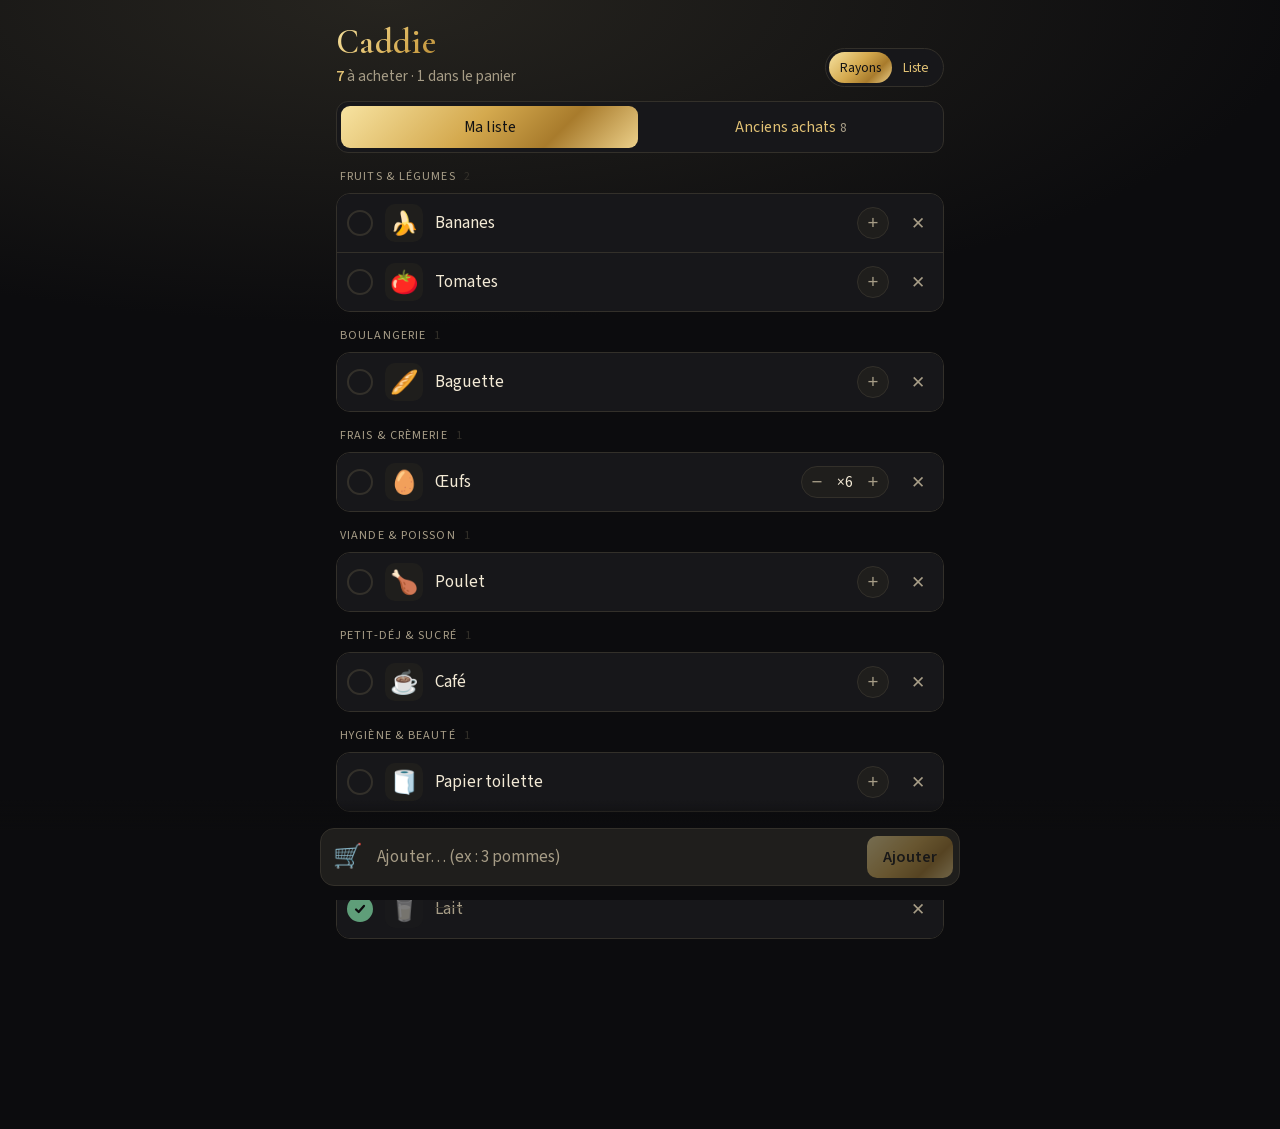
<file: courses/index.html>
<!DOCTYPE html>
<html lang="fr">
<head>
<meta charset="UTF-8">
<meta name="viewport" content="width=device-width, initial-scale=1, viewport-fit=cover">
<title>Caddie</title>
<meta name="claude:viewport-fit-sides" content="cover">
<meta name="color-scheme" content="dark">
<meta name="theme-color" content="#0c0c0e">
<meta name="mobile-web-app-capable" content="yes">
<meta name="apple-mobile-web-app-capable" content="yes">
<meta name="apple-mobile-web-app-status-bar-style" content="black-translucent">
<meta name="apple-mobile-web-app-title" content="Caddie">
<link rel="icon" href="icon-192.png">
<link rel="apple-touch-icon" href="icon-192.png">
<link rel="manifest" href="manifest.webmanifest">
<link rel="stylesheet" href="fonts/fonts.css">
<style>
  /* Une colonne : liste groupée par rayon, barre d'ajout fixée en bas. Palette des applis Dépenses / Coffre. */
  :root{
    --bg:#0c0c0e; --surface:#17171a; --surface2:#1f1e1c; --line:#33302a;
    --text:#f3ead6; --dim:#a69c86; --brass:#c89b3c; --brass2:#e2bd6a; --green:#5f9e79; --red:#c4635a;
    --sans:"Source Sans 3",system-ui,-apple-system,sans-serif; --serif:"Cormorant Garamond",Georgia,serif;
    color-scheme:dark;
  }
  *{box-sizing:border-box; -webkit-tap-highlight-color:transparent;}
  html,body{background:var(--bg);}
  body{margin:0; min-height:100vh; color:var(--text); font-family:var(--sans); font-size:16px; -webkit-font-smoothing:antialiased;
    padding-top:env(safe-area-inset-top,0px);}
  body::before{content:""; position:fixed; inset:0 0 auto; height:env(safe-area-inset-top,0px); z-index:10; background:var(--bg);}
  .wrap{max-width:640px; margin:0 auto; padding-left:max(16px,env(safe-area-inset-left,0px)); padding-right:max(16px,env(safe-area-inset-right,0px));
    padding-block:0 calc(190px + env(safe-area-inset-bottom,0px));}
  header{display:flex; align-items:flex-end; justify-content:space-between; gap:12px; padding:22px 0 14px;}
  h1{font-family:var(--serif); font-weight:600; font-size:2rem; margin:0; letter-spacing:-.01em;}
  .count{color:var(--dim); font-size:.9rem; margin-top:2px;}
  .count b{color:var(--brass2); font-weight:600;}
  .seg{display:flex; background:var(--surface); border:1px solid var(--line); border-radius:999px; padding:3px;}
  .seg button{border:0; background:none; color:var(--dim); font:inherit; font-size:.8rem; padding:6px 11px; border-radius:999px; cursor:pointer;}
  .seg button.on{background:var(--surface2); color:var(--text);}

  .tabs{display:flex; gap:4px; background:var(--surface); border:1px solid var(--line); border-radius:12px; padding:4px; margin:0 0 6px;}
  .tabs button{flex:1; border:0; background:none; color:var(--dim); font:inherit; font-size:.92rem; font-weight:500; padding:10px 8px; border-radius:9px; cursor:pointer;}
  .tabs button.on{background:var(--surface2); color:var(--brass2);}
  .tabs .n{font-size:.78rem; color:var(--dim); margin-left:4px; font-variant-numeric:tabular-nums;}
  .search{width:100%; margin:8px 0 2px; padding:12px 14px; background:var(--surface2); border:1px solid var(--line); border-radius:12px; color:var(--text); font:inherit;}
  .search:focus{outline:none; border-color:var(--brass);}
  .old .sub{display:block; font-size:.78rem; color:var(--dim); margin-top:2px;}
  .old .name{cursor:default;}
  .addold{flex:none; font:inherit; font-size:.88rem; font-weight:600; height:36px; padding:0 12px; border-radius:10px; cursor:pointer; background:none; border:1px solid var(--brass); color:var(--brass2);}
  .inlist{flex:none; font-size:.82rem; color:var(--green); padding:0 6px;}
  .group{margin-top:14px;}
  .ghead{display:flex; align-items:center; gap:8px; font-size:.72rem; letter-spacing:.09em; text-transform:uppercase; color:var(--dim); margin:0 0 8px 4px;}
  .ghead span.n{color:var(--line); font-variant-numeric:tabular-nums;}
  .list{background:var(--surface); border:1px solid var(--line); border-radius:14px; overflow:hidden;}
  .item{display:flex; align-items:center; gap:12px; padding:10px 8px 10px 10px; border-top:1px solid var(--line); min-height:58px; touch-action:pan-y; transition:transform .18s ease, opacity .18s ease; background:var(--surface);}
  .item:first-child{border-top:0;}
  .check{flex:none; width:26px; height:26px; border-radius:50%; border:2px solid var(--line); display:grid; place-items:center; background:none; padding:0; cursor:pointer;}
  .check svg{width:14px; height:14px; opacity:0;}
  .emo{flex:none; width:38px; height:38px; border-radius:10px; background:var(--surface2); display:grid; place-items:center; font-size:1.35rem; line-height:1;}
  .name{flex:1; min-width:0; font-size:1rem; overflow-wrap:anywhere; cursor:pointer; padding:6px 0;}
  .qty{flex:none; display:flex; align-items:center; background:var(--surface2); border:1px solid var(--line); border-radius:999px; height:32px;}
  .qty button{border:0; background:none; color:var(--dim); width:30px; height:30px; font-size:1.1rem; cursor:pointer; padding:0;}
  .qty .v{min-width:26px; text-align:center; font-variant-numeric:tabular-nums; font-size:.9rem; color:var(--text);}
  .qty.one .v{display:none;}
  .qty.one .minus{display:none;}
  .del{flex:none; border:0; background:none; color:var(--dim); width:34px; height:34px; border-radius:8px; cursor:pointer; font-size:1rem; padding:0;}
  .del:active{color:var(--red);}
  .item.done .check{border-color:var(--green); background:var(--green);}
  .item.done .check svg{opacity:1;}
  .item.done .name{color:var(--dim); text-decoration:line-through; text-decoration-color:var(--line);}
  .item.done .emo{opacity:.45; filter:grayscale(.6);}
  .item.done .qty{display:none;}
  .item.swiping{transition:none;}

  .basket-head{display:flex; align-items:center; justify-content:space-between; margin:26px 0 8px 4px;}
  .basket-head .ghead{margin:0; color:var(--green);}
  .linkbtn{border:0; background:none; color:var(--brass); font:inherit; font-size:.85rem; cursor:pointer; padding:6px 4px;}

  .empty{text-align:center; padding:56px 16px 24px; color:var(--dim);}
  .empty .big{font-size:3rem;}
  .empty h2{font-family:var(--serif); font-weight:600; color:var(--text); font-size:1.35rem; margin:10px 0 6px;}
  .empty p{margin:0 auto; max-width:30ch; line-height:1.5; font-size:.95rem;}

  .bar{position:fixed; left:0; right:0; bottom:0; z-index:5; background:linear-gradient(to top, var(--bg) 70%, transparent);
    padding:28px max(16px,env(safe-area-inset-right,0px)) calc(14px + env(safe-area-inset-bottom,0px)) max(16px,env(safe-area-inset-left,0px));}
  .bar-in{max-width:640px; margin:0 auto;}
  .chips{display:flex; gap:8px; overflow-x:auto; padding:2px 0 10px; scrollbar-width:none;}
  .chips::-webkit-scrollbar{display:none;}
  .chip{flex:none; display:flex; align-items:center; gap:6px; background:var(--surface); border:1px solid var(--line); color:var(--text); border-radius:999px; padding:7px 12px 7px 10px; font:inherit; font-size:.88rem; cursor:pointer; white-space:nowrap;}
  .chip:active{border-color:var(--brass);}
  .chip .plus{color:var(--brass);}
  form.add{display:flex; gap:8px; align-items:center; background:var(--surface2); border:1px solid var(--line); border-radius:14px; padding:6px 6px 6px 8px;}
  form.add:focus-within{border-color:var(--brass);}
  .preview{flex:none; width:38px; height:38px; display:grid; place-items:center; font-size:1.4rem; border-radius:10px; transition:transform .15s ease;}
  .preview.pop{transform:scale(1.18);}
  #newItem{flex:1; min-width:0; border:0; background:none; color:var(--text); font:inherit; font-size:1rem; padding:10px 2px; outline:none;}
  #newItem::placeholder{color:var(--dim);}
  .addbtn{flex:none; background:var(--brass); color:#1a1508; border:0; border-radius:10px; font:inherit; font-weight:600; padding:0 16px; height:42px; cursor:pointer;}
  .addbtn:disabled{opacity:.4;}

  .toast{position:fixed; left:50%; transform:translateX(-50%) translateY(20px); bottom:calc(150px + env(safe-area-inset-bottom,0px)); z-index:6;
    background:var(--surface2); border:1px solid var(--line); color:var(--text); border-radius:12px; padding:10px 10px 10px 14px; display:flex; gap:12px; align-items:center;
    font-size:.92rem; opacity:0; pointer-events:none; transition:opacity .2s, transform .2s; max-width:calc(100% - 32px); box-shadow:0 8px 24px rgba(0,0,0,.35);}
  .toast.show{opacity:1; transform:translateX(-50%) translateY(0); pointer-events:auto;}
  .toast button{border:0; background:none; color:var(--brass2); font:inherit; font-weight:600; cursor:pointer; padding:4px 6px;}

  .ask{flex:none; display:flex; gap:6px; align-items:center;}
  .ask button{font:inherit; font-size:.88rem; border-radius:10px; height:38px; padding:0 12px; cursor:pointer; border:1px solid var(--line); background:var(--surface2); color:var(--dim);}
  .ask .yes{background:var(--brass); border-color:var(--brass); color:#1a1508; font-weight:600;}
  .ask .yes.back{background:var(--surface2); border-color:var(--brass); color:var(--brass2);}
  .ask .yes.red{background:var(--red); border-color:var(--red); color:#fff;}
  .item.asking.deling{box-shadow:inset 3px 0 0 var(--red);}
  .item.asking{background:var(--surface2); box-shadow:inset 3px 0 0 var(--brass);}
  .item.asking .emo{background:var(--surface);}
  .item.asking .check{display:none;}
  .item.asking .name{overflow-wrap:normal; overflow:hidden; text-overflow:ellipsis; white-space:nowrap;}
  @media (max-width:380px){ .ask button{padding:0 9px; font-size:.82rem;} }

  [hidden]{display:none!important;}
  .emo{border:0; color:inherit; cursor:pointer; padding:0;}
  .sheet-bg{position:fixed; inset:0; z-index:20; background:rgba(0,0,0,.55); display:flex; align-items:flex-end; justify-content:center;}
  .sheet{width:100%; max-width:640px; max-height:70vh; display:flex; flex-direction:column; background:var(--surface); border:1px solid var(--line); border-bottom:0; border-radius:18px 18px 0 0;
    padding:16px max(16px,env(safe-area-inset-right,0px)) calc(16px + env(safe-area-inset-bottom,0px)) max(16px,env(safe-area-inset-left,0px));}
  .sheet h3{font-family:var(--serif); font-weight:600; margin:0 0 4px; font-size:1.2rem;}
  .sheet p{margin:0 0 12px; color:var(--dim); font-size:.88rem;}
  .grid{overflow-y:auto; display:grid; grid-template-columns:repeat(auto-fill,minmax(48px,1fr)); gap:6px;}
  .grid button{border:1px solid transparent; background:var(--surface2); border-radius:10px; height:48px; font-size:1.5rem; cursor:pointer; padding:0;}
  .grid button.on{border-color:var(--brass);}
  button:focus-visible,.name:focus-visible{outline:2px solid var(--brass); outline-offset:2px;}
  @media (prefers-reduced-motion:reduce){*{transition:none!important;}}

/* Thème Métro Dodo : écriture dorée, or dégradé, noir chaud */
:root{--bg:#0c0c0e;--surface:#17171a;--surface2:#1f1e1c;--line:#33302a;--text:#f3ead6;--dim:#a69c86;--brass:#d4a94e;--brass2:#e2c275;--brass-dim:#8f7331;
--s:#17171a;--s2:#1f1e1c;--gold:#d4a94e;--gold2:#e2c275;--mdgold:linear-gradient(135deg,#f7e3a1 0%,#d4a94e 45%,#a87b2c 72%,#ecd08a 100%)}
html,body{background:radial-gradient(120% 60% at 30% 0%,#26241f 0%,#0c0c0e 60%) fixed,#0c0c0e!important}
html{font-size:106.25%}
body{font-family:"Source Sans 3",system-ui,-apple-system,"Segoe UI",sans-serif}
*{font-variant-numeric:lining-nums}
h1,.titre-or{font-family:"Cormorant Garamond","DejaVu Serif",Georgia,serif!important;background:var(--mdgold);-webkit-background-clip:text;background-clip:text;color:transparent!important;font-weight:600!important;letter-spacing:.01em}
h1 button,h1 span,h1 a{color:var(--text)}
.addbtn,.ask .yes,.tabs button.on,.seg button.on{background:var(--mdgold)!important;color:#111113!important;border-color:transparent!important}
.tabs button:not(.on),.seg button:not(.on){color:var(--brass2)}

</style>
</head>
<body>
<div class="wrap">
  <header>
    <div>
      <h1>Caddie</h1>
      <div class="count" id="count"></div>
    </div>
    <div class="seg" role="group" aria-label="Affichage">
      <button type="button" id="vRayon" class="on">Rayons</button>
      <button type="button" id="vListe">Liste</button>
    </div>
  </header>
  <nav class="tabs" aria-label="Onglets">
    <button type="button" id="tList" class="on">Ma liste</button>
    <button type="button" id="tOld">Anciens achats<span class="n" id="oldN"></span></button>
  </nav>
  <main id="main"></main>
  <section id="old" hidden>
    <input class="search" id="oldSearch" type="search" placeholder="Chercher un ancien achat…" aria-label="Chercher un ancien achat" autocomplete="off">
    <div id="oldList"></div>
  </section>
</div>

<div class="bar" id="bar">
  <div class="bar-in">
    <div class="chips" id="chips" aria-label="Souvent acheté"></div>
    <form class="add" id="addForm" autocomplete="off">
      <div class="preview" id="preview" aria-hidden="true">🛒</div>
      <input id="newItem" type="text" placeholder="Ajouter… (ex : 3 pommes)" enterkeyhint="done" aria-label="Produit à ajouter">
      <button class="addbtn" id="addBtn" type="submit" disabled>Ajouter</button>
    </form>
  </div>
</div>

<div class="sheet-bg" id="sheet" hidden>
  <div class="sheet" role="dialog" aria-labelledby="sheetTitle">
    <h3 id="sheetTitle">Choisir l’emoji</h3>
    <p id="sheetSub">Il sera gardé pour la prochaine fois.</p>
    <div class="grid" id="emoGrid"></div>
  </div>
</div>

<div class="toast" id="toast" role="status"><span id="toastMsg"></span><button type="button" id="toastBtn">Annuler</button></div>

<script>
(function(){
'use strict';

/* ---------- Rayons ---------- */
const CATS = {
  f:{label:'Fruits & légumes', emo:'🥕'},
  b:{label:'Boulangerie', emo:'🥖'},
  c:{label:'Frais & crèmerie', emo:'🧀'},
  v:{label:'Viande & poisson', emo:'🥩'},
  e:{label:'Épicerie', emo:'🥫'},
  s:{label:'Petit-déj & sucré', emo:'🍫'},
  g:{label:'Surgelés', emo:'🧊'},
  d:{label:'Boissons', emo:'🧃'},
  h:{label:'Hygiène & beauté', emo:'🧴'},
  m:{label:'Maison & entretien', emo:'🧽'},
  a:{label:'Bébé & animaux', emo:'🐾'},
  z:{label:'Autre', emo:'🛍️'}
};
const CAT_ORDER = ['f','b','c','v','e','s','g','d','h','m','a','z'];

/* ---------- Dictionnaire : mot-clé | emoji | rayon ---------- */
const DICT_SRC = `
pomme|🍎|f;pomme verte|🍏|f;pomme de terre|🥔|f;patate|🥔|f;patate douce|🍠|f;banane|🍌|f;poire|🍐|f;orange|🍊|f;mandarine|🍊|f;clementine|🍊|f;citron|🍋|f;citron vert|🍋|f;
raisin|🍇|f;fraise|🍓|f;framboise|🍓|f;myrtille|🫐|f;cerise|🍒|f;peche|🍑|f;nectarine|🍑|f;abricot|🍑|f;prune|🍑|f;ananas|🍍|f;mangue|🥭|f;kiwi|🥝|f;melon|🍈|f;pasteque|🍉|f;
noix de coco|🥥|f;coco|🥥|f;avocat|🥑|f;tomate|🍅|f;tomate cerise|🍅|f;carotte|🥕|f;salade|🥬|f;laitue|🥬|f;mache|🥬|f;roquette|🥬|f;epinard|🥬|f;chou|🥬|f;chou fleur|🥦|f;brocoli|🥦|f;
concombre|🥒|f;courgette|🥒|f;cornichon|🥒|e;aubergine|🍆|f;poivron|🫑|f;piment|🌶️|f;mais|🌽|f;oignon|🧅|f;echalote|🧅|f;ail|🧄|f;champignon|🍄|f;haricot vert|🫛|f;petit pois|🫛|f;
poireau|🥬|f;radis|🥕|f;navet|🥕|f;betterave|🍠|f;celeri|🥬|f;fenouil|🥬|f;asperge|🥬|f;artichaut|🥬|f;potiron|🎃|f;citrouille|🎃|f;courge|🎃|f;butternut|🎃|f;
persil|🌿|f;basilic|🌿|f;coriandre|🌿|f;menthe|🌿|f;ciboulette|🌿|f;thym|🌿|f;gingembre|🫚|f;fruit|🍎|f;legume|🥕|f;
pain|🍞|b;baguette|🥖|b;pain de mie|🍞|b;croissant|🥐|b;pain au chocolat|🥐|b;chocolatine|🥐|b;brioche|🍞|b;viennoiserie|🥐|b;bagel|🥯|b;tortilla|🫓|b;wrap|🫓|b;pita|🫓|b;
lait|🥛|c;lait d amande|🥛|d;fromage|🧀|c;emmental|🧀|c;gruyere|🧀|c;comte|🧀|c;camembert|🧀|c;brie|🧀|c;mozzarella|🧀|c;parmesan|🧀|c;chevre|🧀|c;feta|🧀|c;raclette|🧀|c;rape|🧀|c;
beurre|🧈|c;margarine|🧈|c;creme|🥛|c;creme fraiche|🥛|c;yaourt|🥛|c;yogourt|🥛|c;skyr|🥛|c;fromage blanc|🥛|c;petit suisse|🥛|c;oeuf|🥚|c;dessert|🍮|c;flan|🍮|c;creme dessert|🍮|c;
jambon|🍖|v;lardon|🥓|v;bacon|🥓|v;saucisson|🥓|v;chorizo|🥓|v;saucisse|🌭|v;knacki|🌭|v;merguez|🌭|v;poulet|🍗|v;dinde|🍗|v;cuisse|🍗|v;viande|🥩|v;boeuf|🥩|v;steak|🥩|v;
steak hache|🍔|v;hache|🍔|v;porc|🥩|v;cote|🥩|v;veau|🥩|v;agneau|🥩|v;roti|🥩|v;escalope|🥩|v;poisson|🐟|v;saumon|🍣|v;cabillaud|🐟|v;colin|🐟|v;thon|🐟|e;sardine|🐟|e;crevette|🦐|v;
moule|🦪|v;surimi|🦀|v;pate|🍝|e;pates|🍝|e;spaghetti|🍝|e;tagliatelle|🍝|e;penne|🍝|e;coquillette|🍝|e;lasagne|🍝|e;nouille|🍜|e;riz|🍚|e;semoule|🍚|e;quinoa|🍚|e;
farine|🌾|e;sucre|🧂|e;sel|🧂|e;poivre|🧂|e;epice|🧂|e;huile|🫒|e;huile d olive|🫒|e;olive|🫒|e;vinaigre|🍶|e;moutarde|🌭|e;ketchup|🍅|e;mayonnaise|🥚|e;mayo|🥚|e;sauce|🥫|e;
sauce tomate|🥫|e;concentre|🥫|e;conserve|🥫|e;boite|🥫|e;soupe|🥣|e;bouillon|🥣|e;lentille|🫘|e;pois chiche|🫘|e;haricot|🫘|e;flageolet|🫘|e;chips|🥔|e;cacahuete|🥜|e;
noix|🌰|e;amande|🌰|e;noisette|🌰|e;pistache|🥜|e;apero|🥨|e;cracker|🍘|e;biscuit apero|🥨|e;levure|🌾|e;pizza|🍕|e;
cafe|☕|s;the|🍵|s;tisane|🍵|s;cacao|🍫|s;chocolat|🍫|s;nutella|🍫|s;pate a tartiner|🍫|s;confiture|🍯|s;miel|🍯|s;cereale|🥣|s;muesli|🥣|s;flocon d avoine|🥣|s;biscuit|🍪|s;
gateau|🍰|s;cookie|🍪|s;madeleine|🧁|s;compote|🍎|s;bonbon|🍬|s;sucette|🍭|s;crepe|🥞|s;gaufre|🧇|s;
glace|🍨|g;surgele|🧊|g;frite|🍟|g;glacon|🧊|g;
eau|💧|d;eau gazeuse|💧|d;jus|🧃|d;jus d orange|🧃|d;soda|🥤|d;coca|🥤|d;limonade|🥤|d;sirop|🧃|d;biere|🍺|d;vin|🍷|d;vin rouge|🍷|d;vin blanc|🥂|d;rose|🍷|d;champagne|🍾|d;
cidre|🍺|d;whisky|🥃|d;rhum|🥃|d;pastis|🥃|d;
dentifrice|🪥|h;brosse a dent|🪥|h;shampoing|🧴|h;shampooing|🧴|h;apres shampoing|🧴|h;gel douche|🧴|h;savon|🧼|h;deodorant|🧴|h;deo|🧴|h;creme solaire|🧴|h;rasoir|🪒|h;
coton|☁️|h;mouchoir|🤧|h;papier toilette|🧻|h;pq|🧻|h;serviette hygienique|🩹|h;tampon|🩹|h;pansement|🩹|h;medicament|💊|h;doliprane|💊|h;parfum|🌸|h;maquillage|💄|h;
lessive|🧺|m;adoucissant|🧺|m;liquide vaisselle|🧽|m;pastille lave vaisselle|🧽|m;eponge|🧽|m;javel|🧴|m;nettoyant|🧴|m;sac poubelle|🗑️|m;poubelle|🗑️|m;essuie tout|🧻|m;sopalin|🧻|m;
papier alu|📜|m;aluminium|📜|m;film|📜|m;pile|🔋|m;ampoule|💡|m;bougie|🕯️|m;allumette|🔥|m;
couche|👶|a;lingette|👶|a;petit pot|🍼|a;lait bebe|🍼|a;croquette|🐾|a;patee|🐾|a;litiere|🐱|a;chat|🐱|a;chien|🐶|a;
fleur|💐|z;journal|📰|z;cadeau|🎁|z;
yoghourt|🥛|c;yogurt|🥛|c;yaourt grec|🥛|c;danette|🍮|c;activia|🥛|c;actimel|🥛|c;kefir|🥛|c;lait de coco|🥥|e;lait d avoine|🥛|d;lait de soja|🥛|d;lait demi ecreme|🥛|c;lait entier|🥛|c;lait concentre|🥛|e;
creme liquide|🥛|c;creme epaisse|🥛|c;chantilly|🍦|c;mascarpone|🧀|c;ricotta|🧀|c;burrata|🧀|c;cheddar|🧀|c;gouda|🧀|c;edam|🧀|c;roquefort|🧀|c;bleu|🧀|c;reblochon|🧀|c;tomme|🧀|c;cantal|🧀|c;
munster|🧀|c;mimolette|🧀|c;saint nectaire|🧀|c;coulommiers|🧀|c;babybel|🧀|c;kiri|🧀|c;vache qui rit|🧀|c;boursin|🧀|c;st moret|🧀|c;fromage rape|🧀|c;halloumi|🧀|c;pecorino|🧀|c;gorgonzola|🧀|c;
oeufs|🥚|c;oeuf frais|🥚|c;pate brisee|🥧|c;pate feuilletee|🥧|c;pate sablee|🥧|c;pate a pizza|🍕|c;quiche|🥧|c;tarte|🥧|s;
abricot sec|🍑|e;figue|🍑|f;datte|🌴|e;grenade|🍎|f;litchi|🍒|f;fruit de la passion|🥭|f;papaye|🥭|f;goyave|🥭|f;kaki|🍅|f;pamplemousse|🍊|f;coing|🍐|f;mure|🫐|f;groseille|🍒|f;cassis|🫐|f;
rhubarbe|🥬|f;canneberge|🍒|f;cranberry|🍒|f;raisin sec|🍇|e;pruneau|🍑|e;fruit sec|🥜|e;fruits rouges|🍓|f;clementines|🍊|f;citron jaune|🍋|f;lime|🍋|f;plantain|🍌|f;
potimarron|🎃|f;panais|🥕|f;topinambour|🥔|f;endive|🥬|f;chicoree|🥬|f;cresson|🥬|f;blette|🥬|f;chou rouge|🥬|f;chou de bruxelles|🥬|f;chou kale|🥬|f;kale|🥬|f;pak choi|🥬|f;
salade verte|🥬|f;batavia|🥬|f;iceberg|🥬|f;feve|🫛|f;edamame|🫛|f;pousse de soja|🌱|f;germe|🌱|f;gousse d ail|🧄|f;oignon rouge|🧅|f;oignon nouveau|🧅|f;cebette|🧅|f;
pomme de terre nouvelle|🥔|f;grenaille|🥔|f;cerfeuil|🌿|f;estragon|🌿|f;aneth|🌿|f;romarin|🌿|f;laurier|🌿|f;sauge|🌿|f;origan|🌿|e;herbes de provence|🌿|e;curcuma|🧂|e;
cumin|🧂|e;paprika|🧂|e;curry|🍛|e;cannelle|🧂|e;muscade|🧂|e;vanille|🌼|e;safran|🧂|e;piment d espelette|🌶️|e;gros sel|🧂|e;fleur de sel|🧂|e;bicarbonate|🧂|m;
pain complet|🍞|b;pain aux cereales|🍞|b;pain de campagne|🍞|b;pain burger|🍔|b;pain hamburger|🍔|b;pain hot dog|🌭|b;pain pita|🫓|b;naan|🫓|b;biscotte|🍞|s;pain grille|🍞|s;
pain d epice|🍞|s;cracotte|🍞|s;galette|🫓|b;galette de riz|🍘|e;blinis|🥞|c;pancake|🥞|s;muffin|🧁|s;donut|🍩|s;beignet|🍩|s;macaron|🍪|s;eclair|🍰|b;tarte au citron|🥧|b;
mille feuille|🍰|b;flan patissier|🍮|b;chouquette|🥐|b;pain aux raisins|🥐|b;croissants|🥐|b;baguettes|🥖|b;ficelle|🥖|b;tradition|🥖|b;fougasse|🫓|b;
filet de poulet|🍗|v;blanc de poulet|🍗|v;aiguillette|🍗|v;nugget|🍗|g;cordon bleu|🍗|v;pilon|🍗|v;aile de poulet|🍗|v;canard|🦆|v;magret|🦆|v;lapin|🐇|v;pintade|🍗|v;caille|🍗|v;
entrecote|🥩|v;bavette|🥩|v;faux filet|🥩|v;rumsteck|🥩|v;filet mignon|🥩|v;cote de porc|🥩|v;cote de boeuf|🥩|v;echine|🥩|v;travers|🍖|v;ribs|🍖|v;gigot|🍖|v;souris d agneau|🍖|v;
boeuf bourguignon|🥩|v;pot au feu|🥩|v;blanquette|🥩|v;osso bucco|🥩|v;viande hachee|🍔|v;boulette|🧆|v;burger|🍔|v;hamburger|🍔|v;kebab|🥙|v;gyros|🥙|v;cuisse de poulet|🍗|v;
jambon blanc|🍖|v;jambon cru|🍖|v;jambon de parme|🍖|v;serrano|🍖|v;prosciutto|🍖|v;coppa|🥓|v;pancetta|🥓|v;salami|🥓|v;rosette|🥓|v;pate de campagne|🍖|v;rillette|🍖|v;
foie gras|🍖|v;boudin|🌭|v;andouillette|🌭|v;chipolata|🌭|v;saucisse de strasbourg|🌭|v;saucisse de toulouse|🌭|v;hot dog|🌭|v;
filet de saumon|🍣|v;saumon fume|🍣|v;truite|🐟|v;dorade|🐟|v;bar|🐟|v;loup|🐟|v;merlu|🐟|v;lieu|🐟|v;sole|🐟|v;maquereau|🐟|e;hareng|🐟|e;anchois|🐟|e;morue|🐟|v;
lotte|🐟|v;espadon|🐟|v;tilapia|🐟|v;poisson pane|🐟|g;fish stick|🐟|g;calamar|🦑|v;encornet|🦑|v;seiche|🦑|v;poulpe|🐙|v;huitre|🦪|v;saint jacques|🐚|v;coquille|🐚|v;
homard|🦞|v;langouste|🦞|v;langoustine|🦐|v;crabe|🦀|v;bulot|🐚|v;bigorneau|🐚|v;oursin|🐚|v;fruits de mer|🦐|v;tarama|🐟|c;sushi|🍣|v;maki|🍣|v;sashimi|🍣|v;
tofu|🧈|c;tempeh|🧈|c;seitan|🧈|c;steak vegetal|🍔|c;falafel|🧆|c;houmous|🫘|c;guacamole|🥑|c;tzatziki|🥒|c;taboule|🥗|c;salade composee|🥗|c;carottes rapees|🥕|c;
macaroni|🍝|e;fusilli|🍝|e;farfalle|🍝|e;linguine|🍝|e;ravioli|🥟|c;tortellini|🥟|c;gnocchi|🥔|c;raviole|🥟|c;spatzle|🍝|e;nouilles chinoises|🍜|e;ramen|🍜|e;udon|🍜|e;soba|🍜|e;vermicelle|🍜|e;
riz basmati|🍚|e;riz thai|🍚|e;riz complet|🍚|e;risotto|🍚|e;riz rond|🍚|e;boulgour|🍚|e;couscous|🍚|e;polenta|🌽|e;sarrasin|🌾|e;avoine|🌾|e;flocon|🥣|s;maizena|🌾|e;fecule|🌾|e;
chapelure|🍞|e;levure chimique|🌾|e;sucre glace|🧂|e;sucre roux|🧂|e;cassonade|🧂|e;sucre vanille|🧂|e;edulcorant|🧂|e;sirop d erable|🍁|s;caramel|🍮|s;
huile de tournesol|🌻|e;huile de colza|🫒|e;huile de sesame|🫒|e;vinaigre balsamique|🍶|e;sauce soja|🥢|e;sauce pesto|🌿|e;pesto|🌿|e;sauce bolognaise|🥫|e;sauce barbecue|🥫|e;
sauce piquante|🌶️|e;tabasco|🌶️|e;harissa|🌶️|e;sriracha|🌶️|e;sauce samourai|🥫|e;sauce blanche|🥫|e;vinaigrette|🥗|e;cornichons|🥒|e;capre|🫒|e;tapenade|🫒|e;
coulis de tomate|🥫|e;tomate pelee|🥫|e;double concentre|🥫|e;mais en boite|🌽|e;haricot rouge|🫘|e;haricot blanc|🫘|e;petits pois carottes|🫛|e;ratatouille|🥫|e;cassoulet|🥫|e;
raviolis en boite|🥫|e;choucroute|🥬|v;paella|🥘|v;lasagnes|🍝|g;hachis parmentier|🥔|g;gratin|🥔|c;puree|🥔|e;
pop corn|🍿|e;popcorn|🍿|e;cacahuetes|🥜|e;noix de cajou|🥜|e;cajou|🥜|e;noix de pecan|🌰|e;noix du bresil|🌰|e;graine|🌱|e;graines de chia|🌱|e;sesame|🌱|e;olives|🫒|e;
tortilla chips|🌮|e;nachos|🌮|e;bretzel|🥨|e;crackers|🍘|e;tuc|🍘|e;curly|🥨|e;taco|🌮|e;burrito|🌯|e;fajita|🌯|e;kit fajitas|🌯|e;
pate a tartiner|🍫|s;beurre de cacahuete|🥜|s;speculoos|🍪|s;petit beurre|🍪|s;prince|🍪|s;oreo|🍪|s;granola|🥣|s;barre de cereales|🍫|s;barre chocolatee|🍫|s;
chocolat noir|🍫|s;chocolat au lait|🍫|s;chocolat blanc|🍫|s;tablette|🍫|s;kinder|🍫|s;bonbons|🍬|s;chewing gum|🍬|s;guimauve|🍡|s;marshmallow|🍡|s;reglisse|🍬|s;
cafe moulu|☕|s;cafe en grain|☕|s;capsule|☕|s;dosette|☕|s;nespresso|☕|s;cafe soluble|☕|s;the vert|🍵|s;the noir|🍵|s;infusion|🍵|s;chocolat en poudre|🍫|s;
glace vanille|🍨|g;sorbet|🍧|g;esquimau|🍦|g;cone|🍦|g;magnum|🍦|g;buche glacee|🍨|g;legumes surgeles|🧊|g;epinards surgeles|🥬|g;pizza surgelee|🍕|g;poelee|🍳|g;
eau minerale|💧|d;eau petillante|💧|d;perrier|💧|d;badoit|💧|d;evian|💧|d;cristaline|💧|d;jus de pomme|🧃|d;jus de raisin|🧃|d;jus multifruit|🧃|d;smoothie|🥤|d;
coca cola|🥤|d;pepsi|🥤|d;fanta|🥤|d;sprite|🥤|d;orangina|🥤|d;ice tea|🥤|d;the glace|🥤|d;oasis|🧃|d;boisson energisante|🥤|d;red bull|🥤|d;
biere blonde|🍺|d;biere brune|🍺|d;pack de biere|🍻|d;vin rose|🍷|d;prosecco|🥂|d;cremant|🍾|d;mousseux|🍾|d;vodka|🍸|d;gin|🍸|d;tequila|🥃|d;porto|🍷|d;martini|🍸|d;
liqueur|🥃|d;cognac|🥃|d;armagnac|🥃|d;calvados|🥃|d;sake|🍶|d;sangria|🍷|d;
brosse a dents|🪥|h;fil dentaire|🪥|h;bain de bouche|🪥|h;gel|🧴|h;mousse a raser|🪒|h;lame de rasoir|🪒|h;coton tige|☁️|h;demaquillant|🧴|h;creme hydratante|🧴|h;
lait corporel|🧴|h;vernis|💅|h;protege slip|🩹|h;mouchoirs|🤧|h;paracetamol|💊|h;ibuprofene|💊|h;vitamine|💊|h;
liquide vaisselle|🧽|m;tablette lave vaisselle|🧽|m;sel lave vaisselle|🧂|m;produit vaisselle|🧽|m;spray|🧴|m;desinfectant|🧴|m;vinaigre blanc|🍶|m;
serpillere|🧹|m;balai|🧹|m;gant|🧤|m;sac congelation|🛍️|m;papier cuisson|📜|m;film alimentaire|📜|m;sac|🛍️|m;assiette|🍽️|m;gobelet|🥤|m;
serviette|🧻|m;serviette en papier|🧻|m;essuie mains|🧻|m;desodorisant|🌸|m;insecticide|🦟|m;anti moustique|🦟|m;charbon|🔥|m;
couches|👶|a;lait infantile|🍼|a;biberon|🍼|a;tetine|🍼|a;nourriture chat|🐱|a;nourriture chien|🐶|a;friandise|🦴|a;os|🦴|a;
pizza|🍕|e;quiche lorraine|🥧|c;sandwich|🥪|c;croque monsieur|🥪|c;salade toute prete|🥗|c;plat prepare|🍱|c;soupe miso|🍲|e;gaspacho|🥣|d;veloute|🥣|e;nem|🥟|g;samoussa|🥟|g;
dim sum|🥟|g;gyoza|🥟|g;raviolis chinois|🥟|g;riz cantonais|🍚|g;onigiri|🍙|c;bento|🍱|c;curry vert|🍛|e;lait de coco|🥥|e;wasabi|🌶️|e;gingembre marine|🫚|e;
dattes|🌴|e;miel|🍯|s;yaourt nature|🥛|c;yaourt aux fruits|🥛|c;fromage frais|🧀|c;faisselle|🥛|c;compote a boire|🍎|s;gourde|🍎|s
`;
function norm(s){
  return s.toLowerCase().normalize('NFD').replace(/[̀-ͯ]/g,'').replace(/œ/g,'oe').replace(/æ/g,'ae')
    .replace(/['’\-_.,;:!?()]/g,' ').replace(/\s+/g,' ').trim();
}
function sing(w){ if(w.length>3 && /(s|x)$/.test(w)) return w.slice(0,-1); return w; }
function toks(s){ return norm(s).split(' ').filter(Boolean).map(sing); }
const DICT = DICT_SRC.split(';').map(x=>x.trim()).filter(Boolean).map(x=>{
  const [k,e,c] = x.split('|'); return {t:toks(k), e, c};
});
function lev(a,b,max){
  if(Math.abs(a.length-b.length)>max) return max+1;
  let prev=Array.from({length:b.length+1},(_,j)=>j);
  for(let i=1;i<=a.length;i++){
    const cur=[i]; let rowMin=i;
    for(let j=1;j<=b.length;j++){
      cur[j]=Math.min(prev[j]+1,cur[j-1]+1,prev[j-1]+(a[i-1]===b[j-1]?0:1));
      if(i>1&&j>1&&a[i-1]===b[j-2]&&a[i-2]===b[j-1]) cur[j]=Math.min(cur[j],prev[j-2]+1);
      rowMin=Math.min(rowMin,cur[j]);
    }
    if(rowMin>max) return max+1; prev=cur;
  }
  return prev[b.length];
}
// 0 = identique, 1 = faute de frappe, 2 = début du mot (en train d'écrire), -1 = différent
function close(w,k,last){
  if(w===k) return 0;
  if(k.length>=4 && w.length>=3){
    const tol = k.length>=7 ? 2 : 1;
    if(lev(w,k,tol)<=tol) return 1;
  }
  if(last && w.length>=3 && k.startsWith(w)) return 2;
  return -1;
}
function guess(name){
  const t = toks(name); if(!t.length) return null;
  let best=null;
  for(const d of DICT){
    const L=d.t.length;
    for(let i=0;i+L<=t.length;i++){
      let ok=true, pen=0;
      for(let j=0;j<L;j++){ const r=close(t[i+j],d.t[j], i+j===t.length-1); if(r<0){ok=false;break;} pen+=r; }
      if(ok){
        // le premier mot compte le plus (« yaourt à la fraise » = yaourt), puis le plus long, puis le plus exact
        const score = -i*10 + L*2 - pen;
        if(!best || score>best.s) best={e:d.e,c:d.c,s:score};
        break;
      }
    }
  }
  return best;
}

/* ---------- Saisie : « 3 pommes », « pommes x3 » ---------- */
function parse(raw){
  let s = raw.trim().replace(/\s+/g,' '); let q=1, m;
  if((m = s.match(/^(\d{1,2})\s+(?!(?:kg|g|gr|l|cl|ml)\b)(.+)$/i))){ q=+m[1]; s=m[2]; }
  else if((m = s.match(/^(.+?)\s*[x×*]\s*(\d{1,2})$/i))){ s=m[1]; q=+m[2]; }
  s = s.charAt(0).toUpperCase()+s.slice(1);
  return {name:s, qty:Math.max(1,Math.min(99,q||1))};
}

/* ---------- Stockage ---------- */
const KEY='courses-v1';
const store = {
  load(){ try{ const d=JSON.parse(localStorage.getItem(KEY)||'null'); if(d&&Array.isArray(d.items)) return d; }catch(e){} return null; },
  save(){ try{ localStorage.setItem(KEY, JSON.stringify(state)); }catch(e){} }
};
let state = store.load() || {
  view:'rayon', items:[], hist:{}
};
if(!state.hist) state.hist={};
const uid=()=>Date.now().toString(36)+Math.random().toString(36).slice(2,6);

/* ---------- Éléments ---------- */
const $=id=>document.getElementById(id);
const main=$('main'), input=$('newItem'), preview=$('preview'), addBtn=$('addBtn'), chips=$('chips');

/* ---------- Actions ---------- */
function addItem(raw){
  const p=parse(raw); if(!p.name) return;
  const key=norm(p.name);
  const ex=state.items.find(i=>norm(i.name)===key);
  if(ex){ ex.qty = ex.done ? p.qty : (ex.qty + p.qty); ex.done=false; }
  else {
    const g=guess(p.name), h=state.hist[key];
    state.items.unshift({id:uid(), name:p.name, qty:p.qty, done:false, emo:(h&&h.custom&&h.emo)||(g&&g.e)||(h&&h.emo)||'🛒', cat:(g&&g.c)||(h&&h.cat)||'z'});
  }
  const it=state.items.find(i=>norm(i.name)===key);
  const h=state.hist[key]||{name:p.name, n:0};
  h.n++; h.name=p.name; if(!h.custom) h.emo=it.emo; h.cat=it.cat; h.t=Date.now(); state.hist[key]=h;
  store.save(); render();
}
/* Toucher un produit demande d'abord confirmation */
let askClear=false;
let askId=null, askT=null, askMode='cart';
function ask(id,mode='cart'){ askId = (askId===id && askMode===mode) ? null : id; askMode=mode; clearTimeout(askT); if(askId) askT=setTimeout(()=>{ askId=null; render(); },6000); render(); }
function toggle(id){ askId=null; clearTimeout(askT); const it=state.items.find(i=>i.id===id); if(!it) return; it.done=!it.done; store.save(); render(); }
function setQty(id,d){ const it=state.items.find(i=>i.id===id); if(!it) return; it.qty=Math.max(1,Math.min(99,it.qty+d)); store.save(); render(); }
let undo=null, toastT=null;
function removeItem(id){
  const idx=state.items.findIndex(i=>i.id===id); if(idx<0) return;
  const [it]=state.items.splice(idx,1); store.save(); render();
  showToast(`${it.emo} ${it.name} supprimé`, ()=>{ state.items.splice(idx,0,it); });
}
function clearBasket(){
  const removed=state.items.map((it,idx)=>({it,idx})).filter(x=>x.it.done);
  if(!removed.length) return;
  state.items=state.items.filter(i=>!i.done); store.save(); render();
  showToast(`Panier vidé (${removed.length})`, ()=>{ removed.forEach(r=>state.items.splice(r.idx,0,r.it)); });
}
function showToast(msg, onUndo){
  $('toastMsg').textContent=msg; undo=onUndo; $('toast').classList.add('show');
  clearTimeout(toastT); toastT=setTimeout(()=>{ $('toast').classList.remove('show'); undo=null; }, 4500);
}
$('toastBtn').addEventListener('click',()=>{ if(undo){ undo(); undo=null; store.save(); render(); } $('toast').classList.remove('show'); });

/* ---------- Rendu ---------- */
const esc=s=>s.replace(/[&<>"']/g,c=>({'&':'&amp;','<':'&lt;','>':'&gt;','"':'&quot;',"'":'&#39;'}[c]));
const CHECK='<svg viewBox="0 0 16 16" fill="none" stroke="#0c0c0e" stroke-width="2.6" stroke-linecap="round" stroke-linejoin="round"><path d="M3.5 8.5l3 3 6-7"/></svg>';
function row(it){
  const asking = askId===it.id, del = asking && askMode==='del';
  return `<div class="item${it.done?' done':''}${asking?' asking':''}${del?' deling':''}" data-id="${it.id}">
    <button class="check" data-act="toggle" aria-label="${it.done?'Remettre':'Cocher'} ${esc(it.name)}">${CHECK}</button>
    <button class="emo" data-act="emo" aria-label="Changer l’emoji">${it.emo}</button>
    <div class="name" data-act="toggle" tabindex="-1">${esc(it.name)}</div>
    ${asking ? `<div class="ask">
      <button type="button" data-act="no">Non</button>
      ${del ? `<button type="button" class="yes red" data-act="yes">Supprimer</button>` : `<button type="button" class="yes${it.done?' back':''}" data-act="yes">${it.done?'Remettre':'Au panier'}</button>`}
    </div>` : `<div class="qty${it.qty<=1?' one':''}">
      <button class="minus" data-act="minus" aria-label="Moins">−</button><span class="v">×${it.qty}</span><button data-act="plus" aria-label="Plus">+</button>
    </div>
    <button class="del" data-act="del" aria-label="Supprimer ${esc(it.name)}">✕</button>`}
  </div>`;
}
function render(){
  const abc=(x,y)=>x.name.localeCompare(y.name,'fr',{sensitivity:'base',numeric:true});
  const todo=state.items.filter(i=>!i.done).sort(abc), done=state.items.filter(i=>i.done).sort(abc);
  $('count').innerHTML = state.items.length
    ? (todo.length ? `<b>${todo.length}</b> à acheter${done.length?` · ${done.length} dans le panier`:''}` : `Tout est dans le panier 🎉`)
    : 'Liste vide';
  $('vRayon').classList.toggle('on', state.view==='rayon'); $('vListe').classList.toggle('on', state.view!=='rayon');
  let html='';
  if(!state.items.length){
    html=`<div class="empty"><div class="big">🧺</div><h2>Rien à acheter</h2><p>Tape un produit en bas, l’emoji et le rayon se mettent tout seuls.</p></div>`;
  } else {
    if(todo.length){
      if(state.view==='rayon'){
        for(const c of CAT_ORDER){
          const g=todo.filter(i=>i.cat===c); if(!g.length) continue;
          html+=`<section class="group"><div class="ghead">${CATS[c].label} <span class="n">${g.length}</span></div><div class="list">${g.map(row).join('')}</div></section>`;
        }
      } else {
        html+=`<section class="group"><div class="list">${todo.map(row).join('')}</div></section>`;
      }
    }
    if(done.length){
      html+=`<div class="basket-head"><div class="ghead">✓ Dans le panier <span class="n">${done.length}</span></div>${askClear ? `<div class="ask"><button type="button" data-act="clearNo">Non</button><button type="button" class="yes red" data-act="clearYes">Vider</button></div>` : `<button class="linkbtn" data-act="clear">Vider le panier</button>`}</div>
        <div class="list">${done.map(row).join('')}</div>`;
    }
  }
  main.innerHTML=html;
  renderChips();
  renderTabs();
}

/* ---------- Onglet « Anciens achats » ---------- */
let tab='list', forgetKey=null;
function renderTabs(){
  const isOld = tab==='old';
  $('tList').classList.toggle('on',!isOld); $('tOld').classList.toggle('on',isOld);
  main.hidden=isOld; $('old').hidden=!isOld; $('bar').hidden=isOld;
  document.querySelector('.seg').style.visibility = isOld ? 'hidden' : '';
  const nOld=Object.keys(state.hist).length; $('oldN').textContent = nOld ? nOld : '';
  if(isOld){ $('count').innerHTML = nOld ? `<b>${nOld}</b> produits déjà achetés` : 'Aucun ancien achat'; renderOld(); }
}
function renderOld(){
  const inList=new Set(state.items.filter(i=>!i.done).map(i=>norm(i.name)));
  const q=norm($('oldSearch').value);
  const all=Object.entries(state.hist).map(([k,h])=>({k,...h})).filter(h=>!q||h.k.includes(q))
    .sort((a,b)=>a.name.localeCompare(b.name,'fr',{sensitivity:'base',numeric:true}));
  let html='';
  if(!Object.keys(state.hist).length){
    html=`<div class="empty"><div class="big">🧾</div><h2>Pas encore d’anciens achats</h2><p>Chaque produit que tu ajoutes à ta liste sera gardé ici pour la prochaine fois.</p></div>`;
  } else if(!all.length){
    html=`<div class="empty"><p>Rien ne correspond à « ${esc($('oldSearch').value)} ».</p></div>`;
  } else {
    for(const c of CAT_ORDER){
      const g=all.filter(h=>(h.cat||'z')===c); if(!g.length) continue;
      html+=`<section class="group"><div class="ghead">${CATS[c].label} <span class="n">${g.length}</span></div><div class="list">${g.map(h=>{
        const asking=forgetKey===h.k;
        const right = asking
          ? `<div class="ask"><button type="button" data-oact="forgetNo">Non</button><button type="button" class="yes red" data-oact="forgetYes">Oublier</button></div>`
          : (inList.has(h.k) ? `<span class="inlist">✓ Dans la liste</span>` : `<button type="button" class="addold" data-oact="add">+ Ajouter</button>`)
            + `<button class="del" data-oact="forget" aria-label="Oublier ${esc(h.name)}">✕</button>`;
        return `<div class="item old${asking?' asking deling':''}" data-key="${esc(h.k)}">
          <div class="emo" style="display:grid">${h.emo||'🛒'}</div>
          <div class="name">${esc(h.name)}<span class="sub">Acheté ${h.n>1?h.n+' fois':'1 fois'}</span></div>
          ${right}
        </div>`;}).join('')}</div></section>`;
    }
  }
  $('oldList').innerHTML=html;
}
$('oldList').addEventListener('click',e=>{
  const b=e.target.closest('[data-oact]'); const r=e.target.closest('.item');
  if(!b||!r){ if(forgetKey){ forgetKey=null; renderOld(); } return; }
  const k=r.dataset.key, h=state.hist[k]; const a=b.dataset.oact;
  if(a==='add' && h){ addItem(h.name); }
  else if(a==='forget'){ forgetKey=k; renderOld(); }
  else if(a==='forgetNo'){ forgetKey=null; renderOld(); }
  else if(a==='forgetYes'){ forgetKey=null; delete state.hist[k]; store.save(); render(); }
});
$('oldSearch').addEventListener('input',renderOld);
$('tList').addEventListener('click',()=>{ tab='list'; forgetKey=null; render(); window.scrollTo(0,0); });
$('tOld').addEventListener('click',()=>{ tab='old'; askId=null; render(); window.scrollTo(0,0); });
function renderChips(){
  const inList=new Set(state.items.filter(i=>!i.done).map(i=>norm(i.name)));
  const q=norm(input.value);
  if(!q){ chips.innerHTML=''; chips.hidden=true; return; }
  let list=Object.entries(state.hist).filter(([k])=>!inList.has(k));
  if(q) list=list.filter(([k])=>k.includes(q) && k!==q);
  list.sort((a,b)=>(b[1].n-a[1].n)||(b[1].t-a[1].t));
  list=list.slice(0,10);
  chips.innerHTML=list.map(([k,h])=>`<button type="button" class="chip" data-key="${esc(k)}"><span>${h.emo}</span>${esc(h.name)}<span class="plus">+</span></button>`).join('');
  chips.hidden=!list.length;
}

/* ---------- Événements ---------- */
main.addEventListener('click',e=>{
  const b=e.target.closest('[data-act]');
  if(askId && (!b || !b.closest('.item') || b.closest('.item').dataset.id!==askId) && !(b && (b.dataset.act==='toggle'||b.dataset.act==='del'))){ askId=null; render(); if(!b) return; }
  if(!b) return;
  if(b.dataset.act==='clear'){ askClear=true; render(); return; }
  if(b.dataset.act==='clearNo'){ askClear=false; render(); return; }
  if(b.dataset.act==='clearYes'){ askClear=false; clearBasket(); return; }
  const row=b.closest('.item'); if(!row) return; const id=row.dataset.id;
  ({emo:()=>openPicker(id), toggle:()=>ask(id), yes:()=>{ if(askMode==='del'){ askId=null; removeItem(id); } else toggle(id); }, no:()=>{askId=null; render();}, plus:()=>setQty(id,1), minus:()=>setQty(id,-1), del:()=>ask(id,'del')})[b.dataset.act]?.();
});
chips.addEventListener('click',e=>{
  const c=e.target.closest('.chip'); if(!c) return; const h=state.hist[c.dataset.key]; if(h){ addItem(h.name); input.value=''; updatePreview(); }
});
$('addForm').addEventListener('submit',e=>{ e.preventDefault(); if(!input.value.trim()) return; addItem(input.value); input.value=''; updatePreview(); input.focus(); });
let lastEmo='🛒';
function updatePreview(){
  const v=input.value.trim(); addBtn.disabled=!v;
  let emo='🛒';
  if(v){ const p=parse(v), g=guess(p.name), h=state.hist[norm(p.name)]; emo=(h&&h.custom&&h.emo)||(g&&g.e)||(h&&h.emo)||'🛒'; }
  if(emo!==lastEmo){ preview.textContent=emo; preview.classList.add('pop'); setTimeout(()=>preview.classList.remove('pop'),150); lastEmo=emo; }
  renderChips();
}
input.addEventListener('input',updatePreview);
$('vRayon').addEventListener('click',()=>{ state.view='rayon'; store.save(); render(); });
$('vListe').addEventListener('click',()=>{ state.view='liste'; store.save(); render(); });

document.addEventListener('click',e=>{ if(askId && !e.target.closest('#main')){ askId=null; render(); } }, true);

/* Choisir l'emoji soi-même */
const EXTRA_EMO='🍎🍏🍐🍊🍋🍌🍉🍇🍓🫐🍈🍒🍑🥭🍍🥥🥝🍅🍆🥑🫒🥦🥬🥒🌶️🫑🌽🥕🧄🧅🥔🍠🫚🫛🫘🥜🌰🍄🌿🌱🍞🥐🥖🫓🥨🥯🥞🧇🧀🍖🍗🥩🥓🍔🍟🍕🌭🥪🌮🌯🥙🧆🥚🍳🥘🍲🥣🥗🍿🧈🧂🥫🍱🍘🍙🍚🍛🍜🍝🍣🍤🍥🥟🦪🦀🦞🦐🦑🐟🍦🍧🍨🍩🍪🎂🍰🧁🥧🍫🍬🍭🍮🍯🍼🥛☕🫖🍵🧃🥤🧋🍶🍺🍻🥂🍷🥃🍸🍹🍾🧊💧🧴🧼🪥🧻🧽🧹🧺🗑️💊🩹💄🪒🔋💡🕯️🐾🐱🐶👶🛒🛍️🎁💐';
let pickId=null;
function openPicker(id){
  const it=state.items.find(i=>i.id===id); if(!it) return; pickId=id;
  const set=[]; for(const ch of Array.from(new Intl.Segmenter('fr',{granularity:'grapheme'}).segment(EXTRA_EMO),x=>x.segment)) if(!set.includes(ch)) set.push(ch);
  for(const d of DICT) if(!set.includes(d.e)) set.push(d.e);
  $('sheetTitle').textContent='Emoji pour « '+it.name+' »';
  $('emoGrid').innerHTML=set.map(e=>`<button type="button" class="${e===it.emo?'on':''}">${e}</button>`).join('');
  $('sheet').hidden=false;
}
$('emoGrid').addEventListener('click',e=>{
  const b=e.target.closest('button'); if(!b) return;
  const it=state.items.find(i=>i.id===pickId);
  if(it){ it.emo=b.textContent; const k=norm(it.name); const h=state.hist[k]||{name:it.name,n:0,cat:it.cat,t:Date.now()}; h.emo=it.emo; h.custom=true; state.hist[k]=h; store.save(); render(); }
  $('sheet').hidden=true;
});
$('sheet').addEventListener('click',e=>{ if(e.target.id==='sheet') $('sheet').hidden=true; });

/* Glisser vers la gauche pour supprimer */
let sw=null;
main.addEventListener('touchstart',e=>{ const r=e.target.closest('.item'); if(!r||e.target.closest('button')) return; sw={r,x:e.touches[0].clientX,y:e.touches[0].clientY,dx:0}; },{passive:true});
main.addEventListener('touchmove',e=>{ if(!sw) return; const dx=e.touches[0].clientX-sw.x, dy=e.touches[0].clientY-sw.y;
  if(Math.abs(dy)>Math.abs(dx)&&Math.abs(sw.dx)<8){ sw=null; return; }
  sw.dx=Math.min(0,dx); sw.r.classList.add('swiping'); sw.r.style.transform=`translateX(${sw.dx}px)`; sw.r.style.opacity=String(1+sw.dx/300); },{passive:true});
main.addEventListener('touchend',()=>{ if(!sw) return; const {r,dx}=sw; sw=null; r.classList.remove('swiping');
  if(dx<-110){ r.style.transform=''; r.style.opacity=''; ask(r.dataset.id,'del'); }
  else { r.style.transform=''; r.style.opacity=''; } });

/* Exemple au tout premier lancement, pour voir à quoi ça ressemble */
if(!store.load() && !state.items.length){
  ['Bananes','6 œufs','Lait','Baguette','Tomates','Poulet','Café','Papier toilette'].forEach(addItem);
  state.items.find(i=>i.name==='Lait').done=true; store.save();
}
render(); updatePreview();

/* Hors connexion (quand l'appli est installée) */
if('serviceWorker' in navigator && location.protocol==='https:'){
  try{ navigator.serviceWorker.register('sw.js').catch(()=>{}); }catch(e){}
}
})();
</script>
</body>
</html>
</file>
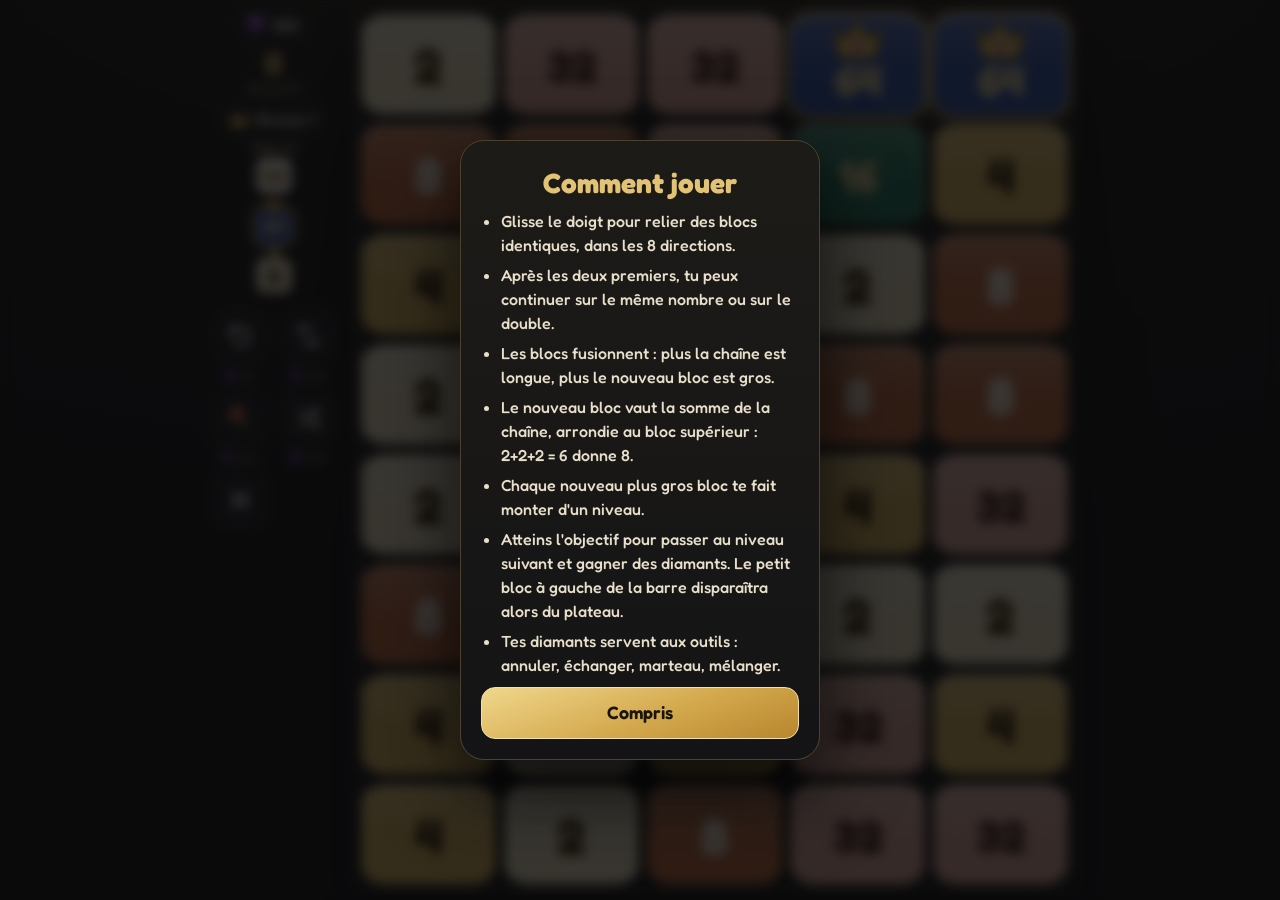
<file: fusion2248/index.html>
<!DOCTYPE html>
<html lang="fr">
<head>
<meta charset="utf-8">
<meta name="viewport" content="width=device-width,initial-scale=1,maximum-scale=1,user-scalable=no,viewport-fit=cover">
<meta name="theme-color" content="#070b24">
<title>Fusion 2248</title>
<link rel="manifest" href="manifest.webmanifest">
<link rel="icon" href="icon-192.png">
<link rel="apple-touch-icon" href="icon-512.png">
<meta name="mobile-web-app-capable" content="yes">
<link rel="preconnect" href="https://fonts.googleapis.com">
<link href="https://fonts.googleapis.com/css2?family=Fredoka:wght@500;600;700&display=swap" rel="stylesheet">
<style>
/* VOICE: joyeux, arcade de nuit, calme et sans pub
   IDEA: une boîte à bonbons lumineuse posée sous un ciel étoilé
   PICTURE: le plateau de blocs brillants, au centre, toute la place
   COLOUR and TYPE: nuit indigo, blocs couleur bonbon, or pour la couronne ; Fredoka
   LAYOUT: compteurs en haut, objectif, plateau, outils en bas */
:root{color-scheme:dark;--bg:#070b24;--ink:#f3f1ff;--mut:#a3abdc;--pan:#111943;--slot:#1a2356;--gold:#ffd25e}
*{box-sizing:border-box;min-width:0;-webkit-tap-highlight-color:transparent}
html,body{height:100%;margin:0}
body{background:radial-gradient(130% 75% at 50% -12%,#2a3786 0%,#111a4f 42%,#070b24 100%) fixed;color:var(--ink);font:600 16px/1.3 Fredoka,system-ui,sans-serif;overflow:hidden;overscroll-behavior:none;user-select:none;-webkit-user-select:none;touch-action:manipulation}
.sky{position:fixed;inset:0;pointer-events:none;opacity:.7;background-image:radial-gradient(1.6px 1.6px at 8% 14%,#fff 50%,transparent 51%),radial-gradient(1.2px 1.2px at 22% 62%,#fff 50%,transparent 51%),radial-gradient(1.8px 1.8px at 88% 22%,#fff 50%,transparent 51%),radial-gradient(1.2px 1.2px at 70% 80%,#fff 50%,transparent 51%),radial-gradient(1.4px 1.4px at 94% 58%,#fff 50%,transparent 51%),radial-gradient(1.2px 1.2px at 4% 88%,#fff 50%,transparent 51%),radial-gradient(1.5px 1.5px at 52% 6%,#fff 50%,transparent 51%),radial-gradient(1.1px 1.1px at 36% 94%,#fff 50%,transparent 51%);animation:tw 5s ease-in-out infinite alternate}
@keyframes tw{to{opacity:.35}}
#app{position:relative;height:100vh;height:100dvh;display:flex;flex-direction:column;align-items:center;padding:calc(env(safe-area-inset-top) + 10px) 12px calc(env(safe-area-inset-bottom) + 14px)}
.top{width:100%;max-width:640px;display:grid;grid-template-columns:1fr auto 1fr;align-items:center;gap:8px}.top>.pill:first-child{justify-self:start}.top>.pill:last-child{justify-self:end}
.pill{display:flex;align-items:center;gap:7px;background:#ffffff12;border:1px solid #ffffff24;border-radius:999px;padding:5px 14px 5px 7px;font-size:18px;min-height:40px}
.pill svg{width:26px;height:26px;flex:none}
.pill.shake{animation:sh .4s}
@keyframes sh{25%{transform:translateX(-6px)}50%{transform:translateX(6px)}75%{transform:translateX(-3px)}}
.mid{text-align:center}
#sc{font-size:clamp(28px,7.5vw,40px);font-weight:700;letter-spacing:.5px;line-height:1.05}
#bs{font-size:13px;color:var(--mut);font-weight:500}
.top{grid-template-columns:minmax(0,max-content) minmax(0,1fr) minmax(0,max-content)}.mid{min-width:0;overflow:hidden}
.wide .mid{width:100%;overflow:hidden}#sc,#bs{white-space:nowrap}
.gwrap{position:relative;width:min(88vw,380px);margin:16px auto 6px;height:52px;flex:none}.goal{position:relative;display:flex;align-items:center;gap:0;width:100%;height:100%}
.goal .lbl{position:absolute;right:0;top:-16px;width:44px;text-align:center;font-size:13px;color:var(--mut)}
.track{position:relative;flex:1;height:10px;margin:0 -2px;background:#ffffff1c;border-radius:99px}
.track i{position:absolute;left:0;top:0;bottom:0;border-radius:inherit;background:linear-gradient(90deg,#ff8a5b,#ffd166);transition:width .5s}
.track .mk{position:absolute;top:50%;transform:translate(-50%,-50%);transition:left .5s,bottom .5s}
.mini{position:relative;width:44px;height:44px;border-radius:10px;display:grid;place-items:center;font-weight:700;flex:none;box-shadow:inset 0 -3px 0 #0003,inset 0 2px 0 #ffffff40,0 3px 8px #0006;z-index:1}
.mini.k{box-shadow:0 0 0 2px var(--gold),0 0 14px #ffd25e88}
.mini.k::before{content:"";position:absolute;top:-12px;left:50%;width:22px;height:16px;transform:translateX(-50%);background:var(--crown) no-repeat center/contain}
.prev{position:absolute;inset:-4px -8px;z-index:3;border-radius:16px;background:#0c1438;border:1px solid #ffffff22;display:flex;align-items:center;justify-content:center;gap:10px;font-size:18px;color:#dfe3ff;opacity:0;pointer-events:none;transition:opacity .15s}.prev.on{opacity:1}
.play{flex:1;width:100%;display:flex;flex-direction:column;align-items:center;justify-content:center;gap:14px}.play.side{flex-direction:row;gap:22px}
.prev .mini{width:36px;height:36px;border-radius:9px}
.prev .sum{color:#fff;font-size:20px}
.board{position:relative;padding:6px;border-radius:20px;background:linear-gradient(#141d4d,#0e1540);box-shadow:inset 0 1px 0 #ffffff1a,0 24px 60px #0009,0 0 0 1px #ffffff10}
#grid{position:relative;overflow:hidden;border-radius:14px;touch-action:none}
.slot{position:absolute;border-radius:18%;background:var(--slot);box-shadow:inset 0 2px 4px #0005}
#ln{position:absolute;inset:0;width:100%;height:100%;pointer-events:none;z-index:1}
.t{position:absolute;left:0;top:0;z-index:2;transition:transform .26s cubic-bezier(.34,1.28,.64,1),opacity .2s;will-change:transform}
.f{position:relative;width:100%;height:100%;border-radius:18%;display:grid;place-items:center;transition:transform .12s,box-shadow .12s;box-shadow:inset 0 -5px 0 #0000002e,inset 0 3px 0 #ffffff45,0 4px 10px #0006}
.f::before{content:"";position:absolute;inset:0;border-radius:inherit;background:linear-gradient(#ffffff33,#ffffff00 55%);pointer-events:none}
.f b{position:relative;font-weight:700;letter-spacing:-.5px;text-shadow:0 1px 0 #0002;pointer-events:none}
.f svg{position:absolute;top:4%;left:50%;width:40%;transform:translateX(-50%);display:none;pointer-events:none}
.king .f{box-shadow:0 0 0 3px var(--gold),0 0 18px #ffd25e99,inset 0 -5px 0 #0000002e,inset 0 3px 0 #ffffff45}
.king .f svg{display:block}.king .f b{margin-top:22%}
.sel .f{transform:scale(.86);box-shadow:0 0 0 3px #fff,0 0 16px #ffffffaa}
.pick .f{box-shadow:0 0 0 4px var(--gold),0 0 20px var(--gold);animation:bob .7s ease-in-out infinite alternate}
@keyframes bob{to{transform:scale(.9)}}
.suck{opacity:0;transition:transform .19s ease-in,opacity .19s ease-in!important}
.pop .f{animation:pop .32s}
@keyframes pop{40%{transform:scale(1.2)}}
.boom .f{animation:boom .3s forwards}
@keyframes boom{to{transform:scale(1.5);opacity:0}}
.tools{display:flex;gap:12px;justify-content:center;padding-bottom:20px}.side .tools{flex-direction:column;gap:30px;padding-bottom:20px}
#app.wide{display:grid;grid-template-columns:136px auto;grid-template-rows:auto auto 1fr;column-gap:12px;justify-content:center;align-items:start;padding:calc(env(safe-area-inset-top) + 4px) 8px calc(env(safe-area-inset-bottom) + 4px)}
.wide .play{display:contents}
.wide .top{grid-column:1;grid-row:1;display:flex;flex-direction:column;align-items:center;gap:6px;margin-top:4px}
.wide .pill{font-size:16px;padding:3px 10px 3px 6px;min-height:34px;gap:5px}.wide .pill svg{width:22px;height:22px}
.wide #sc{font-size:30px}
.wide .gwrap{grid-column:1;grid-row:2;width:100%;height:136px;margin:22px 0 4px}
.wide .goal{flex-direction:column-reverse;align-items:center}
.wide .goal .mini{width:36px;height:36px;border-radius:9px}
.wide .goal .lbl{top:-19px;left:0;right:0;width:auto}
.wide .track{flex:1;width:8px;height:auto;margin:-2px 0}
.wide .track i{width:auto!important;right:0;top:auto;height:var(--p)}
.wide .track .mk{left:50%!important;top:auto;bottom:calc(18px + (100% - 36px) * var(--f));transform:translate(-50%,50%)}
.wide .prev{flex-direction:column;gap:4px;inset:-6px -4px}
.wide .board{grid-column:2;grid-row:1/4;align-self:center;padding:3px;border-radius:16px}
.wide .tools{grid-column:1;grid-row:3;display:grid;grid-template-columns:repeat(2,56px);gap:26px 12px;justify-content:center;margin-top:10px}
.wide .tb{width:56px;height:56px}.wide .tb>svg{width:28px;height:28px}
.tb{position:relative;width:62px;height:62px;border-radius:16px;background:#ffffff12;border:1px solid #ffffff28;display:grid;place-items:center;color:#fff;padding:0;cursor:pointer}
.tb svg{width:32px;height:32px}
.tb span{position:absolute;bottom:-21px;left:0;right:0;display:flex;justify-content:center;align-items:center;gap:3px;font-size:13px;color:var(--mut)}
.tb span svg{width:13px;height:13px}
.tb.on{background:#ffd25e2e;border-color:var(--gold);box-shadow:0 0 16px #ffd25e66}
.tb.poor{opacity:.5}
.tb:active{transform:scale(.94)}
#toast{position:fixed;left:50%;top:24%;transform:translate(-50%,10px);background:#1c2563f2;border:1px solid #ffffff30;border-radius:999px;padding:10px 20px;font-size:17px;opacity:0;pointer-events:none;transition:.25s;z-index:40;white-space:nowrap}
#toast.on{opacity:1;transform:translate(-50%,0)}
#rec{position:fixed;left:50%;top:38%;width:min(90vw,340px);transform:translate(-50%,-50%) scale(.6);opacity:0;pointer-events:none;z-index:41;text-align:center;transition:.3s cubic-bezier(.34,1.4,.64,1)}
#rec.on{opacity:1;transform:translate(-50%,-50%) scale(1)}
#rec .mini{width:96px;height:96px;border-radius:22px;margin:16px auto 10px;font-size:34px}
#rec .mini.k::before{top:-24px;width:44px;height:30px}
#rec h3{margin:0;font-size:30px;text-shadow:0 3px 12px #000a}
#rec p{margin:4px 0 0;font-size:18px;color:var(--gold);display:flex;gap:6px;align-items:center;justify-content:center}
#rec p svg{width:20px;height:20px}
#cf{position:fixed;inset:0;width:100%;height:100%;pointer-events:none;z-index:42}
.ov{position:fixed;inset:0;background:#040615cc;-webkit-backdrop-filter:blur(6px);backdrop-filter:blur(6px);display:none;place-items:center;z-index:50;padding:20px}
.ov.on{display:grid}
.card{max-height:calc(100dvh - 40px);overflow:auto;background:linear-gradient(#1c2660,#121a47);border:1px solid #ffffff22;border-radius:24px;padding:24px 20px 20px;width:min(360px,100%);text-align:center;box-shadow:0 30px 80px #000b}
.card h2{margin:0 0 6px;font-size:28px}
.card p{margin:6px 0 4px;color:var(--mut);font-weight:500;line-height:1.45}
.card .big{font-size:34px;color:#fff;font-weight:700}
.btn{display:block;width:100%;min-height:52px;border:0;border-radius:14px;font:inherit;font-size:18px;margin-top:10px;background:#ffffff16;color:#fff;cursor:pointer}
.btn.pri{background:linear-gradient(#ffdd72,#f5a623);color:#3a2300}
.btn.dan{background:linear-gradient(#ff6b63,#d93c3c)}
.row2{display:flex;gap:10px}.row2 .btn{flex:1}
.rules{text-align:left;margin:8px 0 0;padding-left:20px;color:#dfe3ff;font-weight:500;line-height:1.5}
.rules li{margin:6px 0}
.stat{display:flex;justify-content:space-between;align-items:center;gap:10px;padding:9px 2px;border-bottom:1px solid #ffffff14;font-size:17px}
.stat span{color:var(--mut);font-weight:500}
.stat .mini{width:40px;height:40px}
.hist{margin:10px 0 4px;text-align:left}
.hist h4{margin:6px 0;font-size:15px;color:var(--mut);font-weight:600}
.hrow{display:grid;grid-template-columns:auto 1fr auto;gap:10px;align-items:center;padding:5px 2px;font-size:16px}
.hrow span{color:var(--mut);font-weight:500;font-size:14px}
.hrow b{text-align:right}
.hrow .mini{width:32px;height:32px;border-radius:8px}
@media (prefers-reduced-motion:reduce){.sky{animation:none}.t{transition-duration:.01s}}

/* ============ THÈME OR (couleurs Maison : or sur fond sombre) ============ */
:root{--bg:#0c0c0e;--ink:#f3ead6;--mut:#a69c86;--pan:#17171a;--slot:#1c1a16;--gold:#e2c275}
body{background:radial-gradient(130% 75% at 50% -12%,#2a2416 0%,#141210 45%,#0c0c0e 100%) fixed;color:var(--ink)}
.sky{opacity:.35;filter:sepia(1) saturate(3) hue-rotate(-10deg)}
#sc{color:#e2c275;text-shadow:0 2px 10px #d4a94e33}
#bs{color:var(--mut)}
.pill{background:#17171a;border:1px solid #4a4130;color:#f3ead6}
.board{background:linear-gradient(#1b1915,#111113);box-shadow:inset 0 1px 0 #e2c27522,0 24px 60px #000c,0 0 0 1px #d4a94e55}
.slot{box-shadow:inset 0 2px 4px #000a,inset 0 0 0 1px #d4a94e14}
.f{box-shadow:inset 0 -5px 0 #0000003a,inset 0 3px 0 #ffffff40,inset 0 0 0 1.5px #f0d78c55,0 4px 10px #000a}
.f b{font-weight:800}
.track{background:#ffffff14}
.track i{background:linear-gradient(90deg,#b8862e,#f0d78c)}
.mini{box-shadow:inset 0 -3px 0 #0003,inset 0 2px 0 #ffffff40,inset 0 0 0 1px #f0d78c55,0 3px 8px #000a}
.prev{background:#141210;border-color:#4a4130;color:#f3ead6}
.tb{background:#17171a;border:1px solid #4a4130;color:#e2c275}
.tb span{color:var(--mut)}
.tb.on{background:#d4a94e2e;border-color:#e2c275;box-shadow:0 0 16px #e2c27566}
#toast{background:#17171af2;border:1px solid #d4a94e;color:#f3ead6}
/* fenêtres */
.ov{background:#0a0a0ccc}
.card{background:linear-gradient(#1d1b17,#141416);border:1px solid #4a4130}
.card h2{color:#e2c275}
.card .big{color:#f3ead6}
.btn{background:#ffffff10;color:#f3ead6;border:1px solid #33302a}
.btn.pri{background:linear-gradient(160deg,#f0d78c,#d4a94e 55%,#b8862e);color:#1a1508;border:1px solid #f3e2a6}
.rules{color:#e8dfcb}
.stat{border-bottom:1px solid #33302a}
</style>
</head>
<body>
<div class="sky"></div>
<div id="app">
  <div class="top">
    <div class="pill" id="gp"><svg viewBox="0 0 24 24"><path d="M6 3h12l4 6-10 12L2 9z" fill="#c26bff"/><path d="M2 9h20L12 21z" fill="#8f35e0"/><path d="M6 3l3 6 3-6 3 6 3-6M9 9l3 12 3-12" fill="none" stroke="#f3d3ff" stroke-width=".9" stroke-linejoin="round"/></svg><span id="gm">0</span></div>
    <div class="mid"><div id="sc">0</div><div id="bs">Record 0</div></div>
    <div class="pill" id="lv"><svg viewBox="0 0 24 18"><path d="M2 5l5 5 5-8 5 8 5-5-2 12H4z" fill="#ffd25e" stroke="#b87a00" stroke-width="1.2" stroke-linejoin="round"/><circle cx="12" cy="12" r="2" fill="#a63de8"/></svg><span id="lvn">Niveau 1</span></div>
  </div>
  <div class="gwrap"><div class="goal" id="goal"></div><div class="prev" id="prev"></div></div>
  <div class="play" id="play">
  <div class="board"><div id="grid"><div id="slots"></div><svg id="ln"></svg></div></div>
  <div class="tools">
    <button class="tb" data-k="undo" aria-label="Annuler le dernier coup"><svg viewBox="0 0 24 24" fill="none" stroke="#fff" stroke-width="2.4" stroke-linecap="round" stroke-linejoin="round"><path d="M4 4v6h6"/><path d="M4.6 10A8 8 0 1 1 6 17"/></svg><span></span></button>
    <button class="tb" data-k="swap" aria-label="Échanger deux blocs"><svg viewBox="0 0 24 24" fill="none" stroke="#fff" stroke-width="2.4" stroke-linecap="round" stroke-linejoin="round"><path d="M7 3L4 6l3 3M4 6h13M17 15l3 3-3 3M20 18H7"/></svg><span></span></button>
    <button class="tb" data-k="ham" aria-label="Marteau"><svg viewBox="0 0 24 24"><g transform="rotate(-40 12 12)"><rect x="10.6" y="9" width="2.8" height="13" rx="1.4" fill="#f5b15c"/><rect x="5" y="3" width="14" height="7.5" rx="2" fill="#ff5f57"/><rect x="5" y="3" width="14" height="2.6" rx="1.3" fill="#ff8f86"/></g></svg><span></span></button>
    <button class="tb" data-k="mix" aria-label="Mélanger"><svg viewBox="0 0 24 24" fill="none" stroke="#fff" stroke-width="2.3" stroke-linecap="round" stroke-linejoin="round"><path d="M3 6h4l10 12h4M3 18h4l3-3.6M14 9.6L17 6h4M18 3l3 3-3 3M18 15l3 3-3 3"/></svg><span></span></button>
    <button class="tb" data-k="menu" aria-label="Menu"><svg viewBox="0 0 24 24" fill="#fff"><rect x="6" y="5" width="4" height="14" rx="1.5"/><rect x="14" y="5" width="4" height="14" rx="1.5"/></svg></button>
  </div>
  </div>
</div>
<div id="toast"></div>
<div id="rec"></div>
<canvas id="cf"></canvas>

<div class="ov" id="menu"><div class="card">
  <h2>Pause</h2><p id="mbest"></p>
  <button class="btn pri" data-a="close">Reprendre</button>
  <button class="btn" data-a="fs" id="bfs">Plein écran</button>
  <button class="btn" data-a="rules">Règles du jeu</button>
  <button class="btn" data-a="stats">Mes résultats et sauvegarde</button>
  <div class="row2"><button class="btn" data-a="snd" id="bsnd"></button><button class="btn" data-a="vib" id="bvib"></button></div>
  <button class="btn dan" data-a="ask">Nouvelle partie</button>
</div></div>
<div class="ov" id="conf"><div class="card">
  <h2>Recommencer ?</h2><p>Ta partie en cours et ton score seront perdus. Tes diamants et ton record sont conservés.</p>
  <div class="row2"><button class="btn" data-a="close">Annuler</button><button class="btn dan" data-a="new">Recommencer</button></div>
</div></div>
<div class="ov" id="rules"><div class="card">
  <h2>Comment jouer</h2>
  <ul class="rules">
    <li>Glisse le doigt pour relier des blocs identiques, dans les 8 directions.</li>
    <li>Après les deux premiers, tu peux continuer sur le même nombre ou sur le double.</li>
    <li>Les blocs fusionnent : plus la chaîne est longue, plus le nouveau bloc est gros.</li>
    <li>Le nouveau bloc vaut la somme de la chaîne, arrondie au bloc supérieur : 2+2+2 = 6 donne 8.</li>
    <li>Chaque nouveau plus gros bloc te fait monter d'un niveau.</li>
    <li>Atteins l'objectif pour passer au niveau suivant et gagner des diamants. Le petit bloc à gauche de la barre disparaîtra alors du plateau.</li>
    <li>Tes diamants servent aux outils : annuler, échanger, marteau, mélanger.</li>
  </ul>
  <button class="btn pri" data-a="close">Compris</button>
</div></div>
<div class="ov" id="stats"><div class="card">
  <h2>Mes résultats</h2>
  <div id="stbody"></div>
  <button class="btn pri" data-a="export">Sauvegarder dans un fichier</button>
  <button class="btn" data-a="import">Restaurer une sauvegarde</button>
  <button class="btn" data-a="close">Fermer</button>
  <input type="file" id="fin" accept=".json,application/json" hidden>
</div></div>
<div class="ov" id="rconf"><div class="card">
  <h2>Restaurer ?</h2><p>Ta partie et tes résultats actuels seront remplacés par ceux de la sauvegarde.</p>
  <div class="row2"><button class="btn" data-a="close">Annuler</button><button class="btn dan" data-a="restore">Restaurer</button></div>
</div></div>
<div class="ov" id="over"><div class="card">
  <h2>Plus aucun coup</h2><p>Ton score</p><div class="big" id="osc">0</div>
  <button class="btn pri" data-a="rescue">Mélanger les blocs (offert)</button>
  <button class="btn dan" data-a="ask">Nouvelle partie</button>
</div></div>

<script>
{
const R=8,C=5,KEY='fusion2248';
/* couleurs Maison : or sur fond sombre (champagne, ors, bronze, cuivre, pierres précieuses, onyx) */
const PAL=[['#f3e6c4','#3a2a08'],['#e0b85a','#2a1a00'],['#c4693b','#fff6e6'],['#1f7a5c','#f3dc9a'],['#e3ab9a','#3b1712'],['#2a4fa8','#f3dc9a'],['#fffaf0','#8a6a1c'],['#8e2a3a','#f3dc9a'],['#49b39a','#0f2e26'],['#7a45b8','#f6e3a8'],['#a8772a','#fff3d0'],['#c23a46','#fff4e0'],['#2a2620','#e2c275'],['#2f8f9d','#fffaf0']];
const SUF=['','K','M','B','T'];
const FS=[0,.5,.44,.36,.29,.24];
const COST={undo:50,swap:100,ham:100,mix:150};
const CROWN='<svg viewBox="0 0 24 18"><path d="M2 5l5 5 5-8 5 8 5-5-2 12H4z" fill="#ffd25e" stroke="#b87a00" stroke-width="1.2" stroke-linejoin="round"/><circle cx="12" cy="12" r="2" fill="#a63de8"/></svg>';
const GEM='<svg viewBox="0 0 24 24"><path d="M6 3h12l4 6-10 12L2 9z" fill="#c26bff"/><path d="M2 9h20L12 21z" fill="#8f35e0"/></svg>';
document.documentElement.style.setProperty('--crown','url("data:image/svg+xml,'+encodeURIComponent(CROWN.replace('<svg','<svg xmlns="http://www.w3.org/2000/svg"'))+'")');
const $=s=>document.querySelector(s);
const grid=$('#grid'),ln=$('#ln');
const wait=ms=>new Promise(r=>setTimeout(r,ms));
const RM=matchMedia('(prefers-reduced-motion: reduce)').matches;
let S,G,cs=60,cw=60,ch=60,gap=6,nid=1,busy=false,drag=false,chain=[],mode=null,swapA=null,ac=null,shown=0;
const tiles=new Map();

const col=e=>PAL[(e-1)%PAL.length];
function lab(e){const v=2**e;if(v<1000)return String(v);let k=Math.floor(Math.log10(v)/3);let m=Math.floor(v/10**(3*k));if(m>=1000){m=Math.floor(m/1000);k++}if(m<1){m=Math.floor(v/10**(3*(k-1)));k--}
  let s;if(k<SUF.length)s=SUF[k];else{const i=k-SUF.length+1;s=i<26?String.fromCharCode(97+i):String.fromCharCode(96+Math.floor(i/26))+String.fromCharCode(97+i%26)}return m+s}
const fmt=n=>n<1e15?Math.floor(n).toLocaleString('fr-FR'):n.toExponential(2).replace('e+',' e');
const level=()=>Math.max(1,S.mx-7);
function spawnE(){const w=[32,26,19,12,7,4];let x=Math.random()*100;for(let i=0;i<w.length;i++){x-=w[i];if(x<0)return S.base+i}return S.base}
function resExp(ex){const m=Math.min(...ex);const s=ex.reduce((a,e)=>a+2**(e-m),0);let k=0;while(2**k<s)k++;return m+k}
const sumV=ex=>ex.reduce((a,e)=>a+2**e,0);
function mini(e,k){const[bg,ink]=col(e),s=lab(e);return `<div class="mini${k?' k':''}" style="background:${bg};color:${ink};font-size:${Math.round(44*FS[Math.min(s.length,5)])}px">${s}</div>`}

/* ---------- état ---------- */
function exps(){return G.map(r=>r.map(t=>t?t.e:0))}
function fromExps(g){return g.map(r=>r.map(e=>e?{id:nid++,e}:null))}
function save(){try{localStorage.setItem(KEY,JSON.stringify({...S,g:exps()}))}catch(e){}}
function load(){
  let d=null;try{d=JSON.parse(localStorage.getItem(KEY))}catch(e){}
  S={score:0,best:0,gems:300,mx:6,base:1,snd:true,vib:true,und:null,bestE:6,games:0,hist:[]};
  if(d&&Array.isArray(d.g)&&d.g.length===R&&d.g.every(r=>r.length===C)){Object.assign(S,d);delete S.g;G=fromExps(d.g)}
  else{if(d){for(const k of['best','gems','bestE','games','hist','snd','vib'])if(d[k]!=null)S[k]=d[k]}fresh()}
  if(!Array.isArray(S.hist))S.hist=[];S.bestE=Math.max(S.bestE||0,S.mx);
}
function archive(){if(S.score>0){S.hist.unshift({s:S.score,m:S.mx,d:Date.now()});S.hist=S.hist.slice(0,20);S.games=(S.games||0)+1}}
function fresh(){
  S.score=0;S.base=1;S.und=null;
  do{G=Array.from({length:R},()=>Array.from({length:C},()=>({id:nid++,e:spawnE()})))}while(!hasMove());
  S.mx=Math.max(...G.flat().map(t=>t.e));
}
function hasMove(){for(let r=0;r<R;r++)for(let c=0;c<C;c++){const t=G[r][c];if(!t)continue;for(let dr=-1;dr<=1;dr++)for(let dc=-1;dc<=1;dc++){if(!dr&&!dc)continue;const rr=r+dr,cc=c+dc;if(rr>=0&&rr<R&&cc>=0&&cc<C&&G[rr][cc]&&G[rr][cc].e===t.e)return true}}return false}

/* ---------- dessin ---------- */
function layout(){
  const app=$('#app'),play=$('#play'),st=getComputedStyle(app),pT=parseFloat(st.paddingTop),pB=parseFloat(st.paddingBottom);
  const Hall=innerHeight-pT-pB,Wall=innerWidth-24;
  const cA=Math.min((Wall-12)/C,(Hall-132-96-12)/R),cB=Hall-132>=450?Math.min((Wall-108)/C,(Hall-148)/R):0,cW=Hall>=540?Math.min((innerWidth-16-136-12-6)/C,(innerHeight-14-6)/R):0;
  const wide=cW>Math.max(cA,cB)*1.08;
  app.classList.toggle('wide',wide);
  if(wide){play.classList.remove('side');const s2=getComputedStyle(app),hh=innerHeight-parseFloat(s2.paddingTop)-parseFloat(s2.paddingBottom)-6;
    ch=Math.max(34,Math.floor(hh/R));cw=Math.max(34,Math.floor(Math.min((innerWidth-16-136-12-6)/C,ch*1.3)));cs=Math.min(cw,ch)}
  else{const top=play.getBoundingClientRect().top,H=innerHeight-top-pB,W=innerWidth-36;
    const a=Math.min(W/C,(H-112)/R),b=Math.min((W-96)/C,(H-16)/R),side=H>=450&&b>a*1.05;
    play.classList.toggle('side',side);cs=Math.max(34,Math.min(118,Math.floor(side?b:a)));cw=ch=cs}
  gap=Math.max(4,Math.round(cs*.085));
  grid.style.width=C*cw+'px';grid.style.height=R*ch+'px';
  let h='';for(let r=0;r<R;r++)for(let c=0;c<C;c++)h+=`<div class="slot" style="width:${cw-gap}px;height:${ch-gap}px;transform:translate(${c*cw+gap/2}px,${r*ch+gap/2}px)"></div>`;
  $('#slots').innerHTML=h;
  for(let r=0;r<R;r++)for(let c=0;c<C;c++){const t=G[r][c];if(!t)continue;const el=tiles.get(t.id);if(el){size(el);paint(el,t.e);setPos(el,r,c,true)}}
}
function size(el){el.style.width=(cw-gap)+'px';el.style.height=(ch-gap)+'px'}
function paint(el,e){const[bg,ink]=col(e),f=el.firstChild,s=lab(e),b=f.lastChild;f.style.background=bg;f.style.color=ink;b.textContent=s;b.style.fontSize=((cs-gap)*FS[Math.min(s.length,5)])+'px';el.classList.toggle('king',e===S.mx)}
function setPos(el,r,c,inst){if(inst)el.style.transition='none';el.style.transform=`translate(${c*cw+gap/2}px,${r*ch+gap/2}px)`;if(inst){el.offsetWidth;el.style.transition=''}}
function mkTile(t,r,c,fr=r){const el=document.createElement('div');el.className='t';el.innerHTML='<div class="f">'+CROWN+'<b></b></div>';size(el);paint(el,t.e);setPos(el,fr,c,true);grid.appendChild(el);tiles.set(t.id,el);if(fr!==r)requestAnimationFrame(()=>setPos(el,r,c));return el}
function renderAll(){tiles.forEach(el=>el.remove());tiles.clear();for(let r=0;r<R;r++)for(let c=0;c<C;c++)if(G[r][c])mkTile(G[r][c],r,c)}
function kings(){for(let r=0;r<R;r++)for(let c=0;c<C;c++){const t=G[r][c];if(t)tiles.get(t.id).classList.toggle('king',t.e===S.mx)}}
function hud(){
  $('#gm').textContent=S.gems.toLocaleString('fr-FR');$('#lvn').textContent='Niveau '+level();
  $('#bs').textContent='Record '+fmt(S.best);
  const g=S.mx+1,p=S.base,pct=.5;
  $('#goal').innerHTML=`${mini(Math.max(1,p))}<div class="track" style="--p:${pct*100}%;--f:${pct}"><i style="width:${pct*100}%"></i><div class="mk" style="left:calc(22px + (100% - 44px) * ${pct})">${mini(S.mx,1)}</div></div>${mini(g)}<div class="lbl">Objectif</div>`;
  document.querySelectorAll('.tb[data-k]').forEach(b=>{const k=b.dataset.k;if(!COST[k])return;b.classList.toggle('poor',S.gems<COST[k]);b.classList.toggle('on',mode===k);b.querySelector('span').innerHTML=GEM+COST[k]});
  countUp();
}
function fit(el){if(!el)return;el.style.fontSize='';const w=el.parentElement.clientWidth;if(w&&el.scrollWidth>w){const f=parseFloat(getComputedStyle(el).fontSize);el.style.fontSize=Math.max(10,Math.floor(f*w/el.scrollWidth*.96))+'px'}}
function fitHud(){fit($('#sc'));fit($('#bs'))}
function countUp(){const from=shown,to=S.score,t0=performance.now();if(from===to){$('#sc').textContent=fmt(to);fitHud();return}
  const step=t=>{const k=Math.min(1,(t-t0)/350);shown=from+(to-from)*k;$('#sc').textContent=fmt(k<1?shown:to);fitHud();if(k<1)requestAnimationFrame(step);else shown=to};requestAnimationFrame(step)}

/* ---------- son et vibration ---------- */
function audio(){if(!S.snd)return;try{if(!ac)ac=new(window.AudioContext||window.webkitAudioContext)();if(ac.state==='suspended')ac.resume()}catch(e){}}
function tone(f,d=.14,v=.1,type='triangle',dl=0){if(!ac||!S.snd)return;try{const t=ac.currentTime+dl,o=ac.createOscillator(),g=ac.createGain();o.type=type;o.frequency.setValueAtTime(f,t);g.gain.setValueAtTime(0,t);g.gain.linearRampToValueAtTime(v,t+.012);g.gain.exponentialRampToValueAtTime(.001,t+d);o.connect(g).connect(ac.destination);o.start(t);o.stop(t+d+.03)}catch(e){}}
const SC=[0,2,4,7,9];
function note(i){const st=SC[i%5]+12*Math.floor(i/5);tone(392*2**(Math.min(st,30)/12))}
function buzz(ms){if(S.vib&&navigator.vibrate)try{navigator.vibrate(ms)}catch(e){}}

/* ---------- messages ---------- */
let tt;function toast(m){const t=$('#toast');t.textContent=m;t.classList.add('on');clearTimeout(tt);tt=setTimeout(()=>t.classList.remove('on'),1700)}
let rt;function celebrate(e,title,gems){const r=$('#rec');r.innerHTML=`${mini(e,1)}<h3>${title}</h3>${gems?`<p>+${gems} ${GEM}</p>`:''}`;r.classList.add('on');clearTimeout(rt);rt=setTimeout(()=>r.classList.remove('on'),1700);confetti();[523,659,784,1047].forEach((f,i)=>tone(f,.25,.1,'triangle',i*.08))}
function confetti(){if(RM)return;const cv=$('#cf'),x=cv.getContext('2d');cv.width=innerWidth;cv.height=innerHeight;const P=[],cl=PAL.map(p=>p[0]);
  for(let i=0;i<110;i++)P.push({x:innerWidth/2,y:innerHeight*.38,vx:(Math.random()-.5)*14,vy:-Math.random()*13-3,s:4+Math.random()*6,c:cl[i%cl.length],a:Math.random()*6,va:(Math.random()-.5)*.4});
  const t0=performance.now();const f=t=>{x.clearRect(0,0,cv.width,cv.height);const k=(t-t0)/1800;P.forEach(p=>{p.vy+=.35;p.x+=p.vx;p.y+=p.vy;p.vx*=.99;p.a+=p.va;x.save();x.globalAlpha=Math.max(0,1-k);x.translate(p.x,p.y);x.rotate(p.a);x.fillStyle=p.c;x.fillRect(-p.s/2,-p.s/4,p.s,p.s/2);x.restore()});if(k<1)requestAnimationFrame(f);else x.clearRect(0,0,cv.width,cv.height)};requestAnimationFrame(f)}
function addGems(n){S.gems+=n}
function noGems(){const p=$('#gp');p.classList.remove('shake');p.offsetWidth;p.classList.add('shake');toast('Pas assez de diamants');buzz(30)}

/* ---------- chaîne ---------- */
function cellAt(ev,strict){const b=grid.getBoundingClientRect(),x=ev.clientX-b.left,y=ev.clientY-b.top,c=Math.floor(x/cw),r=Math.floor(y/ch);if(c<0||c>=C||r<0||r>=R)return null;if(strict){const dx=(x-(c+.5)*cw)/cw,dy=(y-(r+.5)*ch)/ch;if(dx*dx+dy*dy>.44**2)return null}return[r,c]}
const same=(a,b)=>a[0]===b[0]&&a[1]===b[1];
function showChain(){
  tiles.forEach(el=>el.classList.remove('sel'));chain.forEach(([r,c])=>tiles.get(G[r][c].id).classList.add('sel'));
  const pv=$('#prev');
  if(chain.length>=2){const L=chain[chain.length-1],cl=col(G[L[0]][L[1]].e)[0],pts=chain.map(([r,c])=>`${(c+.5)*cw},${(r+.5)*ch}`).join(' ');
    ln.innerHTML=`<polyline points="${pts}" fill="none" stroke="${cl}" stroke-width="${cs*.22}" stroke-linecap="round" stroke-linejoin="round"/><polyline points="${pts}" fill="none" stroke="#fff" stroke-width="${cs*.07}" stroke-linecap="round" stroke-linejoin="round" opacity=".85"/>`;
    const ex=chain.map(([r,c])=>G[r][c].e);pv.innerHTML=`<span class="sum">+${fmt(sumV(ex))}</span><span>→</span>${mini(resExp(ex))}`}
  else{ln.innerHTML='';pv.innerHTML=mode==='ham'?'Touche le bloc à casser':mode==='swap'?(swapA?'Touche le 2e bloc':'Touche le 1er bloc à échanger'):''}
  pv.classList.toggle('on',pv.innerHTML!=='');
}
grid.addEventListener('contextmenu',e=>e.preventDefault());
grid.addEventListener('pointerdown',ev=>{audio();if(busy)return;const p=cellAt(ev,false);if(!p||!G[p[0]][p[1]])return;
  if(mode){toolTap(p);return}
  drag=true;chain=[p];try{grid.setPointerCapture(ev.pointerId)}catch(e){}showChain();note(0);buzz(5)});
grid.addEventListener('pointermove',ev=>{if(!drag)return;const p=cellAt(ev,true);if(!p)return;const L=chain[chain.length-1];if(same(p,L))return;
  if(chain.length>1&&same(p,chain[chain.length-2])){chain.pop();showChain();note(chain.length-1);return}
  if(chain.some(q=>same(q,p)))return;if(Math.abs(p[0]-L[0])>1||Math.abs(p[1]-L[1])>1)return;
  const le=G[L[0]][L[1]].e,ne=G[p[0]][p[1]].e;if(!(chain.length===1?ne===le:(ne===le||ne===le+1)))return;
  chain.push(p);showChain();note(chain.length-1);buzz(6)});
const end=()=>{if(!drag)return;drag=false;const ch=chain;chain=[];if(ch.length>=2)merge(ch);showChain()};
grid.addEventListener('pointerup',end);grid.addEventListener('pointercancel',end);

async function merge(ch){
  busy=true;S.und={g:exps(),score:S.score,mx:S.mx,base:S.base};
  const ex=ch.map(([r,c])=>G[r][c].e),ne=resExp(ex),[lr,lc]=ch[ch.length-1],lt=G[lr][lc],oldLv=level();
  for(let i=0;i<ch.length-1;i++){const[r,c]=ch[i],t=G[r][c],el=tiles.get(t.id);el.classList.remove('sel');el.classList.add('suck');setPos(el,lr,lc);G[r][c]=null;tiles.delete(t.id);setTimeout(()=>el.remove(),240)}
  tone(523,.18,.12,'sine');tone(784,.22,.08,'sine',.05);buzz(15);
  await wait(190);
  const el=tiles.get(lt.id);lt.e=ne;S.score+=sumV(ex);if(S.score>S.best)S.best=S.score;
  let bonus=ch.length>=5?ch.length-4:0;
  if(ne>S.mx){S.mx=ne;S.bestE=Math.max(S.bestE||0,ne);kings();
    if(level()>oldLv){bonus+=25;celebrate(ne,'Niveau '+level()+' !',25+(ch.length>=5?ch.length-4:0))}}
  addGems(bonus);paint(el,ne);el.classList.remove('sel','pop');el.offsetWidth;el.classList.add('pop');
  hud();await wait(110);await gravity();await raiseBase();
  hud();save();busy=false;if(!hasMove())gameOver();
}
function gravity(){
  for(let c=0;c<C;c++){const st=[];for(let r=R-1;r>=0;r--)if(G[r][c])st.push(G[r][c]);const miss=R-st.length;
    for(let r=R-1,i=0;r>=0;r--,i++){if(i<st.length){G[r][c]=st[i];setPos(tiles.get(st[i].id),r,c)}else{const t={id:nid++,e:spawnE()};G[r][c]=t;mkTile(t,r,c,r-miss)}}}
  return wait(280);
}
async function raiseBase(){
  const nb=Math.max(1,S.mx-10);if(nb<=S.base)return;const old=S.base;S.base=nb;
  for(let r=0;r<R;r++)for(let c=0;c<C;c++){const t=G[r][c];if(t&&t.e<nb){const el=tiles.get(t.id);el.classList.add('boom');tiles.delete(t.id);G[r][c]=null;setTimeout(()=>el.remove(),300)}}
  addGems(30);toast(nb-old>1?'Les petits blocs disparaissent ! +30':`Le ${lab(old)} disparaît ! +30`);
  await wait(320);await gravity();kings();
}

/* ---------- outils ---------- */
function setMode(m){mode=m;if(swapA){const t=G[swapA[0]][swapA[1]];if(t)tiles.get(t.id).classList.remove('pick')}swapA=null;showChain();hud()}
function useTool(k){
  if(k==='menu'){openMenu();return}
  if(busy||drag)return;audio();
  if(mode===k){setMode(null);return}
  if(S.gems<COST[k]){noGems();return}
  if(k==='undo'){if(!S.und){toast('Rien à annuler');return}S.gems-=COST.undo;const u=S.und;G=fromExps(u.g);S.score=u.score;S.mx=u.mx;S.base=u.base;S.und=null;setMode(null);renderAll();hud();save();tone(440,.15,.1);toast('Coup annulé');return}
  if(k==='mix'){S.gems-=COST.mix;setMode(null);shuffle();return}
  setMode(k);
}
document.querySelectorAll('.tb').forEach(b=>b.addEventListener('click',()=>useTool(b.dataset.k)));
async function toolTap(p){
  const t=G[p[0]][p[1]];
  if(mode==='ham'){busy=true;S.gems-=COST.ham;const el=tiles.get(t.id);el.classList.add('boom');tiles.delete(t.id);G[p[0]][p[1]]=null;setTimeout(()=>el.remove(),300);tone(150,.25,.18,'square');buzz(40);setMode(null);
    await wait(250);await gravity();hud();save();busy=false;if(!hasMove())gameOver();return}
  if(mode==='swap'){
    if(!swapA){swapA=p;tiles.get(t.id).classList.add('pick');showChain();note(0);return}
    const a=G[swapA[0]][swapA[1]];tiles.get(a.id).classList.remove('pick');
    if(same(swapA,p)){swapA=null;showChain();return}
    S.gems-=COST.swap;G[swapA[0]][swapA[1]]=t;G[p[0]][p[1]]=a;setPos(tiles.get(t.id),swapA[0],swapA[1]);setPos(tiles.get(a.id),p[0],p[1]);
    swapA=null;setMode(null);tone(660,.15,.1);buzz(15);save();if(!hasMove())setTimeout(gameOver,300)}
}
function shuffle(){
  const all=G.flat().filter(Boolean);let n=0;
  do{for(let i=all.length-1;i>0;i--){const j=Math.floor(Math.random()*(i+1));[all[i],all[j]]=[all[j],all[i]]}
    let k=0;for(let r=0;r<R;r++)for(let c=0;c<C;c++)G[r][c]=all[k++]}while(!hasMove()&&++n<80);
  for(let r=0;r<R;r++)for(let c=0;c<C;c++)setPos(tiles.get(G[r][c].id),r,c);
  [392,494,587].forEach((f,i)=>tone(f,.12,.08,'triangle',i*.06));buzz(20);hud();save();
}

/* ---------- fenêtres ---------- */
const ovs=['menu','conf','rules','over','stats','rconf'];let pending=null;
function show(id){ovs.forEach(o=>$('#'+o).classList.toggle('on',o===id))}
function openMenu(){$('#bfs').textContent=document.fullscreenElement?'Quitter le plein écran':'Plein écran';$('#mbest').textContent='Record : '+fmt(S.best);$('#bsnd').textContent='Son : '+(S.snd?'oui':'non');$('#bvib').textContent='Vibreur : '+(S.vib?'oui':'non');show('menu')}
function openStats(){
  const h=S.hist.length?S.hist.map(x=>`<div class="hrow"><span>${new Date(x.d).toLocaleDateString('fr-FR',{day:'numeric',month:'short'})}</span><b>${fmt(x.s)}</b>${mini(x.m)}</div>`).join(''):'<p>Tes parties terminées s’afficheront ici.</p>';
  $('#stbody').innerHTML=`<div class="stat"><span>Record</span><b>${fmt(S.best)}</b></div><div class="stat"><span>Plus gros bloc</span>${mini(S.bestE||S.mx,1)}</div><div class="stat"><span>Partie en cours</span><b>${fmt(S.score)}</b></div><div class="stat"><span>Parties terminées</span><b>${S.games||0}</b></div><div class="hist"><h4>Dernières parties</h4>${h}</div>`;
  show('stats')}
function exportSave(){try{const d=new Date(),n=`fusion2248-sauvegarde-${d.getFullYear()}-${String(d.getMonth()+1).padStart(2,'0')}-${String(d.getDate()).padStart(2,'0')}.json`;
  const b=new Blob([JSON.stringify({app:'fusion2248',...S,g:exps()})],{type:'application/json'}),u=URL.createObjectURL(b),a=document.createElement('a');a.href=u;a.download=n;document.body.appendChild(a);a.click();a.remove();setTimeout(()=>URL.revokeObjectURL(u),4000);toast('Sauvegarde enregistrée dans Téléchargements')}catch(e){toast('Sauvegarde impossible ici')}}
$('#fin').addEventListener('change',ev=>{const f=ev.target.files[0];ev.target.value='';if(!f)return;const rd=new FileReader();rd.onload=()=>{try{let d=JSON.parse(rd.result);if(d&&d.donnees&&typeof d.donnees[KEY]==='string'){d={app:'fusion2248',...JSON.parse(d.donnees[KEY])}}if(d.app!=='fusion2248'||!Array.isArray(d.g)||d.g.length!==R||!d.g.every(r=>r.length===C))throw 0;pending=d;show('rconf')}catch(e){toast('Ce fichier n’est pas une sauvegarde du jeu')}};rd.readAsText(f)});
function gameOver(){$('#osc').textContent=fmt(S.score);show('over');tone(220,.4,.12,'sine')}
document.querySelectorAll('[data-a]').forEach(b=>b.addEventListener('click',()=>{const a=b.dataset.a;
  if(a==='close')show(null);
  else if(a==='rules')show('rules');
  else if(a==='stats')openStats();
  else if(a==='export')exportSave();
  else if(a==='import')$('#fin').click();
  else if(a==='restore'&&pending){const d=pending;pending=null;delete d.app;Object.assign(S,d);delete S.g;G=fromExps(d.g);if(!Array.isArray(S.hist))S.hist=[];setMode(null);show(null);shown=S.score;renderAll();hud();save();toast('Sauvegarde restaurée');if(window.AndroidBackup)setTimeout(()=>location.reload(),900);else if(!hasMove())gameOver()}
  else if(a==='fs'){show(null);try{const d=document.documentElement;if(document.fullscreenElement)document.exitFullscreen();else{const q=(d.requestFullscreen||d.webkitRequestFullscreen).call(d);if(q&&q.catch)q.catch(()=>toast('Plein écran impossible ici'))}}catch(e){toast('Plein écran impossible ici')}}
  else if(a==='ask')show('conf');
  else if(a==='snd'){S.snd=!S.snd;save();openMenu();audio()}
  else if(a==='vib'){S.vib=!S.vib;save();openMenu();buzz(20)}
  else if(a==='new'){show(null);setMode(null);archive();fresh();shown=0;renderAll();hud();save();toast('Nouvelle partie')}
  else if(a==='rescue'){show(null);shuffle()}
}));

let rz;addEventListener('resize',()=>{clearTimeout(rz);rz=setTimeout(()=>{layout();showChain();fitHud()},120)});
document.addEventListener('visibilitychange',()=>{if(document.hidden)save()});

load();shown=S.score;hud();layout();renderAll();showChain();fitHud();if(document.fonts&&document.fonts.ready)document.fonts.ready.then(fitHud);
try{navigator.storage&&navigator.storage.persist&&navigator.storage.persist()}catch(e){}
if('serviceWorker' in navigator&&location.protocol==='https:'&&!location.hostname.endsWith('claude.ai'))navigator.serviceWorker.register('sw.js',{updateViaCache:'none'}).catch(()=>{});
if(!hasMove())gameOver();
try{if(!localStorage.getItem(KEY+'-seen')){localStorage.setItem(KEY+'-seen','1');show('rules')}}catch(e){}
save();
}
</script>
</body>
</html>
</file>
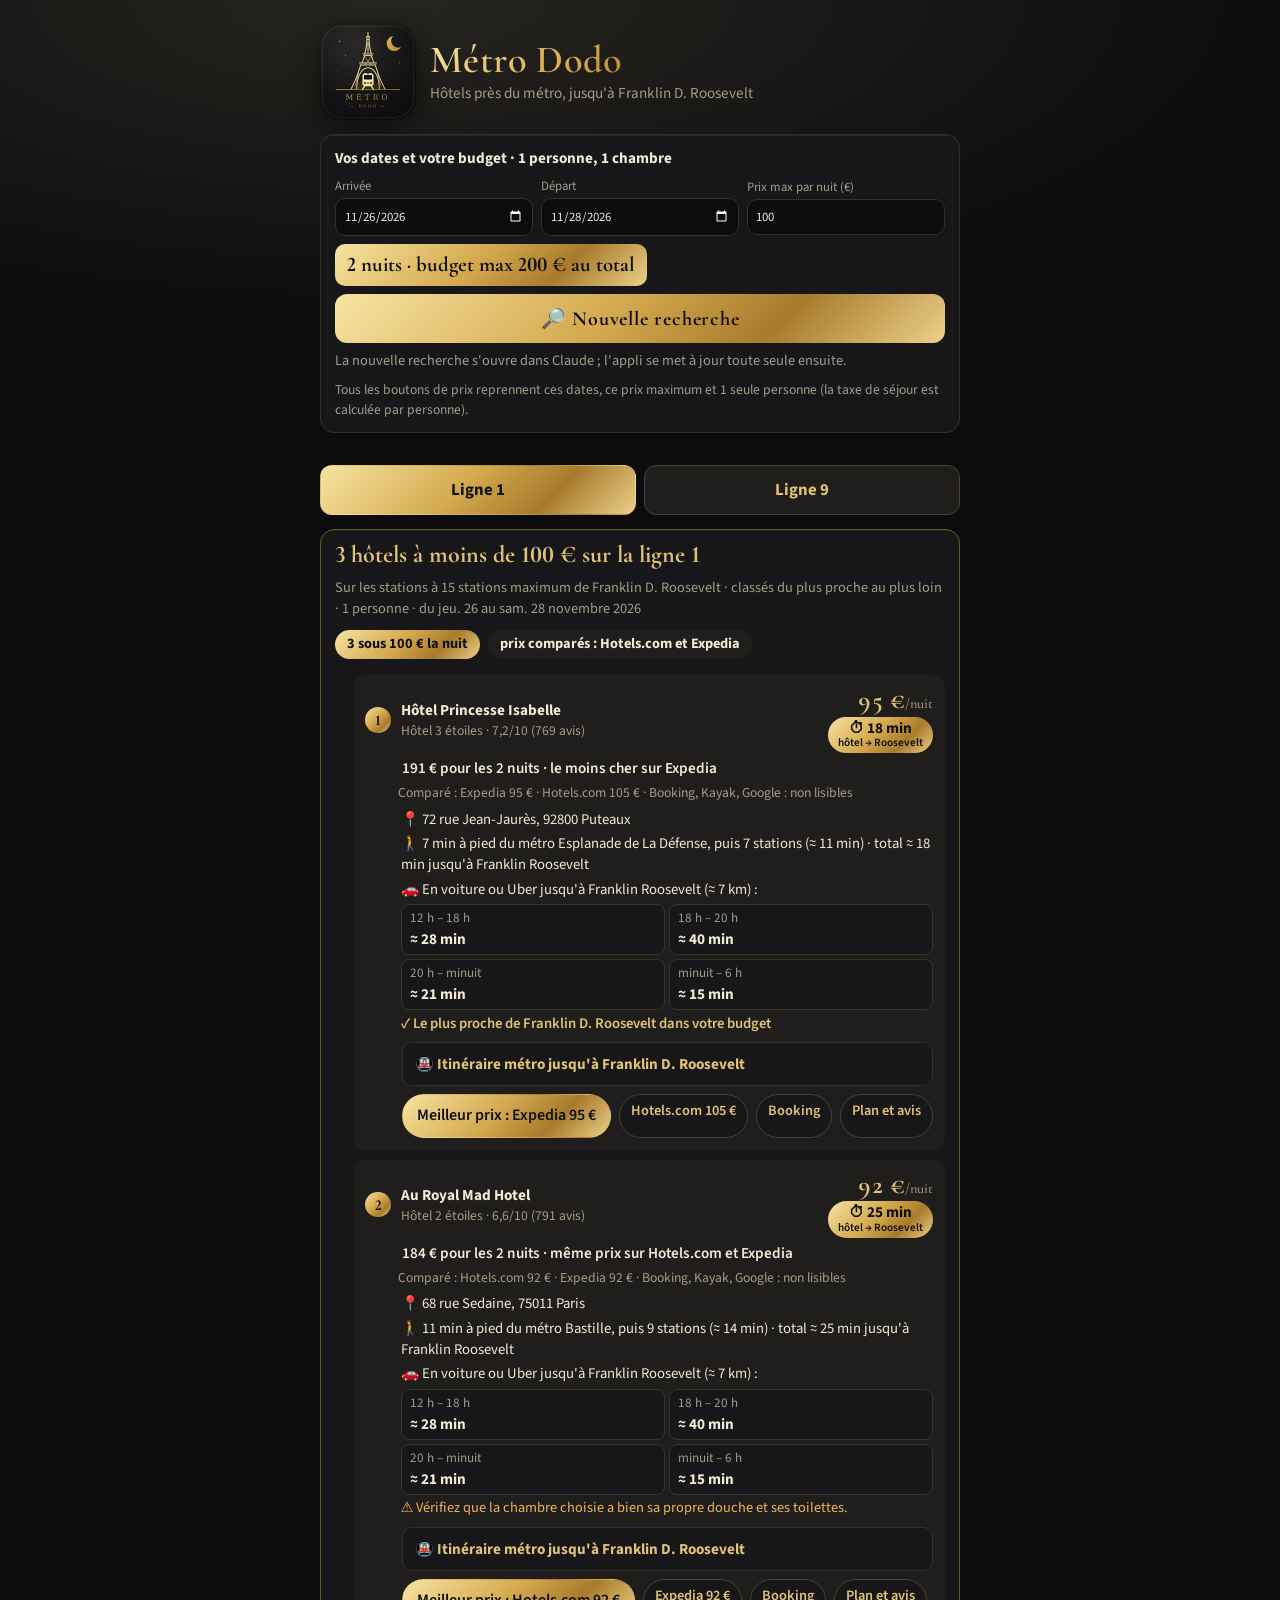
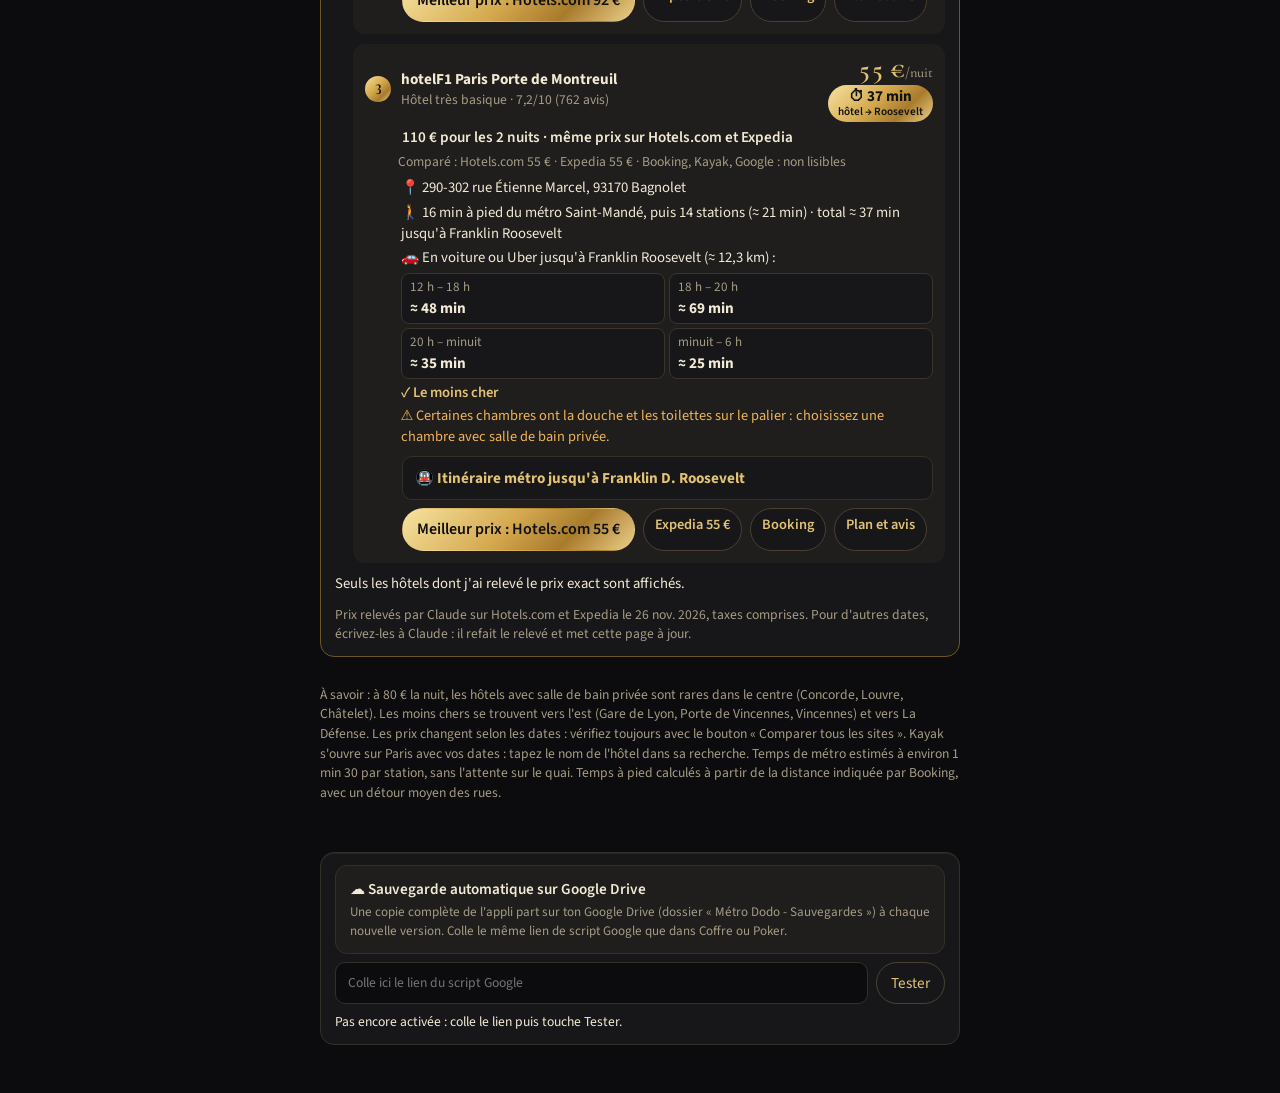
<file: metro-dodo/index.html>
<!DOCTYPE html>
<html lang="fr">
<head>
<meta charset="UTF-8">
<meta name="viewport" content="width=device-width, initial-scale=1, viewport-fit=cover">
<meta name="color-scheme" content="dark">
<meta name="theme-color" content="#0c0c0e">
<link rel="manifest" href="manifest.webmanifest">
<link rel="apple-touch-icon" href="icon-192.png">
<title>Métro Dodo</title>
<link rel="stylesheet" href="https://fonts.googleapis.com/css2?family=Cormorant+Garamond:wght@500;600;700&family=Source+Sans+3:wght@400;600;700&display=swap">
<style>
/* Layout : une colonne façon plan de ligne. On touche une station, puis un hôtel. */
:root{
  --bg:#0c0c0e; --card:#17171a; --fg:#f3ead6; --muted:#a69c86; --line:#33302a; --soft:#1f1e1c;
  --l1:#d4a94e; --l1fg:#111113; --accent:#e2c275; --ok:#e2c275; --warn:#f0b35a;
  --gold:linear-gradient(135deg,#f7e3a1 0%,#d4a94e 45%,#a87b2c 72%,#ecd08a 100%);
  --disp:"Cormorant Garamond","DejaVu Serif",Georgia,serif;
  --body:"Source Sans 3",system-ui,-apple-system,"Segoe UI",sans-serif;
  color-scheme:dark;
}
body{background:radial-gradient(120% 60% at 30% 0%,#26241f 0%,#0c0c0e 60%) fixed,#0c0c0e}
*{box-sizing:border-box}
body{background-color:var(--bg);color:var(--fg);font-family:var(--body);font-size:17px;line-height:1.45;
  padding-left:max(16px,env(safe-area-inset-left,0px));padding-right:max(16px,env(safe-area-inset-right,0px));padding-block:16px 40px}
.wrap{max-width:640px;margin:0 auto;display:flex;flex-direction:column;gap:14px}
h1{font-family:var(--disp);font-weight:700;font-size:2rem;line-height:1.05;margin:6px 0 0;text-wrap:balance}
h2{font-family:var(--disp);font-weight:600;font-size:1.1rem;text-transform:uppercase;letter-spacing:.06em;color:var(--muted);margin:10px 0 0}
.sub{color:var(--muted);margin:4px 0 0}
.badge{display:inline-flex;align-items:center;justify-content:center;width:1.6em;height:1.6em;border-radius:50%;background:var(--l1);color:var(--l1fg);font-family:var(--disp);font-weight:700;flex:none}
.tip{background:var(--card);border:1px solid var(--line);border-radius:14px;padding:12px 14px;font-size:.95rem}
.tip ol{margin:6px 0 0;padding-left:1.2em}
.row{display:flex;gap:8px;align-items:center;flex-wrap:wrap}
.chip{border:1px solid var(--line);background:var(--card);color:var(--fg);border-radius:999px;padding:7px 13px;font:inherit;font-size:.95rem;cursor:pointer}
.chip[aria-pressed="true"]{background:var(--fg);color:var(--bg);border-color:var(--fg)}
.st{background:var(--card);border:1px solid var(--line);border-radius:14px;overflow:hidden}
.st.none{opacity:.7}
summary{list-style:none;cursor:pointer}
summary::-webkit-details-marker{display:none}
.st>summary{display:flex;gap:10px;align-items:center;padding:12px 14px}
.dot{width:14px;height:14px;border-radius:50%;background:var(--l1);border:3px solid var(--l1fg);flex:none}
.sname{flex:1;min-width:0;font-family:var(--disp);font-weight:600;font-size:1.35rem;line-height:1.1}
.sname small{display:block;font-family:var(--body);font-weight:400;font-size:.85rem;color:var(--muted)}
.count{flex:none;font-size:.85rem;font-weight:700;border-radius:999px;padding:3px 10px;background:var(--soft)}
.count.has{background:var(--l1);color:var(--l1fg)}
.chev{flex:none;color:var(--muted);transition:transform .15s}
details[open]>summary .chev{transform:rotate(90deg)}
.hlist{border-top:1px solid var(--line);display:flex;flex-direction:column}
.h{border-bottom:1px solid var(--line)}
.h:last-child{border-bottom:0}
.h>summary{display:flex;gap:10px;align-items:center;padding:12px 14px 12px 38px}
.hname{flex:1;min-width:0;font-weight:600}
.hname small{display:block;font-weight:400;color:var(--muted);font-size:.85rem}
.walk{flex:none;font-family:var(--disp);font-weight:700;font-size:1.25rem;color:var(--ok);font-variant-numeric:tabular-nums}
.walk.far{color:var(--warn)}
.detail{padding:4px 14px 14px 38px;display:flex;flex-direction:column;gap:10px}
.steps{display:grid;grid-template-columns:auto 1fr;gap:6px 12px;background:var(--soft);border-radius:12px;padding:12px;font-size:.95rem}
.steps b{font-variant-numeric:tabular-nums;white-space:nowrap}
.total{border-top:1px solid var(--line);padding-top:6px;font-weight:700}
.warn{color:var(--warn);font-size:.9rem}
.links{display:flex;gap:8px;flex-wrap:wrap}
.links a{color:var(--accent);font-weight:600;font-size:.9rem;text-decoration:none;border:1px solid var(--line);border-radius:999px;padding:6px 11px;background:var(--card)}
.empty{border-top:1px solid var(--line);padding:12px 14px;color:var(--muted);font-size:.95rem;display:flex;flex-direction:column;gap:10px}
.dates label{display:flex;flex-direction:column;font-size:.8rem;color:var(--muted);gap:2px;flex:1;min-width:140px}
.dates input{font:inherit;color:var(--fg);background:var(--bg);border:1px solid var(--line);border-radius:10px;padding:8px}
.links a.main{background:var(--l1);color:var(--l1fg);border-color:var(--l1);font-size:1rem;padding:9px 14px}
.nights{font-family:var(--disp);font-weight:700;font-size:1.3rem;background:var(--l1);color:var(--l1fg);border-radius:10px;padding:6px 12px;align-self:flex-start}
.nights:empty{display:none}
.tip.dates{display:flex;flex-direction:column;gap:8px}
.go{font-family:var(--disp);font-weight:700;font-size:1.25rem;background:var(--accent);color:#fff;border:0;border-radius:12px;padding:12px 16px;cursor:pointer}
.go:disabled{opacity:.6}
.gost{font-size:.9rem;color:var(--muted)}.gost:empty{display:none}.gost.ok{color:var(--ok);font-weight:600}.gost.bad{color:var(--warn);font-weight:600}
.releve{border:2px solid var(--l1);display:flex;flex-direction:column;gap:10px}
.rt{font-family:var(--disp);font-size:1.5rem;line-height:1.1}
.rs{color:var(--muted);font-size:.9rem}
.best{list-style:none;margin:0;padding:0;display:flex;flex-direction:column;gap:10px}
.best>li{background:var(--soft);border-radius:12px;padding:12px;display:flex;flex-direction:column;gap:4px}
.bh{display:flex;gap:10px;align-items:center}
.rk{flex:none;width:1.7em;height:1.7em;border-radius:50%;background:var(--l1);color:var(--l1fg);display:inline-flex;align-items:center;justify-content:center;font-family:var(--disp);font-weight:700}
.bn{flex:1;min-width:0;font-weight:700}
.bh b{flex:none;font-family:var(--disp);font-size:1.6rem;color:var(--ok);font-variant-numeric:tabular-nums}
.bh b small{font-size:.9rem;color:var(--muted);font-weight:500}
.bt{font-weight:600;padding-left:2.4em}
.ba{margin:2px 0 0;padding-left:2.4em;list-style:none;display:flex;flex-direction:column;gap:3px;font-size:.92rem}
.ba .good{color:var(--ok);font-weight:600}
.ba .warn{color:var(--warn)}
.ba .est{color:var(--muted);font-size:.85rem}
.metro{margin:4px 0 0 2.4em;border:1px solid var(--line);border-radius:10px;background:var(--card)}
.metro>summary{padding:10px 12px;font-weight:700;color:var(--accent)}
.steps2{margin:0;padding:0 12px 12px 2em;display:flex;flex-direction:column;gap:8px;font-size:.95rem}
.l1{display:inline-flex;width:1.4em;height:1.4em;border-radius:50%;background:var(--l1);color:var(--l1fg);align-items:center;justify-content:center;font-weight:700;font-size:.85rem}
.stops{display:flex;flex-direction:column;margin-top:6px;border-left:4px solid var(--l1);padding-left:10px;gap:2px;font-size:.88rem;color:var(--muted)}
.stops .dep,.stops .arr{color:var(--fg);font-weight:700}
.pr{flex:none;display:flex;flex-direction:column;align-items:flex-end;gap:4px}
.pr b{font-family:var(--disp);font-size:1.6rem;color:var(--ok);font-variant-numeric:tabular-nums;line-height:1}
.pr b small{font-size:.9rem;color:var(--muted);font-weight:500}
.pill{background:var(--l1);color:var(--l1fg);border-radius:999px;padding:3px 10px;font-weight:700;font-size:.95rem;text-align:center;line-height:1.15;font-variant-numeric:tabular-nums}
.pill small{display:block;font-weight:600;font-size:.7rem}
.over{font-size:.92rem}
.car{display:grid;grid-template-columns:repeat(2,minmax(0,1fr));gap:4px;margin-top:4px}.car span{background:var(--card);border:1px solid var(--line);border-radius:8px;padding:4px 8px;font-size:.82rem;color:var(--muted)}.car b{display:block;color:var(--fg);font-size:.95rem}
.cmp{padding-left:2.4em;font-size:.85rem;color:var(--muted)}
.bn small{display:block;font-weight:400;color:var(--muted);font-size:.85rem}
.bh b.np{font-family:var(--body);font-size:.8rem;color:var(--muted);text-align:right;line-height:1.2}
.chips{display:flex;gap:8px;flex-wrap:wrap}
.ck{border-radius:999px;padding:4px 12px;font-weight:700;font-size:.9rem;background:var(--soft)}
.ck.ok{background:var(--l1);color:var(--l1fg)}
.best .links{padding-left:2.4em;margin-top:4px}
.note{font-size:.85rem;color:var(--muted)}
a:focus-visible,summary:focus-visible,.chip:focus-visible{outline:2px solid var(--accent);outline-offset:2px}
@media (prefers-reduced-motion:reduce){*{transition:none!important}}

*{font-variant-numeric:lining-nums}
h1{background:var(--gold);-webkit-background-clip:text;background-clip:text;color:transparent;font-weight:600;letter-spacing:.01em}
.badge,.rk,.l1,.pill,.nights,.ck.ok,.links a.main{background:var(--gold)!important;color:#111113!important;border-color:transparent!important}
.go{background:var(--gold)!important;color:#111113!important;letter-spacing:.04em}
.tip,.st{border-color:var(--line);box-shadow:0 1px 0 rgba(226,194,117,.08) inset}
.releve{border:1px solid #6b5626!important}
.links a{border-color:#4a4130;color:var(--accent)}
.stops{border-left-color:#d4a94e}
.car span{border-color:#3a352b}
.rt{color:var(--accent)}
.brand{display:flex;gap:14px;align-items:center}.logo{width:96px;height:96px;border-radius:22px;flex:none;box-shadow:0 6px 24px rgba(0,0,0,.5)}.brand h1{font-size:2.4rem;margin:0}.brand .sub{margin:2px 0 0;font-size:.95rem}
.gd{display:flex;flex-direction:column;gap:8px}.gdb{font:inherit;text-align:left;background:var(--soft);color:var(--fg);border:1px solid var(--line);border-radius:12px;padding:12px 14px;cursor:pointer;font-weight:600}.gdb small{display:block;font-weight:400;color:var(--muted);font-size:.82rem;margin-top:3px}.gdn{font:inherit;align-self:flex-start;background:transparent;color:var(--accent);border:1px solid #4a4130;border-radius:999px;padding:7px 14px;cursor:pointer}
.tabs{display:flex;gap:8px;margin:18px 0 0}.tabs button{flex:1;font:inherit;font-weight:700;font-size:1.05rem;padding:12px;border-radius:12px;border:1px solid #4a4130;background:var(--soft);color:var(--accent);cursor:pointer}.tabs button[aria-selected=true]{background:var(--gold);color:#111113;border-color:transparent}
</style>
</head>
<body>

<div class="wrap">
  <header class="brand"><img class="logo" alt="Logo Métro Dodo" width="96" height="96" src="[data-uri]"><div><h1>Métro Dodo</h1><p class="sub">Hôtels près du métro, jusqu'à Franklin D. Roosevelt</p></div></header>

  <div class="tip dates">
    <b>Vos dates et votre budget · 1 personne, 1 chambre</b>
    <div class="row">
      <label for="cin">Arrivée <input type="date" id="cin"></label>
      <label for="cout">Départ <input type="date" id="cout"></label>
      <label for="pmax">Prix max par nuit (€) <input type="number" id="pmax" min="20" max="500" step="5" inputmode="numeric"></label>
    </div>
    <div class="nights" id="nights"></div>
    <button type="button" id="go" class="go">🔎 Nouvelle recherche</button>
    <div id="gost" class="gost" role="status"></div>
    <span class="note">Tous les boutons de prix reprennent ces dates, ce prix maximum et 1 seule personne (la taxe de séjour est calculée par personne).</span>
  </div>


<div class="tabs" role="tablist" aria-label="Ligne de métro"><button type="button" role="tab" data-l="1">Ligne 1</button><button type="button" role="tab" data-l="9">Ligne 9</button></div>
<section class="tip releve" id="synth" aria-label="Synthèse des hôtels"></section>

  <p class="note">À savoir : à 80 € la nuit, les hôtels avec salle de bain privée sont rares dans le centre (Concorde, Louvre, Châtelet). Les moins chers se trouvent vers l'est (Gare de Lyon, Porte de Vincennes, Vincennes) et vers La Défense. Les prix changent selon les dates : vérifiez toujours avec le bouton « Comparer tous les sites ». Kayak s'ouvre sur Paris avec vos dates : tapez le nom de l'hôtel dans sa recherche. Temps de métro estimés à environ 1 min 30 par station, sans l'attente sur le quai. Temps à pied calculés à partir de la distance indiquée par Booking, avec un détour moyen des rues.</p>
<div class="tip gd" style="margin-top:22px"><button type="button" id="gdBtn" class="gdb">☁️ Sauvegarde automatique sur Google Drive<small id="gdInfo">…</small></button><button type="button" id="gdNow" class="gdn" style="display:none">Sauvegarder maintenant</button></div>
</div>

<script>
const SNAP="<!doctype html>\n"+document.documentElement.outerHTML;
let LINE=["La Défense","Esplanade de La Défense","Pont de Neuilly","Les Sablons","Porte Maillot","Argentine","Charles de Gaulle – Étoile","George V","Franklin D. Roosevelt","Champs-Élysées – Clemenceau","Concorde","Tuileries","Palais Royal – Musée du Louvre","Louvre – Rivoli","Châtelet","Hôtel de Ville","Saint-Paul","Bastille","Gare de Lyon","Reuilly – Diderot","Nation","Porte de Vincennes","Saint-Mandé","Bérault"];
let REF=8, PER=1.5;
// station, nom, distance en mètres (à vol d'oiseau), type, avertissement
const H=[
["Saint-Mandé", "hotelF1 Paris Porte de Montreuil", 965, "Hôtel très basique · 7,2/10 (762 avis)", "Certaines chambres ont la douche et les toilettes sur le palier : choisissez une chambre avec salle de bain privée.", "Bagnolet", 55, 110, [["Hotels.com",55,110],["Expedia",55,110]], {hc:"ho572568",ex:"h13481399",adr:"290-302 rue Étienne Marcel, 93170 Bagnolet"}],
["Bastille", "Au Royal Mad Hotel", 700, "Hôtel 2 étoiles · 6,6/10 (791 avis)", "Vérifiez que la chambre choisie a bien sa propre douche et ses toilettes.", "Paris 11e", 92, 184, [["Hotels.com",92,184],["Expedia",92,184]], {hc:"ho414053",ex:"h5265518",adr:"68 rue Sedaine, 75011 Paris"}],
["Esplanade de La Défense", "Hôtel Princesse Isabelle", 400, "Hôtel 3 étoiles · 7,2/10 (769 avis)", "", "72 rue Jean Jaurès Puteaux", 95, 191, [["Expedia",95,191],["Hotels.com",105,211]], {hc:"ho285514",ex:"h527226",adr:"72 rue Jean-Jaurès, 92800 Puteaux"}],
["La Défense", "ibis budget Courbevoie Paris La Défense", 650, "Hôtel 2 étoiles · 7,4/10 (777 avis)", "", "Courbevoie", 107, 213, [["Hotels.com",107,213],["Expedia",107,213]], {hc:"ho579176",ex:"h14763292",adr:"37 quai du Président Paul Doumer, 92400 Courbevoie"}]
];
const H9=[
["République", "Hôtel Aix Europe", 500, "Hôtel 2 étoiles · 7,2/10 (299 avis)", "", "Paris 10e", 90, 180, [["Expedia",90,180],["Hotels.com",93,185]], {hc:"ho685371",ex:"h18054578",adr:"4 rue d'Aix, 75010 Paris"}],
["Voltaire", "Au Royal Mad Hotel", 500, "Hôtel 2 étoiles · 6,6/10 (791 avis)", "Vérifiez que la chambre choisie a bien sa propre douche et ses toilettes.", "Paris 11e", 92, 184, [["Hotels.com",92,184],["Expedia",92,184]], {hc:"ho414053",ex:"h5265518",adr:"68 rue Sedaine, 75011 Paris"}],
["Marcel Sembat", "Timhotel Boulogne Rives de Seine", 700, "Hôtel 2 étoiles · 6,4/10 (592 avis)", "", "Boulogne-Billancourt", 101, 202, [["Hotels.com",101,202],["Expedia",101,202]], {hc:"ho290993",ex:"h1304729",adr:"251 boulevard Jean-Jaurès, 92100 Boulogne-Billancourt"}],
["République", "Hotel Excelsior Republique", 400, "Hôtel 2 étoiles · 6,4/10 (583 avis)", "", "Paris 10e", 102, 205, [["Expedia",102,205]], {hc:"ho283034",ex:"h565108",adr:"4 rue de Lancry, 75010 Paris"}],
["Strasbourg – Saint-Denis", "Hôtel Du Brabant", 750, "Hôtel 2 étoiles · 5,8/10 (788 avis)", "", "Paris 10e", 110, 220, [["Expedia",110,220],["Hotels.com",114,227]], {hc:"ho287326",ex:"h2520450",adr:"18 rue des Petits-Hôtels, 75010 Paris"}]
];
const L9=["Pont de Sèvres","Billancourt","Marcel Sembat","Porte de Saint-Cloud","Exelmans","Michel-Ange – Molitor","Michel-Ange – Auteuil","Jasmin","Ranelagh","La Muette","Rue de la Pompe","Trocadéro","Iéna","Alma – Marceau","Franklin D. Roosevelt","Saint-Philippe du Roule","Miromesnil","Saint-Augustin","Havre – Caumartin","Chaussée d'Antin – La Fayette","Richelieu – Drouot","Grands Boulevards","Bonne Nouvelle","Strasbourg – Saint-Denis","République","Oberkampf","Saint-Ambroise","Voltaire","Charonne","Rue des Boulets"];
const LN={"1":{st:LINE,ref:8,per:1.5,dw:"Château de Vincennes",de:"La Défense",H:H},"9":{st:L9,ref:14,per:1.33,dw:"Mairie de Montreuil",de:"Pont de Sèvres",H:H9}};
let CUR="1";try{const v=localStorage.getItem("md_ligne");if(LN[v])CUR=v}catch(e){}
LINE=LN[CUR].st;REF=LN[CUR].ref;PER=LN[CUR].per;
const enc=encodeURIComponent;
const walkMin=m=>Math.max(1,Math.round(m*1.3/80));
const fmtDist=m=>m<1000?Math.round(m/10)*10+" m":(m/1000).toFixed(1).replace(".",",")+" km";
const D={cin:"2026-11-26",cout:"2026-11-28",pmax:100};
try{Object.assign(D,JSON.parse(localStorage.getItem("fdr_dates")||"{}"))}catch(e){}
const dq=()=>"&group_adults=1&no_rooms=1&group_children=0"+(D.cin&&D.cout?"&checkin="+D.cin+"&checkout="+D.cout:"");
const frDate=s=>{const[y,m,d]=s.split("-");return d+"/"+m+"/"+y};
const gh=(q,budget)=>"https://www.google.com/travel/search?q="+enc(q+(budget?" moins de "+D.pmax+" €":"")+(D.cin&&D.cout?" du "+frDate(D.cin)+" au "+frDate(D.cout):""));
const expedia=q=>"https://www.expedia.fr/Hotel-Search?destination="+enc(q)+"&sort=PRICE_LOW_TO_HIGH&lodging=HOTEL&adults=1"+(D.cin&&D.cout?"&startDate="+D.cin+"&endDate="+D.cout:"");
const hotelscom=q=>"https://fr.hotels.com/Hotel-Search?destination="+enc(q)+"&sort=PRICE_LOW_TO_HIGH&lodging=HOTEL&adults=1"+(D.cin&&D.cout?"&startDate="+D.cin+"&endDate="+D.cout:"");
const dd=()=>{const a=D.cin||"2026-11-20",b=D.cout||"2026-11-23";return "chkin="+a+"&chkout="+b+"&rm1=a1"};
const sel=r=>"&rooms=1"+(r.ids.ex?"&selected="+r.ids.ex.replace(/^h/,""):"");
const hcPage=r=>hotelscom(r.name+" "+(r.area||"Paris"))+sel(r);
const exPage=r=>expedia(r.name+" "+(r.area||"Paris"))+sel(r);
const kayak=()=>"https://www.kayak.fr/hotels/Paris-c36014"+(D.cin&&D.cout?"/"+D.cin+"/"+D.cout+"/1adults":"")+"?sort=price_a";
const trivago=q=>"https://www.trivago.fr/fr/srl?search="+enc(q);
const booking=(q,filter)=>"https://www.booking.com/searchresults.fr.html?ss="+enc(q)+"&selected_currency=EUR"+dq()+"&nflt="+enc((filter?"price=EUR-min-"+D.pmax+"-1;":"")+"ht_id=204;roomfacility=38")+(filter?"&order=price":"");
function showNights(){const el=document.getElementById("nights");if(!(D.cin&&D.cout)){el.textContent="";return}
  const n=Math.round((Date.parse(D.cout)-Date.parse(D.cin))/864e5);
  el.textContent=n>0?n+" nuit"+(n>1?"s":"")+" · budget max "+(n*D.pmax)+" € au total":"";}
const RELEVE={dates:"du jeu. 26 au sam. 28 novembre 2026",nuits:2,le:"26 nov. 2026",au_dessus:""};
const XY={"Pont de Sèvres":[48.8296,2.2306],"Billancourt":[48.8320,2.2380],"Marcel Sembat":[48.8337,2.2434],"Porte de Saint-Cloud":[48.8379,2.2567],"Exelmans":[48.8425,2.2600],"Michel-Ange – Molitor":[48.8448,2.2618],"Michel-Ange – Auteuil":[48.8479,2.2641],"Jasmin":[48.8524,2.2680],"Ranelagh":[48.8556,2.2698],"La Muette":[48.8581,2.2741],"Rue de la Pompe":[48.8641,2.2778],"Trocadéro":[48.8630,2.2875],"Iéna":[48.8648,2.2937],"Alma – Marceau":[48.8647,2.3010],"Saint-Philippe du Roule":[48.8723,2.3103],"Miromesnil":[48.8735,2.3161],"Saint-Augustin":[48.8746,2.3209],"Havre – Caumartin":[48.8737,2.3277],"Chaussée d'Antin – La Fayette":[48.8730,2.3333],"Richelieu – Drouot":[48.8721,2.3389],"Grands Boulevards":[48.8716,2.3431],"Bonne Nouvelle":[48.8706,2.3486],"Strasbourg – Saint-Denis":[48.8696,2.3543],"République":[48.8674,2.3637],"Oberkampf":[48.8648,2.3681],"Saint-Ambroise":[48.8612,2.3740],"Voltaire":[48.8576,2.3801],"Charonne":[48.8550,2.3849],"Rue des Boulets":[48.8522,2.3891],"La Défense":[48.8919,2.2380],"Esplanade de La Défense":[48.8884,2.2500],"Pont de Neuilly":[48.8855,2.2585],"Les Sablons":[48.8813,2.2719],"Porte Maillot":[48.8780,2.2826],"Argentine":[48.8757,2.2894],"Charles de Gaulle – Étoile":[48.8738,2.2950],"George V":[48.8720,2.3008],"Franklin D. Roosevelt":[48.8690,2.3097],"Champs-Élysées – Clemenceau":[48.8676,2.3141],"Concorde":[48.8656,2.3212],"Tuileries":[48.8645,2.3297],"Palais Royal – Musée du Louvre":[48.8625,2.3363],"Louvre – Rivoli":[48.8608,2.3410],"Châtelet":[48.8585,2.3470],"Hôtel de Ville":[48.8574,2.3520],"Saint-Paul":[48.8551,2.3608],"Bastille":[48.8531,2.3691],"Gare de Lyon":[48.8448,2.3735],"Reuilly – Diderot":[48.8472,2.3866],"Nation":[48.8483,2.3958],"Porte de Vincennes":[48.8470,2.4108],"Saint-Mandé":[48.8463,2.4189],"Bérault":[48.8454,2.4283]};
function car(st,dist){const a=XY[st],b=XY["Franklin D. Roosevelt"];if(!a)return null;const R=6371,dl=(a[0]-b[0])*Math.PI/180,dg=(a[1]-b[1])*Math.PI/180,x=Math.sin(dl/2)**2+Math.cos(a[0]*Math.PI/180)*Math.cos(b[0]*Math.PI/180)*Math.sin(dg/2)**2;
  const km=2*R*Math.asin(Math.sqrt(x))*1.35+(dist||0)/1000;const t=v=>Math.max(3,Math.round(km/v*60+2));return{km:Math.max(1,Math.round(km*10)/10),slots:[["12 h – 18 h",t(16)],["18 h – 20 h",t(11)],["20 h – minuit",t(22)],["minuit – 6 h",t(32)]]}}
function route(r){const i=LINE.indexOf(r.st),west=i<REF,dir=west?LN[CUR].dw:LN[CUR].de;
  const stops=[];for(let k=i;west?k<=REF:k>=REF;k+=west?1:-1)stops.push(LINE[k]);
  return `<ol class="steps2">
    <li><b>À pied</b> de l'hôtel jusqu'au métro <b>${r.st}</b> : ≈ ${r.w} min (${fmtDist(r.dist)})</li>
    <li>Prenez la <span class="l1">${CUR}</span> <b>direction ${dir}</b></li>
    <li><b>${r.n} stations</b>, ≈ ${r.m} min :<div class="stops">${stops.map((s,j)=>`<span class="${j===0?"dep":j===stops.length-1?"arr":""}">${s}</span>`).join("")}</div></li>
    <li>Descendez à <b>Franklin D. Roosevelt</b> · total ≈ ${r.tot} min depuis l'hôtel</li>
  </ol>`}
function render(){showNights();
  const rows=LN[CUR].H.filter(h=>h[6]==null||h[6]<=D.pmax).map(h=>{const i=LINE.indexOf(h[0]),n=Math.abs(i-REF),m=Math.round(n*PER),w=walkMin(h[2]);return{st:h[0],name:h[1],dist:h[2],type:h[3],warn:h[4],area:h[5],price:h[6],total:h[7],sites:h[8]||[],ids:h[9]||{},n,m,w,tot:w+m,side:i<REF?"ouest":"est"}}).sort((a,b)=>a.tot-b.tot);
  const inB=rows.filter(r=>r.price!=null&&r.price<=D.pmax).length,noP=rows.filter(r=>r.price==null).length;
  const stations=new Set(rows.map(r=>r.st)).size;
  const card=(r,k)=>`<li>
    <div class="bh"><span class="rk">${k+1}</span><span class="bn">${r.name}<small>${r.type}</small></span><div class="pr">${r.price!=null?`<b>${r.price} €<small>/nuit</small></b>`:""}<span class="pill">⏱ ${r.tot} min<small>hôtel → Roosevelt</small></span></div></div>
    ${r.total!=null?`<div class="bt">${r.total} € pour les ${RELEVE.nuits} nuits${r.sites.length>1?(r.sites[0][1]<r.sites[1][1]?" · le moins cher sur "+r.sites[0][0]:" · même prix sur Hotels.com et Expedia"):""}</div>`:""}${r.sites.length?`<div class="cmp">Comparé : ${r.sites.map(s=>s[0]+" "+s[1]+" €").join(" · ")} · Booking, Kayak, Google : non lisibles</div>`:""}
    <ul class="ba">
      ${r.ids.adr?`<li>📍 ${r.ids.adr}</li>`:""}
      <li>🚶 ${r.w} min à pied du métro ${r.st}, puis ${r.n} station${r.n>1?"s":""} (≈ ${r.m} min) · total ≈ ${r.tot} min jusqu'à Franklin Roosevelt</li>
      ${(c=>c?`<li>🚗 En voiture ou Uber jusqu'à Franklin Roosevelt (≈ ${String(c.km).replace(".",",")} km) :<div class="car">${c.slots.map(x=>`<span>${x[0]}<b>≈ ${x[1]} min</b></span>`).join("")}</div></li>`:"")(car(r.st,r.dist))}
      ${k===0?`<li class="good">✓ Le plus proche de Franklin D. Roosevelt dans votre budget</li>`:""}${r.price===Math.min(...rows.map(x=>x.price))?`<li class="good">✓ Le moins cher</li>`:""}
      ${r.warn?(r.warn.startsWith("Distance estimée")?`<li class="est">${r.warn}</li>`:`<li class="warn">⚠ ${r.warn}</li>`):""}
    </ul>
    <details class="metro"><summary>🚇 Itinéraire métro jusqu'à Franklin D. Roosevelt</summary>${route(r)}</details>
    <div class="links">${(()=>{const pr=n=>{const s=r.sites.find(x=>x[0]===n);return s?s[1]:null},ph=pr("Hotels.com"),pe=pr("Expedia");const exFirst=pe!=null&&(ph==null||pe<ph);const H1=`<a class="${exFirst?"":"main"}" href="${hcPage(r)}" target="_blank" rel="noopener">${!exFirst&&ph!=null?"Meilleur prix : ":""}Hotels.com${ph!=null?" "+ph+" €":""}</a>`,E1=`<a class="${exFirst?"main":""}" href="${exPage(r)}" target="_blank" rel="noopener">${exFirst?"Meilleur prix : ":""}Expedia${pe!=null?" "+pe+" €":""}</a>`;return exFirst?E1+H1:H1+E1})()}<a href="${booking(r.name+" "+r.area)}" target="_blank" rel="noopener">Booking</a><a href="https://www.google.com/maps/search/?api=1&query=${enc(r.name+", "+(r.ids.adr||r.area))}" target="_blank" rel="noopener">Plan et avis</a></div>
  </li>`;
  document.getElementById("synth").innerHTML=`
    <b class="rt">${rows.length} hôtels à moins de ${D.pmax} € sur la ligne ${CUR}</b>
    <span class="rs">Sur les stations à 15 stations maximum de Franklin D. Roosevelt · classés du plus proche au plus loin · 1 personne · ${RELEVE.dates}</span>
    <div class="chips"><span class="ck ok">${inB} sous ${D.pmax} € la nuit</span><span class="ck">prix comparés : Hotels.com et Expedia</span></div>
    <ol class="best">${rows.map(card).join("")}</ol>
    <div class="over">Seuls les hôtels dont j'ai relevé le prix exact sont affichés.</div>
    <span class="note">Prix relevés par Claude sur Hotels.com et Expedia le ${RELEVE.le}, taxes comprises. Pour d'autres dates, écrivez-les à Claude : il refait le relevé et met cette page à jour.</span>`;
}
const cin=document.getElementById("cin"),cout=document.getElementById("cout");
const pm=document.getElementById("pmax");cin.value=D.cin;cout.value=D.cout;pm.value=D.pmax;
pm.onchange=()=>{const v=parseInt(pm.value,10);D.pmax=v>0?v:80;pm.value=D.pmax;try{localStorage.setItem("fdr_dates",JSON.stringify(D))}catch(e){}render()};
function setDates(){D.cin=cin.value;D.cout=cout.value;if(D.cin&&(!D.cout||D.cout<=D.cin)){const t=new Date(D.cin);t.setDate(t.getDate()+1);D.cout=t.toISOString().slice(0,10);cout.value=D.cout}try{localStorage.setItem("fdr_dates",JSON.stringify(D))}catch(e){}render()}
cin.onchange=setDates;cout.onchange=setDates;
const TRIG="trig_013Qpnr7yJsG832pktWfY7CF",go=document.getElementById("go"),gost=document.getElementById("gost");
const say=(t,c)=>{gost.textContent=t;gost.className="gost"+(c?" "+c:"")};
go.onclick=async()=>{
  if(!D.cin||!D.cout){say("Choisissez d'abord vos dates d'arrivée et de départ.","bad");return}
  go.disabled=true;say("Envoi de la demande à Claude…");
  let mcp=null,db=null;try{if(window.claude){[mcp,db]=await Promise.all([window.claude.use("mcp"),window.claude.use("db")])}}catch(e){}
  if(!mcp||!db){say("Le bouton marche quand l'appli est ouverte dans Claude (claude.ai ou l'appli Claude).","bad");go.disabled=false;return}
  const n=Math.round((new Date(D.cout)-new Date(D.cin))/864e5);
  try{await db.doc("demandes/derniere").set({cin:D.cin,cout:D.cout,pmax:D.pmax,nuits:n,statut:"demandee",le:new Date().toISOString()})}
  catch(e){say("Impossible d'enregistrer la demande ("+((e&&e.code)||"erreur")+"). Écrivez-la à Claude dans le chat.","bad");go.disabled=false;return}
  try{await mcp.callTool("Claude Code Remote","fire_trigger",{trigger_id:TRIG});
    say("✓ Recherche lancée pour "+n+" nuit"+(n>1?"s":"")+" à "+D.pmax+" € max. Claude relève les prix et met l'appli à jour d'ici 5 minutes environ : rouvrez-la ensuite.","ok")}
  catch(e){const c=e&&e.code;console.log("fire",c,e&&e.message);
    if(c==="server_not_connected"||c==="needs_reauth")say("Connecteur « Claude Code Remote » à (re)connecter dans Réglages → Connecteurs de claude.ai.","bad");
    else if(c==="not_in_manifest"||c==="approval_required"||c==="consent_required")say("Il faut autoriser l'appli à lancer la recherche : réappuyez et choisissez « Autoriser ».","bad");
    else if(c==="blocked_by_policy")say("Votre compte ne permet pas de lancer la recherche depuis l'appli : demandez-la à Claude dans le chat.","bad");
    else say("La demande n'est peut-être pas partie ("+(c||"erreur")+"). Réessayez dans un instant ou écrivez à Claude.","bad")}
  go.disabled=false};
/* ---------- Sauvegarde automatique sur Google Drive (comme le Coffre) ---------- */
const GD="Google Drive",GD_FOLDER="Métro Dodo - Sauvegardes",GD_KEEP=30;
const gdGet=k=>{try{return localStorage.getItem(k)}catch(e){return null}},gdSet=(k,v)=>{try{v==null?localStorage.removeItem(k):localStorage.setItem(k,v)}catch(e){}};
const gdOn=()=>gdGet("md_gd_on")==="1";
let gdNs,gdTried=false,gdBusy=false;
async function gdMcp(){if(!gdTried){gdTried=true;try{gdNs=window.claude?await window.claude.use("mcp"):null}catch(e){gdNs=null}}return gdNs}
async function gdCall(tool,input){const m=await gdMcp();if(!m)throw{code:"unavailable"};let r;
  try{r=await m.callTool(GD,tool,input,{cache:false})}catch(e){if(e&&(e.code==="upstream_error"||e.code==="server_unavailable")&&e.retryable){await new Promise(z=>setTimeout(z,2500));r=await m.callTool(GD,tool,input,{cache:false})}else throw e}
  return r&&r.payload!==undefined?r.payload:r}
async function gdSig(){const t=[...document.querySelectorAll("script,style")].map(x=>x.textContent).join("|");const h=await crypto.subtle.digest("SHA-256",new TextEncoder().encode(t));return [...new Uint8Array(h)].slice(0,12).map(b=>b.toString(16).padStart(2,"0")).join("")}
async function gdFolder(){let id=gdGet("md_gd_folder");if(id)return id;
  const r=await gdCall("search_files",{query:"title = '"+GD_FOLDER+"' and mimeType = 'application/vnd.google-apps.folder' and owner = 'me'",excludeContentSnippets:true});
  const f=((r&&r.files)||[])[0];if(f&&f.id)id=f.id;else{const c=await gdCall("create_file",{title:GD_FOLDER,contentMimeType:"application/vnd.google-apps.folder"});id=c&&c.id}
  if(!id)throw{code:"nofolder"};gdSet("md_gd_folder",id);return id}
async function gdPrune(folder){const r=await gdCall("search_files",{query:"parentId = '"+folder+"' and title contains 'metro-dodo-sauvegarde-'",excludeContentSnippets:true,pageSize:100});
  const L=((r&&r.files)||[]).filter(x=>x.id&&x.title).sort((a,b)=>b.title.localeCompare(a.title));for(const x of L.slice(GD_KEEP)){try{await gdCall("trash_file",{fileId:x.id})}catch(e){}}}
function gdTag(){const d=new Date(),p=n=>String(n).padStart(2,"0");return d.getFullYear()+p(d.getMonth()+1)+p(d.getDate())+"-"+p(d.getHours())+"h"+p(d.getMinutes())}
function gdErr(e){const c=e&&e.code;
  if(c==="unavailable"||c==="server_not_connected"||c==="capability_disabled"||c==="not_granted")return "Google Drive n'est pas joignable ici : ouvre l'appli dans Claude, avec Google Drive connecté.";
  if(c==="needs_reauth")return "Reconnecte Google Drive dans Réglages → Connecteurs de claude.ai.";
  if(c==="not_in_manifest"||c==="approval_required"||c==="consent_required")return "Autorise l'accès à Google Drive quand Claude te le demande, puis réessaie.";
  return "Échec de l'envoi sur Google Drive ("+(c||"erreur")+"). Réessaie dans un moment."}
function gdInfo(msg,ok){const el=document.getElementById("gdInfo"),now=document.getElementById("gdNow");if(!el)return;now.style.display=gdOn()?"":"none";
  if(msg){el.textContent=msg;el.style.color=ok?"var(--ok)":"var(--warn)";return}el.style.color="";
  if(!gdOn()){el.textContent="Désactivée. Touche pour l'activer.";return}
  const t=parseInt(gdGet("md_gd_last")||"0",10);
  el.textContent="Activée : copie complète de l'appli après chaque modification, dans le dossier « "+GD_FOLDER+" » (30 dernières gardées). "+(t?"Dernier envoi : "+new Date(t).toLocaleString("fr-FR",{day:"numeric",month:"long",hour:"2-digit",minute:"2-digit"})+".":"Pas encore d'envoi.")}
async function gdUpload(manual){if(gdBusy||(!manual&&!gdOn()))return;gdBusy=true;
  if(manual)gdInfo("Envoi en cours…",true);
  try{const sig=await gdSig();if(!manual&&sig===gdGet("md_gd_sig"))return;
    let folder;try{folder=await gdFolder()}catch(e0){if(e0&&e0.code&&e0.code!=="nofolder"&&e0.code!=="tool_error")throw e0;gdSet("md_gd_folder",null);folder=await gdFolder()}
    await gdCall("create_file",{title:"metro-dodo-sauvegarde-"+gdTag()+".html",contentMimeType:"text/html",disableConversionToGoogleType:true,parentId:folder,textContent:SNAP});
    gdSet("md_gd_sig",sig);gdSet("md_gd_last",String(Date.now()));gdPrune(folder).catch(()=>{});
    if(manual)gdInfo("✓ Sauvegarde envoyée sur ton Google Drive.",true);else gdInfo()}
  catch(e){gdInfo(gdErr(e),false)}finally{gdBusy=false}}
document.getElementById("gdBtn").onclick=async()=>{if(gdOn()){gdSet("md_gd_on",null);gdInfo()}else{gdSet("md_gd_on","1");gdSet("md_gd_sig",null);gdInfo();await gdUpload(true)}};
document.getElementById("gdNow").onclick=()=>gdUpload(true);
gdInfo();setTimeout(()=>{if(gdOn())gdUpload(false)},4000);
document.querySelectorAll(".tabs button").forEach(b=>{b.setAttribute("aria-selected",b.dataset.l===CUR?"true":"false");b.onclick=()=>{CUR=b.dataset.l;LINE=LN[CUR].st;REF=LN[CUR].ref;PER=LN[CUR].per;try{localStorage.setItem("md_ligne",CUR)}catch(e){}document.querySelectorAll(".tabs button").forEach(x=>x.setAttribute("aria-selected",x===b?"true":"false"));render()}});
render();
</script>

<script>
/* Version appli Android : hors de Claude, la recherche se lance dans Claude, et la sauvegarde Drive passe par le script Google. */
(function(){if(window.claude)return;
  /* Sauvegarde Drive par le script Google, comme Coffre, Dépenses, Vente et Poker */
  const g=document.querySelector(".tip.gd");
  if(g){g.innerHTML='<div class="gdb" style="cursor:default">☁️ Sauvegarde automatique sur Google Drive<small>Une copie complète de l\'appli part sur ton Google Drive (dossier « '+GD_FOLDER+' ») à chaque nouvelle version. Colle le même lien de script Google que dans Coffre ou Poker.</small></div>'+
    '<div style="display:flex;gap:8px"><input id="gsUrl" placeholder="Colle ici le lien du script Google" style="flex:1;min-width:0;font:inherit;font-size:.85rem;background:#0c0c0e;color:var(--fg);border:1px solid var(--line);border-radius:10px;padding:10px 12px"><button type="button" id="gsTest" class="gdn" style="align-self:auto">Tester</button></div>'+
    '<small id="gsInfo" style="color:var(--muted);font-size:.85rem"></small>';
    const inp=document.getElementById("gsUrl"),info=document.getElementById("gsInfo");
    const url=()=>(gdGet("metrodo_drive_url")||"").trim();
    const show=(m,ok)=>{info.style.color=m?(ok?"var(--ok)":"var(--warn)"):"";if(m){info.textContent=m;return}
      const t=parseInt(gdGet("metrodo_drive_last")||"0",10);
      info.textContent=!url()?"Pas encore activée : colle le lien puis touche Tester.":"✓ Activée. "+(t?"Dernier envoi : "+new Date(t).toLocaleString("fr-FR",{day:"numeric",month:"long",hour:"2-digit",minute:"2-digit"})+".":"Premier envoi dans quelques secondes.")};
    inp.value=url();
    const save=()=>{const v=inp.value.trim();gdSet("metrodo_drive_url",v||null);show()};
    let busy=false;
    async function up(manual){const u=url();if(!u){if(manual)show("Colle d'abord le lien du script Google.",false);return}
      if(busy)return;busy=true;if(manual)show("Envoi en cours…",true);
      try{const sig=await gdSig();if(!manual&&sig===gdGet("metrodo_drive_sig"))return;
        const body=JSON.stringify({nom:"metro-dodo-sauvegarde-"+gdTag()+".html",contenu:SNAP,dossier:GD_FOLDER,garder:200});
        const r=await fetch(u,{method:"POST",headers:{"Content-Type":"text/plain;charset=utf-8"},body});const txt=(await r.text()).trim();
        if(txt!=="ok")throw new Error(txt.slice(0,60));
        gdSet("metrodo_drive_sig",sig);gdSet("metrodo_drive_last",String(Date.now()));show(manual?"✓ Sauvegarde envoyée sur ton Google Drive.":"",true)}
      catch(e){if(manual)show(navigator.onLine?"Échec de l'envoi : vérifie le lien du script.":"Pas de connexion : l'envoi se fera dès que tu auras internet.",false)}
      finally{busy=false}}
    inp.onchange=save;document.getElementById("gsTest").onclick=()=>{save();up(true)};
    show();setTimeout(()=>up(false),4000);addEventListener("online",()=>up(false));
  }
  const go=document.getElementById("go");
  go.onclick=()=>{location.href="https://claude.ai/artifact/KaNyaR7BegRkSe2LepiZz3"};
  go.insertAdjacentHTML("afterend",'<div class="gost">La nouvelle recherche s\'ouvre dans Claude ; l\'appli se met à jour toute seule ensuite.</div>');
})();
if("serviceWorker" in navigator&&location.protocol.indexOf("http")===0){addEventListener("load",()=>navigator.serviceWorker.register("sw.js",{updateViaCache:"none"}).catch(()=>{}))}
</script>
</body>
</html>
</file>
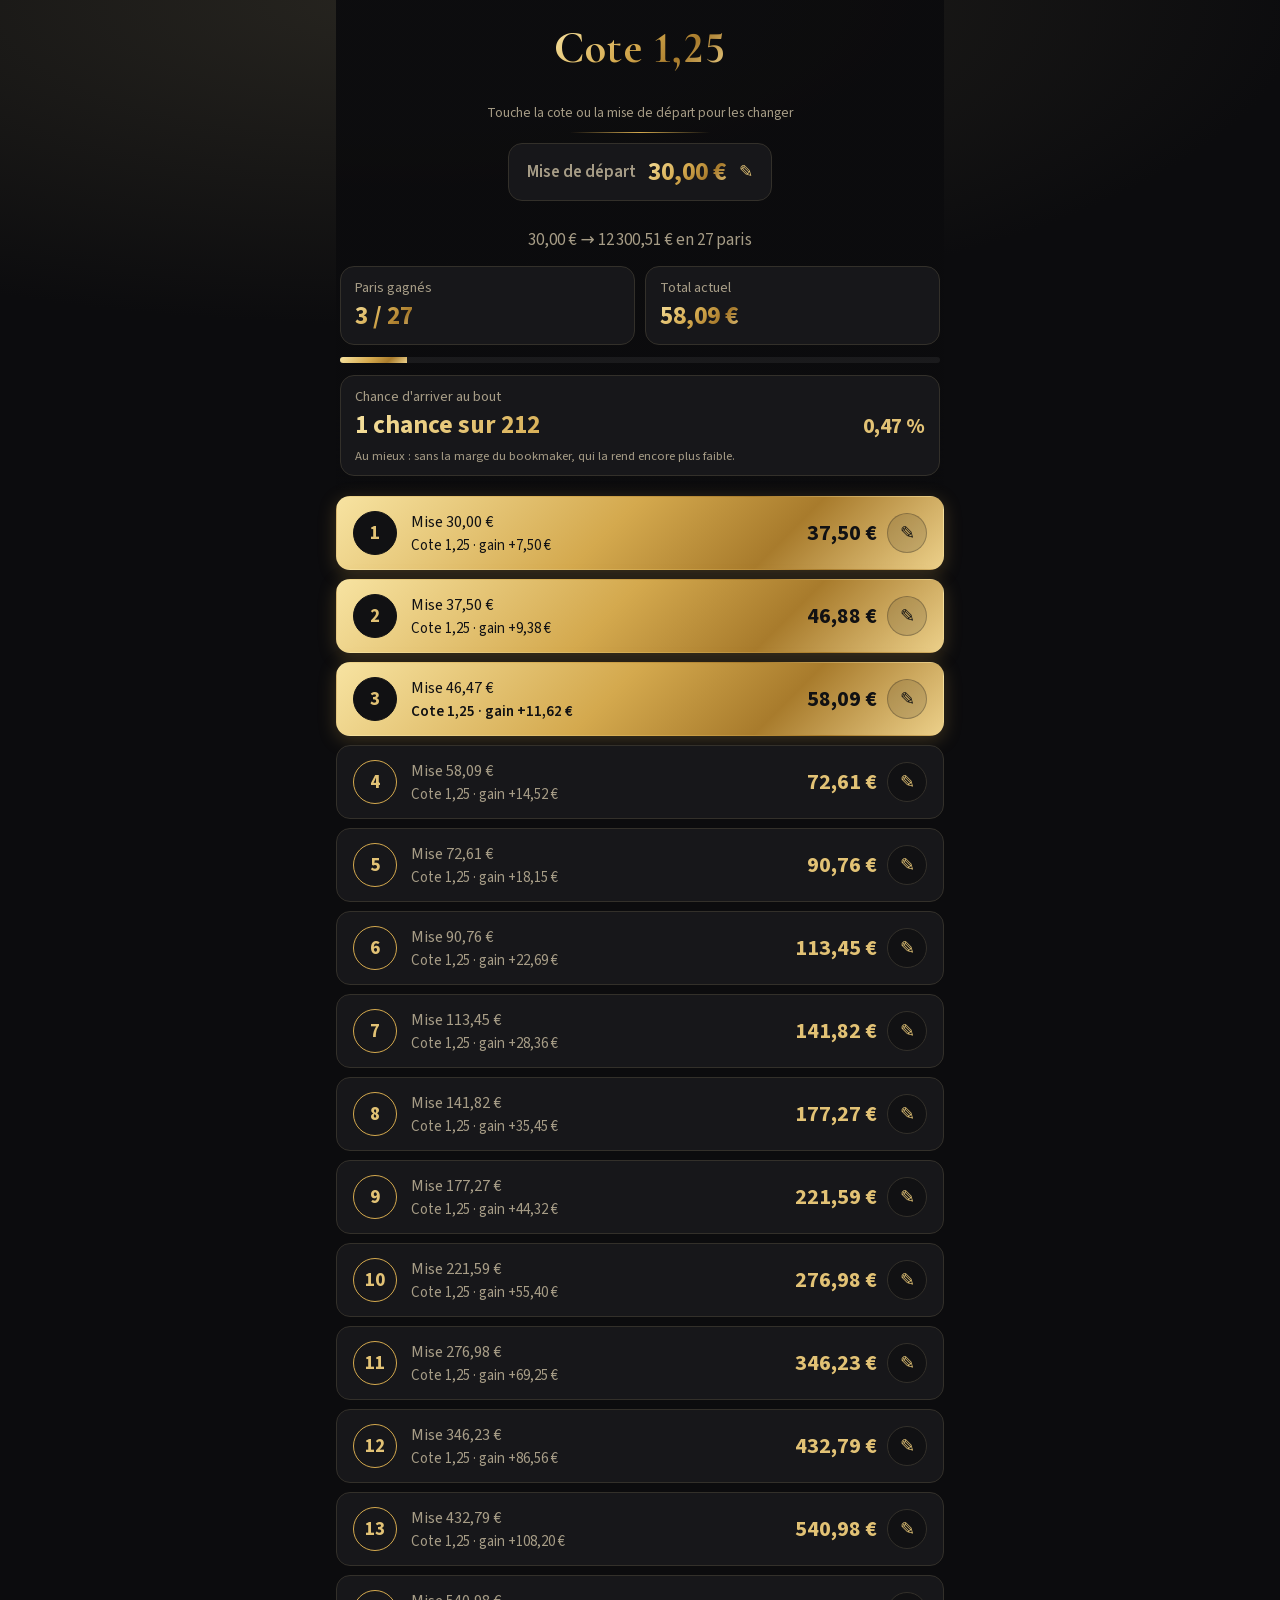
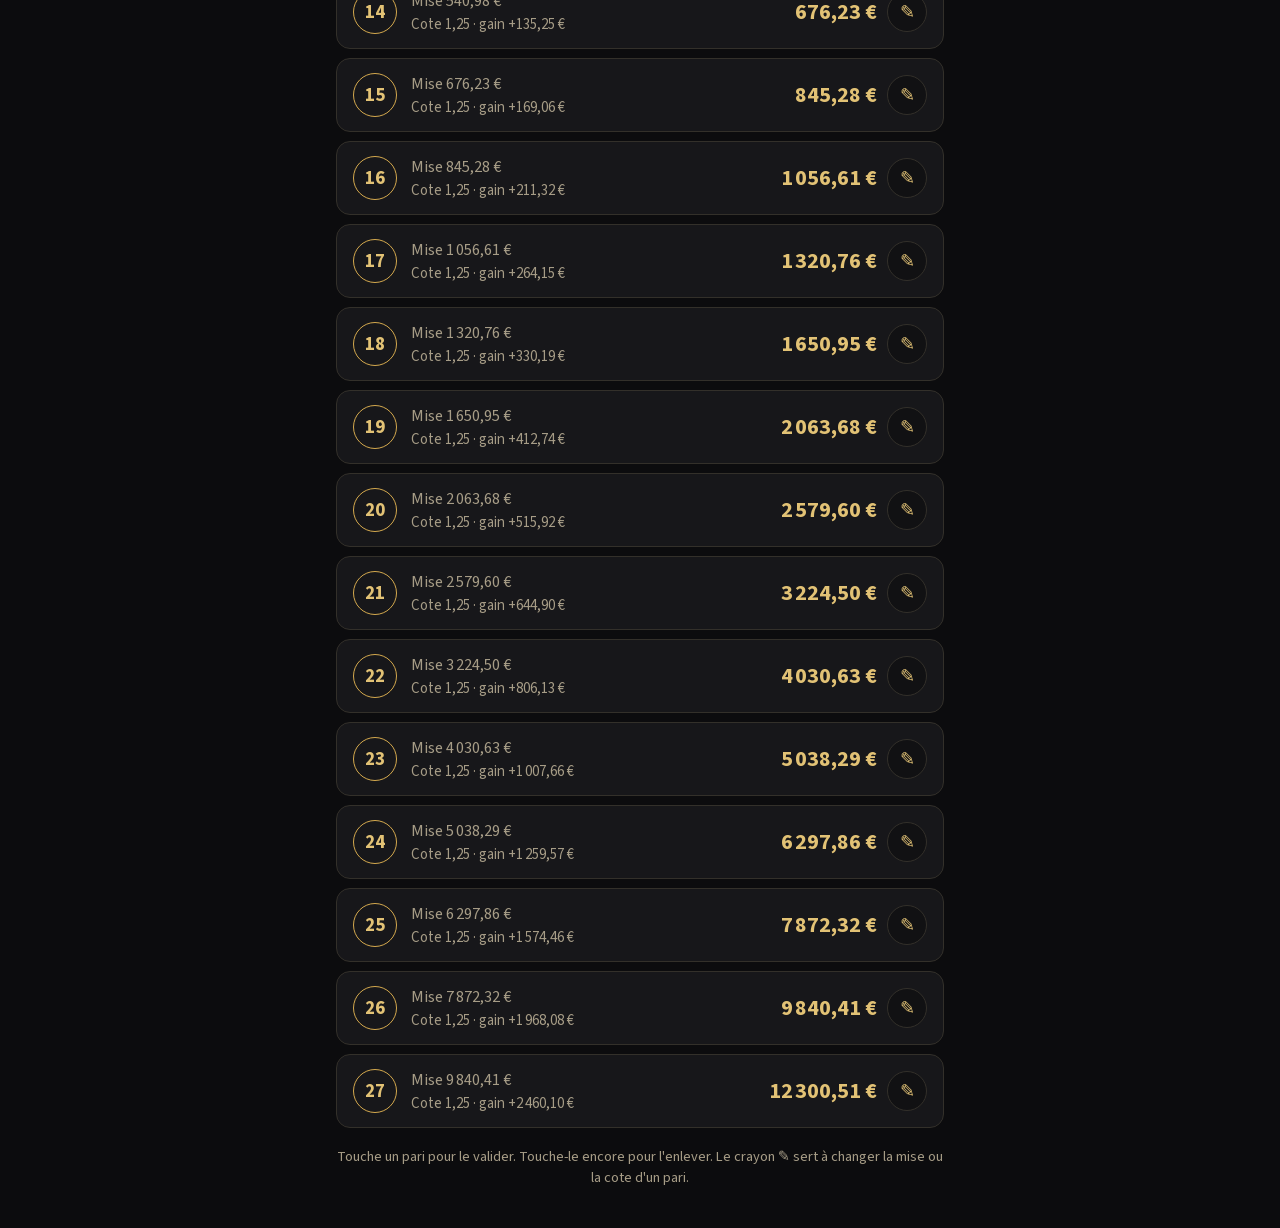
<file: paris/index.html>
<!DOCTYPE html>
<html lang="fr">
<head>
<meta charset="utf-8">
<meta name="viewport" content="width=device-width,initial-scale=1,viewport-fit=cover">
<title>Paris</title>
<link rel="stylesheet" href="fonts/fonts.css">
<link rel="icon" href="icon-192.png">
<style>:root{--bg:#0c0c0e;--s1:#17171a;--line:#33302a;--gold:#d4a94e;--gold2:#e2c275;--txt:#f3ead6;--dim:#a69c86;--ink:#111113;--mdgold:linear-gradient(135deg,#f7e3a1 0%,#d4a94e 45%,#a87b2c 72%,#ecd08a 100%)}
*{box-sizing:border-box;-webkit-tap-highlight-color:transparent;font-variant-numeric:lining-nums}
html{font-size:106.25%}
html,body{margin:0;background:radial-gradient(120% 60% at 30% 0%,#26241f 0%,#0c0c0e 60%) fixed,#0c0c0e;color:var(--txt);font-family:"Source Sans 3",system-ui,-apple-system,"Segoe UI",sans-serif}
body{min-height:100vh}
.wrap{max-width:640px;margin:0 auto;padding:0 16px 40px}
header{position:sticky;top:0;z-index:5;padding:20px 4px 14px;text-align:center;background:linear-gradient(#0c0c0ef5 85%,#0c0c0e00)}
.or{background:var(--mdgold);-webkit-background-clip:text;background-clip:text;color:transparent}
h1{margin:0;font-family:"Cormorant Garamond",Georgia,serif;font-weight:700;font-size:2.6rem;line-height:1.1;letter-spacing:.03em}
header .line{width:140px;height:1px;margin:10px auto 8px;background:linear-gradient(90deg,transparent,#d4a94e,transparent)}
.sub{color:var(--dim);font-size:1rem}
.stats{display:flex;gap:10px;margin-top:14px}
.stat{flex:1;background:var(--s1);border:1px solid var(--line);border-radius:14px;padding:10px 14px;text-align:left}
.stat small{display:block;color:var(--dim);font-size:.85rem}
.stat b{font-size:1.5rem;font-weight:700}
.bar{height:6px;border-radius:9px;background:#ffffff10;margin-top:12px;overflow:hidden}
.bar i{display:block;height:100%;width:0;background:var(--mdgold);transition:width .3s}
.rows{display:flex;flex-direction:column;gap:9px;margin-top:6px}
.row{display:flex;align-items:center;gap:14px;width:100%;text-align:left;border:1px solid var(--line);background:var(--s1);color:var(--txt);border-radius:14px;padding:13px 16px;font:inherit;cursor:pointer;transition:transform .1s}
.row:active{transform:scale(.98)}
.num{flex:none;width:44px;height:44px;border-radius:50%;display:grid;place-items:center;font-weight:700;font-size:1.1rem;border:1.5px solid var(--gold);color:var(--gold2)}
.mid{flex:1;min-width:0}
.mid .m{font-size:.95rem;color:var(--dim);white-space:nowrap}
.mid .g{font-size:.88rem;color:var(--dim);margin-top:2px;white-space:nowrap;overflow:hidden;text-overflow:ellipsis}
.tot{font-size:1.3rem;font-weight:700;color:var(--gold2);white-space:nowrap}
.row.on{background:var(--mdgold);border-color:transparent;box-shadow:0 4px 18px #d4a94e40}
.row.on .num{background:var(--ink);border-color:var(--ink);color:var(--gold2)}
.row.on .mid .m,.row.on .mid .g,.row.on .tot{color:var(--ink)}
.note{color:var(--dim);font-size:.85rem;text-align:center;margin-top:18px}
.ttlbtn{background:none;border:0;padding:4px 10px;cursor:pointer;font:inherit;display:inline-flex;align-items:baseline;gap:10px}
.edit{font-family:"Source Sans 3",system-ui,sans-serif;font-size:.8rem;color:var(--dim);margin-top:6px}
.cbox{display:none;align-items:center;justify-content:center;gap:10px;margin-top:4px}
.cbox.on{display:flex}
.cbox label{font-family:"Cormorant Garamond",Georgia,serif;font-size:2.2rem;font-weight:700}
.cbox input{width:130px;font:700 2rem "Source Sans 3",system-ui,sans-serif;text-align:center;background:#1f1e1c;color:#f3ead6;border:1.5px solid var(--gold);border-radius:12px;padding:6px 8px;outline:none;box-shadow:0 0 14px #d4a94e33}
.cbox button{border:0;border-radius:12px;padding:14px 18px;font:700 1rem "Source Sans 3",system-ui,sans-serif;background:var(--mdgold);color:var(--ink);cursor:pointer}
.cerr{color:#c4635a;font-size:.85rem;min-height:1.1em;margin-top:4px}
.row{position:relative}
.pen{flex:none;width:40px;height:40px;border-radius:50%;border:1px solid var(--line);background:#0c0c0e88;color:var(--gold2);font-size:1.05rem;cursor:pointer;margin-left:-4px}
.row.on .pen{background:#11111322;border-color:#11111344;color:var(--ink)}
.row.ed .g{color:var(--gold2)}
.row.on.ed .g{color:var(--ink);font-weight:600}
.sheet{position:fixed;inset:0;z-index:20;background:#000a;display:none;align-items:flex-end;justify-content:center}
.sheet.on{display:flex}
.sbox{width:100%;max-width:520px;background:#17171a;border:1px solid var(--line);border-bottom:0;border-radius:20px 20px 0 0;padding:20px 18px calc(22px + env(safe-area-inset-bottom))}
.sbox h2{margin:0 0 12px;font-family:"Cormorant Garamond",Georgia,serif;font-size:1.9rem;text-align:center}
.sbox label{display:block;color:var(--dim);font-size:.85rem;margin:10px 0 5px}
.sbox input{width:100%;font:700 1.4rem "Source Sans 3",system-ui,sans-serif;background:#1f1e1c;color:var(--txt);border:1.5px solid var(--line);border-radius:12px;padding:11px 14px;outline:none}
.sbox input:focus{border-color:var(--gold)}
.sp{color:var(--gold2);font-weight:600;text-align:center;margin:14px 0 4px;min-height:1.3em}
.sbtns{display:flex;gap:10px;margin-top:12px}
.sbtns button{flex:1;border-radius:12px;padding:14px;font:600 1rem "Source Sans 3",system-ui,sans-serif;border:1px solid var(--line);background:#1f1e1c;color:var(--txt);cursor:pointer}
.sbtns .gold{background:var(--mdgold);color:var(--ink);border-color:transparent;font-weight:700}
.depbtn{display:inline-flex;align-items:center;gap:12px;margin:2px auto 8px;padding:10px 18px;border-radius:14px;border:1px solid var(--line);background:var(--s1);color:var(--dim);font:600 1rem "Source Sans 3",system-ui,sans-serif;cursor:pointer}
.depbtn b{font-size:1.5rem;font-weight:700}
.depbtn i{font-style:normal;color:var(--gold2)}
.cbox .dlab{font-size:1.6rem}
.stat.chance{margin-top:12px;display:grid;grid-template-columns:1fr auto;align-items:baseline;column-gap:12px}
.stat.chance small{grid-column:1/3}
.stat.chance b{font-size:1.5rem}
.stat.chance span{font-size:1.25rem;font-weight:700;color:var(--gold2);text-align:right}
.stat.chance em{grid-column:1/3;font-style:normal;font-size:.75rem;color:var(--dim);margin-top:4px}
</style>
</head>
<body>
<script type="application/json" id="state">{"cote":1.25,"done":{"1.20":[1],"1.25":{"d":[1,2,3],"o":{"3":{"m":46.47}}}}}</script>
<script>
(function(){
const APP=document.currentScript.textContent;
const SHELL="<div class=\"wrap\">\n<header>\n  <button class=\"ttlbtn\" id=\"ttlbtn\"><h1 class=\"or\" id=\"ttl\">Cote 1,20</h1></button>\n  <div class=\"cbox\" id=\"cbox\"><label class=\"or\" for=\"ci\">Cote</label><input id=\"ci\" inputmode=\"decimal\" autocomplete=\"off\"><button id=\"cok\">OK</button></div>\n  <div class=\"cerr\" id=\"cerr\"></div>\n  <div class=\"edit\" id=\"edit\">Touche la cote ou la mise de départ pour les changer</div>\n  <div class=\"line\"></div>\n  <button class=\"depbtn\" id=\"depbtn\"><span>Mise de départ</span><b class=\"or\" id=\"depv\"></b><i>✎</i></button>\n  <div class=\"cbox\" id=\"dbox\"><label class=\"or dlab\" for=\"di\">Départ</label><input id=\"di\" inputmode=\"decimal\" autocomplete=\"off\"><button id=\"dok\">OK</button></div>\n  <div class=\"cerr\" id=\"derr\"></div>\n  <div class=\"sub\" id=\"sub\"></div>\n  <div class=\"stats\">\n    <div class=\"stat\"><small>Paris gagnés</small><b class=\"or\" id=\"cnt\"></b></div>\n    <div class=\"stat\"><small>Total actuel</small><b class=\"or\" id=\"cur\"></b></div>\n  </div>\n  <div class=\"bar\"><i id=\"prog\"></i></div>\n  <div class=\"stat chance\"><small>Chance d'arriver au bout</small><b class=\"or\" id=\"chn\"></b><span id=\"chp\"></span><em>Au mieux : sans la marge du bookmaker, qui la rend encore plus faible.</em></div>\n</header>\n<div class=\"rows\" id=\"rows\"></div>\n<div class=\"note\" id=\"note\">Touche un pari pour le valider. Touche-le encore pour l'enlever. Le crayon ✎ sert à changer la mise ou la cote d'un pari.</div>\n</div>\n<div class=\"sheet\" id=\"sheet\"><div class=\"sbox\"><h2 class=\"or\" id=\"sh\">Pari</h2><label for=\"sm\">Mise (€)</label><input id=\"sm\" inputmode=\"decimal\" autocomplete=\"off\"><label for=\"sc\">Cote</label><input id=\"sc\" inputmode=\"decimal\" autocomplete=\"off\"><div class=\"sp\" id=\"sp\"></div><div class=\"cerr\" id=\"se\"></div><div class=\"sbtns\"><button id=\"sno\">Annuler</button><button class=\"gold\" id=\"sok\">OK</button></div><div class=\"sbtns\"><button id=\"sreset\">Remettre comme avant</button></div></div></div>\n";
document.body.insertAdjacentHTML('afterbegin',SHELL);
const CSS=document.querySelector('style').textContent;
let DEP=30;const OBJ=10000;
const key=c=>c.toFixed(2);
let cote=1.2,doneBy={};
try{const st=JSON.parse(document.getElementById('state').textContent);
  if(Array.isArray(st.done))doneBy['1.20']=st.done;else if(st.done)doneBy=st.done;
  if(st.cote)cote=st.cote;if(st.dep)DEP=st.dep}catch(e){}
const LSK='paris_v1';try{const ls=JSON.parse(localStorage.getItem(LSK)||'null');if(ls&&ls.done){doneBy=ls.done;if(ls.cote)cote=ls.cote;if(ls.dep)DEP=ls.dep}}catch(e){}
const eur=v=>v.toLocaleString('fr-FR',{minimumFractionDigits:2,maximumFractionDigits:2})+' €';
const fc=c=>c.toLocaleString('fr-FR',{minimumFractionDigits:2,maximumFractionDigits:2});
const box=document.getElementById('rows');
let N=0,done=new Set(),rows=[];
function slot(){let v=doneBy[key(cote)];if(Array.isArray(v))v={d:v,o:{}};if(!v)v={d:[],o:{}};if(!v.o)v.o={};doneBy[key(cote)]=v;return v}
let plan=[];
function build(){
  const sl=slot();plan=[];let prev=DEP;
  for(let n=1;n<=300;n++){const o=sl.o[n]||{};const mise=o.m!=null?o.m:prev,c=o.c!=null?o.c:cote,tot=mise*c;
    plan.push({n,mise,c,gain:tot-mise,tot,edited:o.m!=null||o.c!=null});prev=tot;if(tot>=OBJ||c<=1)break}
  N=plan.length;done=new Set(sl.d.filter(n=>n<=N));
  box.textContent='';rows=[];
  plan.forEach(p=>{
    const b=document.createElement('div');b.className='row'+(p.edited?' ed':'');b.setAttribute('role','button');
    b.innerHTML='<span class="num">'+p.n+'</span><span class="mid"><div class="m">Mise '+eur(p.mise)+'</div><div class="g">Cote '+fc(p.c)+' · gain +'+eur(p.gain)+'</div></span><span class="tot">'+eur(p.tot)+'</span><button class="pen" aria-label="Modifier le pari '+p.n+'">✎</button>';
    b.addEventListener('click',()=>{done.has(p.n)?done.delete(p.n):done.add(p.n);slot().d=[...done].sort((x,y)=>x-y);paint();save()});
    b.querySelector('.pen').addEventListener('click',e=>{e.stopPropagation();openRow(p)});
    box.appendChild(b);rows.push(b);
  });
  document.getElementById('ttl').textContent='Cote '+fc(cote);
  const last=plan[N-1];
  document.getElementById('depv').textContent=eur(DEP);
  document.getElementById('sub').textContent=eur(DEP)+' → '+eur(last?last.tot:DEP)+' en '+N+' paris';
  paint();
}
function paint(){
  rows.forEach((b,i)=>b.classList.toggle('on',done.has(i+1)));
  const last=done.size?Math.max(...done):0;
  document.getElementById('cnt').textContent=done.size+' / '+N;
  document.getElementById('cur').textContent=eur(last?plan[last-1].tot:DEP);
  document.getElementById('prog').style.width=(done.size/N*100)+'%';
  let pr=1;for(const q of plan){if(q.n>last)pr*=1/q.c}
  const chn=document.getElementById('chn'),chp=document.getElementById('chp');
  if(pr>=0.9999){chn.textContent='Objectif atteint !';chp.textContent='100 %'}
  else{chn.textContent='1 chance sur '+Math.round(1/pr).toLocaleString('fr-FR');
    const pc=pr*100;chp.textContent=(pc<0.01?'moins de 0,01':pc.toLocaleString('fr-FR',{minimumFractionDigits:pc<1?2:1,maximumFractionDigits:pc<1?2:1}))+' %'}
}
const sh=document.getElementById('sheet'),sm=document.getElementById('sm'),sc=document.getElementById('sc'),sp=document.getElementById('sp'),se=document.getElementById('se');let cur=null;
const num=v=>parseFloat(String(v).replace(/\s/g,'').replace('€','').replace(',','.'));
function prev(){const m=num(sm.value),c=num(sc.value);sp.textContent=(m>0&&c>1)?'Total si gagné : '+eur(m*c)+'  (gain +'+eur(m*(c-1))+')':'';}
function openRow(p){cur=p;document.getElementById('sh').textContent='Pari n°'+p.n;sm.value=fc(p.mise);sc.value=fc(p.c);se.textContent='';prev();sh.classList.add('on');}
function closeRow(){sh.classList.remove('on');cur=null}
sm.addEventListener('input',prev);sc.addEventListener('input',prev);
document.getElementById('sok').addEventListener('click',()=>{const m=num(sm.value),c=num(sc.value);
  if(!(m>0)){se.textContent='Mets une mise, par exemple 30';return}
  if(!(c>1)){se.textContent='Mets une cote plus grande que 1, par exemple 1,54';return}
  const sl=slot(),o={};if(Math.abs(m-cur.mise)>0.004||cur.edited&&sl.o[cur.n]&&sl.o[cur.n].m!=null)o.m=Math.round(m*100)/100;
  if(Math.abs(c-cur.c)>0.0001||cur.edited&&sl.o[cur.n]&&sl.o[cur.n].c!=null)o.c=Math.round(c*100)/100;
  if(o.m!=null||o.c!=null)sl.o[cur.n]=o;closeRow();build();save()});
document.getElementById('sreset').addEventListener('click',()=>{const sl=slot();delete sl.o[cur.n];closeRow();build();save()});
document.getElementById('sno').addEventListener('click',closeRow);
sh.addEventListener('click',e=>{if(e.target===sh)closeRow()});
function setCote(c){if(c===cote)return;cote=c;build();save()}
build();
const tb=document.getElementById('ttlbtn'),cb=document.getElementById('cbox'),ci=document.getElementById('ci'),ce=document.getElementById('cerr'),ed=document.getElementById('edit');
function openEdit(){tb.style.display='none';ed.style.display='none';cb.classList.add('on');ci.value=fc(cote);ce.textContent='';ci.focus();ci.select()}
function closeEdit(){cb.classList.remove('on');tb.style.display='';ed.style.display='';ce.textContent=''}
function valid(){const v=parseFloat(String(ci.value).replace(',','.').replace(/\s/g,''));
  if(!(v>1&&v<=50)){ce.textContent='Mets une cote plus grande que 1, par exemple 1,25';return}
  const c=Math.round(v*100)/100;if(c<=1){ce.textContent='Mets une cote plus grande que 1, par exemple 1,25';return}
  closeEdit();setCote(c)}
tb.addEventListener('click',openEdit);
document.getElementById('cok').addEventListener('click',valid);
ci.addEventListener('keydown',e=>{if(e.key==='Enter'){e.preventDefault();valid()}if(e.key==='Escape')closeEdit()});

const dbtn=document.getElementById('depbtn'),dbx=document.getElementById('dbox'),di=document.getElementById('di'),de=document.getElementById('derr');
function openDep(){dbtn.style.display='none';dbx.classList.add('on');di.value=fc(DEP);de.textContent='';di.focus();di.select()}
function closeDep(){dbx.classList.remove('on');dbtn.style.display='';de.textContent=''}
function validDep(){const v=parseFloat(String(di.value).replace(/\s/g,'').replace('€','').replace(',','.'));
  if(!(v>0&&v<OBJ)){de.textContent='Mets une mise de départ, par exemple 20';return}
  closeDep();DEP=Math.round(v*100)/100;build();save()}
dbtn.addEventListener('click',openDep);
document.getElementById('dok').addEventListener('click',validDep);
di.addEventListener('keydown',e=>{if(e.key==='Enter'){e.preventDefault();validDep()}if(e.key==='Escape')closeDep()});
let art=null,timer=null;
if(window.claude&&window.claude.use){window.claude.use('artifact').then(a=>{art=a}).catch(()=>{})}
function page(){
  const st=JSON.stringify({cote,dep:DEP,done:doneBy}).replace(/</g,'\\u003c');
  return '<!DOCTYPE html>\n<html lang="fr">\n<head>\n<meta charset="utf-8">\n<meta name="viewport" content="width=device-width,initial-scale=1,viewport-fit=cover">\n<title>Paris cote 1,20</title>\n<link rel=\"stylesheet\" href=\"https://fonts.googleapis.com/css2?family=Cormorant+Garamond:wght@600;700&family=Source+Sans+3:wght@400;600;700&display=swap\">\n<style>'+CSS+'</style>\n</head>\n<body>\n<script type="application/json" id="state">'+st+'</scr'+'ipt>\n<scr'+'ipt>'+APP+'</scr'+'ipt>\n</body>\n</html>\n';
}
window.__page=page;
function save(){
  try{localStorage.setItem(LSK,JSON.stringify({cote,dep:DEP,done:doneBy}))}catch(e){}
  clearTimeout(timer);
  timer=setTimeout(()=>{if(art)art.publish(page()).catch(()=>{})},900);
}
})();
</script>
</body>
</html>
</file>
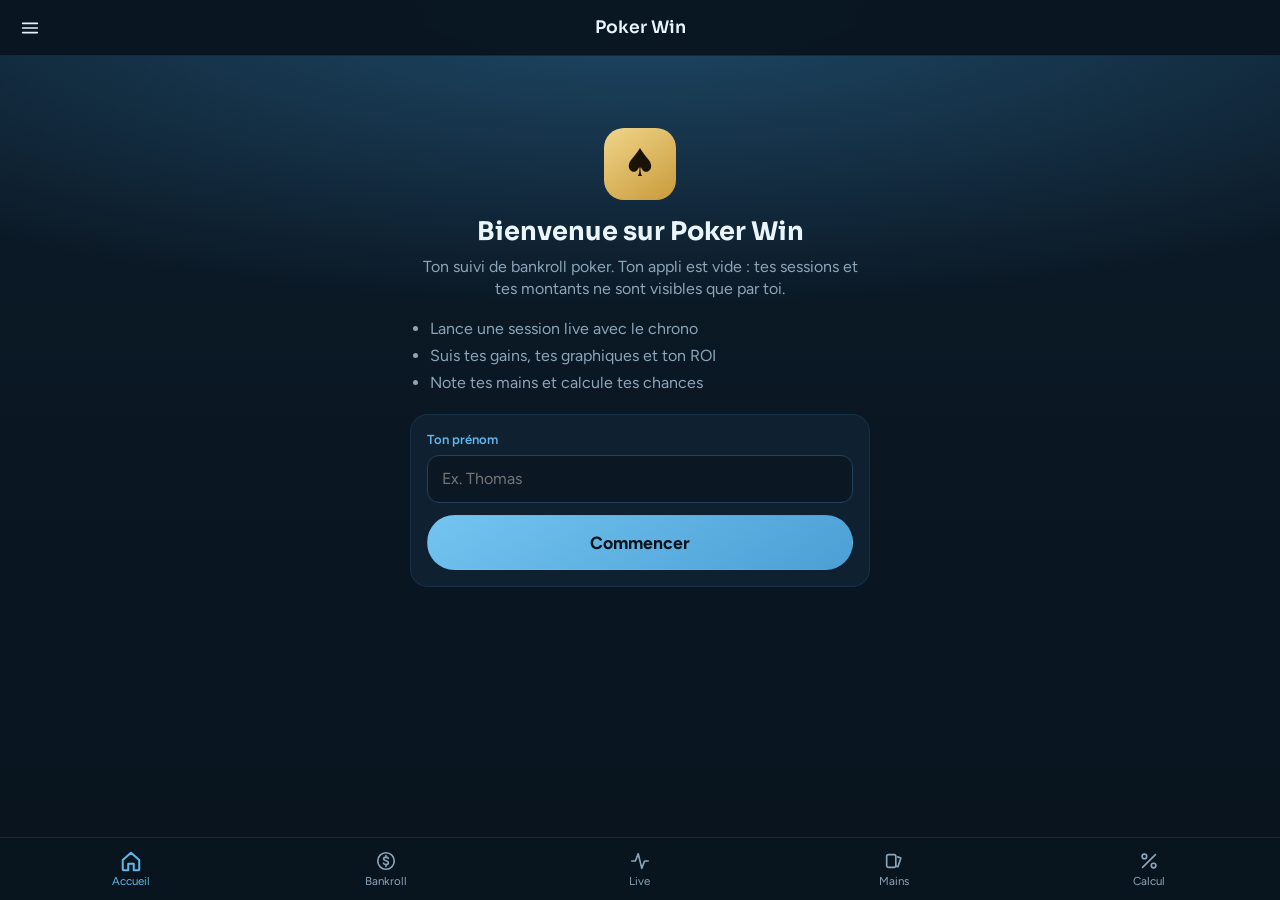
<file: poker/index.html>
<!DOCTYPE html>
<html lang="fr">
<head>
<meta charset="utf-8">
<meta name="viewport" content="width=device-width, initial-scale=1, viewport-fit=cover">
<title>Poker Win</title>
<meta name="theme-color" content="#09151F">
<link rel="preconnect" href="https://fonts.googleapis.com">
<link rel="preconnect" href="https://fonts.gstatic.com" crossorigin>
<link href="https://fonts.googleapis.com/css2?family=Figtree:wght@400;500;600;700&family=Sora:wght@500;600;700&display=swap" rel="stylesheet">
<style>
:root{
  --bg:#09151F; --bg2:#10283B; --panel:#0F2030; --panel2:#0B1823; --line:#23425A;
  --ink:#EAF4FB; --dim:#8CA5B9; --accent:#62B6E8; --gain:#3ED3A0; --loss:#F0716A; --gold:#E6C068;
  --display:'Sora','Segoe UI',system-ui,sans-serif; --body:'Figtree','Segoe UI',system-ui,sans-serif;
  color-scheme:dark; box-sizing:border-box;
  padding-top:env(safe-area-inset-top,0px); padding-bottom:env(safe-area-inset-bottom,0px);
}
*,*::before,*::after{box-sizing:inherit}
html{height:100%; scroll-padding-top:env(safe-area-inset-top,0px); background:var(--bg)}
body{
  min-height:100%; margin:0; color:var(--ink); font-family:var(--body); font-size:16px; line-height:1.4;
  background:radial-gradient(130% 55% at 50% 0%, #1F4A68 0%, rgba(31,74,104,0) 62%), linear-gradient(#0C1B29,#08131D);
  background-color:var(--bg); -webkit-tap-highlight-color:transparent; padding:60px 0 84px;
}
button{font-family:inherit; color:inherit; cursor:pointer}
input,select,textarea{font-family:inherit; font-size:16px; color:var(--ink)}
svg{display:block}
.ic{width:22px;height:22px;fill:none;stroke:currentColor;stroke-width:1.8;stroke-linecap:round;stroke-linejoin:round}

/* barre du haut */
#top{position:fixed; top:0; left:0; right:0; z-index:20; padding:calc(env(safe-area-inset-top,0px) + 6px) 8px 6px; height:calc(env(safe-area-inset-top,0px) + 56px);
  display:flex; align-items:center; gap:6px; background:rgba(9,21,31,.94); backdrop-filter:blur(8px); border-bottom:1px solid rgba(98,182,232,.12)}
#top .iconbtn{width:44px;height:44px;border:0;background:none;display:grid;place-items:center;border-radius:12px}
#top .iconbtn:active{background:rgba(98,182,232,.12)}
#ttl{flex:1; font-family:var(--display); font-weight:600; font-size:1.08rem; text-align:center}
#topRight{min-width:44px; height:44px; display:flex; justify-content:flex-end}
#top .xbtn{font-size:1.3rem; font-weight:700; color:var(--ink)}
.sheet-x.inline{position:static; float:none; margin:0 0 0 auto}

/* navigation du bas */
#nav{position:fixed; bottom:0; left:0; right:0; z-index:20; display:flex; justify-content:space-around;
  padding:6px 4px calc(env(safe-area-inset-bottom,0px) + 6px); background:rgba(9,21,31,.96); backdrop-filter:blur(8px); border-top:1px solid rgba(98,182,232,.14)}
#nav button{flex:1; max-width:110px; border:0; background:none; display:flex; flex-direction:column; align-items:center; gap:2px; padding:6px 2px; color:var(--dim); font-size:.72rem; border-radius:12px}
#nav button.on{color:var(--accent)}
#nav button.on .ic{stroke-width:2.2}

#fab{position:fixed; right:16px; bottom:calc(env(safe-area-inset-bottom,0px) + 82px); z-index:19; width:58px; height:58px; border-radius:50%; border:0;
  background:linear-gradient(145deg,#74C4F0,#4A9FD4); color:#06121B; display:none; place-items:center; box-shadow:0 8px 22px rgba(0,0,0,.45)}
#fab .ic{width:28px;height:28px;stroke-width:2.4}
#fab.show{display:grid}
#fab.locked{background:#2A3E50; color:#8CA5B9; box-shadow:none}

main{max-width:780px; margin:0 auto; padding:14px 14px 80px}
.page-in{animation:fadeIn .22s ease-out}
@keyframes fadeIn{from{opacity:.4}to{opacity:1}}
@media (prefers-reduced-motion:reduce){.page-in{animation:none}}

/* onglets */
.tabs{display:flex; gap:4px; overflow-x:auto; margin:0 -14px 14px; padding:0 14px; border-bottom:1px solid var(--line); scrollbar-width:none}
.tabs::-webkit-scrollbar{display:none}
.tabs button{flex:none; border:0; background:none; padding:12px 14px; color:var(--dim); font-weight:600; font-size:.95rem; border-bottom:3px solid transparent}
.tabs button.on{color:var(--accent); border-bottom-color:var(--accent)}

/* blocs */
.box{background:var(--panel); border:1px solid rgba(98,182,232,.1); border-radius:18px; padding:16px; margin-bottom:14px}
.box h3{margin:0 0 10px; font-family:var(--display); font-size:1rem; font-weight:600}
.box h3.center{text-align:center}
.gain{color:var(--gain)} .loss{color:var(--loss)} .dim{color:var(--dim)}
.tbl{width:100%; border-collapse:collapse}
.tbl th{font-weight:600; color:var(--dim); font-size:.82rem; text-align:right; padding:0 0 8px}
.tbl th:first-child{text-align:left}
.tbl td{padding:9px 0; text-align:right; border-top:1px solid rgba(35,66,90,.7); font-variant-numeric:tabular-nums}
.tbl td:first-child{text-align:left; color:var(--ink)}
.tbl tr:nth-child(odd) td{background:rgba(255,255,255,.015)}
.grid3{display:grid; grid-template-columns:repeat(3,1fr); gap:10px; text-align:center}
.grid2{display:grid; grid-template-columns:1fr 1fr; gap:10px}
.stat .v{font-family:var(--display); font-weight:600; font-size:1.2rem; font-variant-numeric:tabular-nums}
.stat .l{color:var(--dim); font-size:.8rem; margin-top:2px}
.empty{text-align:center; color:var(--dim); padding:22px 10px}
.empty b{display:block; color:var(--ink); font-size:1.05rem; margin-bottom:6px}

/* accueil */
.hero{position:relative; border-radius:22px; overflow:hidden; margin-bottom:14px; background:linear-gradient(160deg,#143550,#0E2335); border:1px solid rgba(98,182,232,.18); padding:14px 16px 6px; cursor:pointer}
.hero .hi{color:var(--dim); font-size:.95rem}
.hero .big{font-family:var(--display); font-weight:700; font-size:2rem; letter-spacing:-.02em; line-height:1.1; margin:2px 0 4px; font-variant-numeric:tabular-nums}
.hero .sub{color:var(--dim); font-size:.9rem}
.hero svg.curve{margin:6px -16px 0; width:calc(100% + 32px)}
.hero .row > *{flex:initial}
svg.curve{width:100%}
.brand{display:flex; align-items:center; gap:10px; margin-bottom:12px}
.brand .mark{width:34px;height:34px;border-radius:10px;background:linear-gradient(145deg,#F0D58A,#C99A3A); display:grid; place-items:center; color:#1A1203; font-size:1.2rem; font-weight:700}
.brand span{font-family:var(--display); font-weight:700; letter-spacing:.01em}
.sess-head{display:flex; justify-content:space-between; gap:10px; padding-bottom:10px; margin-bottom:12px; border-bottom:1px solid var(--line)}
.sess-head .t{font-size:1.15rem; font-weight:600} .sess-head .r{text-align:right; font-weight:600}
.kv{display:grid; grid-template-columns:repeat(3,1fr); gap:16px 10px}
.kv .k{font-family:var(--display); font-weight:600; font-size:1.05rem; font-variant-numeric:tabular-nums}
.kv .n{color:var(--dim); font-size:.78rem}
.kv > div:nth-child(3n){text-align:right} .kv > div:nth-child(3n+2){text-align:center}

.btn{border:1.5px solid var(--accent); background:none; color:var(--accent); border-radius:999px; padding:13px 20px; font-weight:700; font-size:1rem}
.btn:active{background:rgba(98,182,232,.14)}
.btn.solid{background:linear-gradient(145deg,#74C4F0,#4A9FD4); border-color:transparent; color:#06121B}
.btn.danger{border-color:var(--loss); color:var(--loss)}
.btn.block{display:block; width:100%}
.btn.sm{padding:8px 14px; font-size:.9rem}
.row{display:flex; gap:10px; align-items:center}
.row > *{flex:1}
.stack{display:flex; flex-direction:column; gap:12px}

/* listes */
.item{display:flex; justify-content:space-between; gap:10px; align-items:center; width:100%; text-align:left; background:var(--panel); border:1px solid rgba(98,182,232,.1); border-radius:16px; padding:14px 16px; margin-bottom:10px}
.item .a{font-weight:600} .item .b{color:var(--dim); font-size:.9rem}
.item .amt{font-family:var(--display); font-weight:600; font-variant-numeric:tabular-nums}
.yearchip{display:table; margin:6px auto 12px; background:rgba(255,255,255,.07); border-radius:999px; padding:6px 18px; color:var(--dim); font-weight:600}

/* formulaires */
label.f{display:block; font-size:.82rem; color:var(--accent); margin-bottom:5px; font-weight:600}
.in{width:100%; background:var(--panel2); border:1.5px solid var(--line); border-radius:12px; padding:12px 14px; min-height:48px}
.in:focus{outline:2px solid var(--accent); outline-offset:1px; border-color:transparent}
textarea.in{min-height:96px; resize:vertical}
select.in{appearance:none; background-image:linear-gradient(45deg,transparent 50%,var(--dim) 50%),linear-gradient(135deg,var(--dim) 50%,transparent 50%); background-position:calc(100% - 20px) 21px,calc(100% - 14px) 21px; background-size:6px 6px; background-repeat:no-repeat; padding-right:36px}
.err{color:var(--loss); font-size:.9rem}

/* fenêtres */
.veil{position:fixed; inset:0; z-index:40; background:rgba(3,9,14,.66); display:none}
.veil.open{display:block}
.sheet{position:fixed; left:0; right:0; bottom:0; z-index:41; max-height:92%; overflow:auto; background:#0D1D2C; border-radius:22px 22px 0 0; border-top:1px solid rgba(98,182,232,.25);
  padding:18px 16px calc(env(safe-area-inset-bottom,0px) + 20px); transform:translateY(105%); transition:transform .22s ease-out; max-width:780px; margin:0 auto}
.sheet.open{transform:none}
@media (prefers-reduced-motion:reduce){.sheet{transition:none}}
.sheet h2{margin:0 52px 14px 0; font-family:var(--display); font-size:1.15rem}
.sheet-x{position:sticky; top:-6px; float:right; z-index:5; width:44px; height:44px; margin:-8px -6px 0 0; border:1px solid var(--line); border-radius:50%; background:#16304A; color:var(--ink); font-size:1.1rem; font-weight:700; display:grid; place-items:center}
.sheet-x:active{background:#21486B}
#picker{z-index:61} #pickerVeil{z-index:60}
#drawer{position:fixed; top:0; bottom:0; left:0; width:min(82%,320px); z-index:51; background:#0C1B29; border-right:1px solid var(--line); transform:translateX(-105%); transition:transform .2s ease-out; padding:calc(env(safe-area-inset-top,0px) + 14px) 0 calc(env(safe-area-inset-bottom,0px) + 14px); display:flex; flex-direction:column}
#drawer.open{transform:none}
#drawerVeil{z-index:50}
#drawer .brand{padding:6px 20px 16px}
#drawer button.dr{display:flex; align-items:center; gap:14px; width:100%; border:0; border-bottom:1px solid rgba(35,66,90,.6); background:none; padding:18px 20px; font-size:1.05rem; text-align:left}
#drawer button.dr.on{color:var(--accent)}
#toast{position:fixed; left:50%; bottom:calc(env(safe-area-inset-bottom,0px) + 96px); transform:translateX(-50%); background:#1B3A52; border:1px solid var(--accent); padding:10px 18px; border-radius:999px; z-index:90; opacity:0; pointer-events:none; transition:opacity .2s; font-weight:600; white-space:nowrap}
#toast.on{opacity:1}

/* cartes */
.card{display:inline-flex; flex-direction:column; align-items:center; justify-content:center; width:34px; height:48px; border-radius:6px; background:#F2F6F9; color:#14202B; line-height:1; flex:none; box-shadow:0 1px 3px rgba(0,0,0,.45)}
.card b{font-size:1.05rem; font-family:var(--display)} .card i{font-style:normal; font-size:1.05rem}
.card.red{color:#D6403A}
.card.back{background:repeating-linear-gradient(135deg,#D63A2F 0 4px,#B52B22 4px 8px); border:1.5px solid #8E1F18}
.card.sm{width:24px;height:34px;border-radius:5px} .card.sm b,.card.sm i{font-size:.8rem}
.card.lg{width:44px;height:62px} .card.lg b,.card.lg i{font-size:1.25rem}
.slot{border:0; background:none; padding:0; border-radius:8px; line-height:0}
.slot:focus-visible{outline:2px solid var(--accent); outline-offset:3px}
.cards-row{display:flex; gap:6px; flex-wrap:wrap; justify-content:center}

/* table de poker */
.table{position:relative; width:100%; aspect-ratio:.86; max-height:620px; margin:6px auto 14px}
.table .felt{position:absolute; left:14%; right:14%; top:17%; bottom:17%; border-radius:50%/42%; background:radial-gradient(#3B7090,#2C5873); border:7px solid #11354D; box-shadow:inset 0 0 40px rgba(0,0,0,.35)}
.table .brandtxt{position:absolute; left:0; right:0; top:75%; text-align:center; font-family:var(--display); font-weight:700; letter-spacing:.06em; color:rgba(8,26,40,.65); font-size:.95rem}
.table .board{position:absolute; left:0; right:0; top:42%; display:flex; justify-content:center; gap:4px}
.seat{position:absolute; transform:translate(-50%,-50%); width:84px; text-align:center; background:none; border:0; padding:0}
.seat .disc{border-radius:50%; background:#1B4B6B; border:3px solid #0E3047; padding:8px 4px 14px; width:84px; height:84px; display:flex; align-items:flex-start; justify-content:center; position:relative}
.seat.hero .disc{border-color:var(--gold)}
.seat .pos{position:absolute; bottom:6px; left:50%; transform:translateX(-50%); font-size:.72rem; font-weight:700; background:#0E3047; padding:1px 7px; border-radius:6px}
.seat .sbet{position:absolute; left:50%; top:-26px; transform:translateX(-50%); z-index:3; display:flex; align-items:center; gap:4px; background:rgba(8,26,40,.85); color:#fff; font-weight:700; font-size:.78rem; padding:3px 8px 3px 4px; border-radius:999px; white-space:nowrap}
.seat .sbet.below{top:auto; bottom:-12px}
.seat .sbet i{width:14px; height:14px; border-radius:50%; background:#E8C547; border:3px dashed #fff; box-sizing:border-box; flex:none}
.seat .sbet.opt{background:#7A4CC2}
.table.edit{margin-top:40px; margin-bottom:28px}
.memo{display:flex; justify-content:flex-end; align-items:center; gap:6px; margin:-6px 0 14px}
.memo .lbl{font-size:.75rem; color:var(--dim); text-align:right; line-height:1.15}
.memo .cards-row{gap:3px; flex-wrap:nowrap}
.stkin{position:absolute; transform:translate(-50%, calc(-50% + 46px)); z-index:4}
.stkin input{width:66px; height:22px; border-radius:999px; border:1px solid rgba(255,255,255,.25); background:rgba(8,26,40,.85); color:#BFE0F5; text-align:center; font-weight:700; font-size:.74rem; padding:0 4px; box-sizing:border-box; -moz-appearance:textfield; appearance:textfield}
.stkin input::-webkit-inner-spin-button,.stkin input::-webkit-outer-spin-button{-webkit-appearance:none; margin:0}
.stkin input::placeholder{color:rgba(191,224,245,.5); font-weight:600}
.stkin input.has{background:#0E3047; color:#fff; border-color:#BFE0F5}
.table.edit .brandtxt{display:none}
.betin{position:absolute; transform:translate(-50%, calc(-50% - 58px)); z-index:4; display:flex; gap:3px; align-items:center}
.betin input{width:48px; height:26px; border-radius:999px; border:1px solid rgba(255,255,255,.3); background:rgba(8,26,40,.85); color:#fff; text-align:center; font-weight:700; font-size:.8rem; padding:0 3px; box-sizing:border-box; -moz-appearance:textfield; appearance:textfield}
.betin input::-webkit-inner-spin-button,.betin input::-webkit-outer-spin-button{-webkit-appearance:none; margin:0}
.betin input::placeholder{color:rgba(255,255,255,.55); font-weight:600}
.betin input.has{background:#E8C547; color:#0E3047; border-color:#fff}
.betin input.has::placeholder{color:rgba(14,48,71,.8)}
.betin .ob{height:26px; padding:0 5px; border-radius:999px; font-size:.58rem; font-weight:800; background:rgba(8,26,40,.7); color:rgba(255,255,255,.7); border:1px solid rgba(255,255,255,.25)}
.betin .ob.on{background:#7A4CC2; color:#fff; border-color:#fff}
.seat .stk{font-size:.7rem; color:#BFE0F5; margin-top:2px; min-height:1em}
.seat .disc .card{margin:0 -3px}
.table .bet{position:absolute; transform:translate(-50%,-50%); z-index:2; display:flex; align-items:center; gap:4px; background:rgba(8,26,40,.72); color:#fff; font-weight:700; font-size:.78rem; padding:3px 8px 3px 4px; border-radius:999px; white-space:nowrap; pointer-events:none}
.table .bet i{width:14px; height:14px; border-radius:50%; background:#E8C547; border:3px dashed #fff; box-sizing:border-box; flex:none}
.table .bet.opt{background:#7A4CC2}
.table .bet.off{display:none}
.table .pot{position:absolute; left:50%; top:35%; transform:translate(-50%,-50%); background:rgba(8,26,40,.72); color:#fff; font-weight:700; font-size:.9rem; padding:4px 12px; border-radius:999px; white-space:nowrap; pointer-events:none}
.dealer{position:absolute; width:26px; height:26px; border-radius:50%; background:#fff; color:#1B4B6B; font-weight:800; display:grid; place-items:center; font-size:.85rem; transform:translate(-50%,-50%); z-index:2; box-shadow:0 2px 4px rgba(0,0,0,.4)}

/* sélecteur de cartes */
.pgrid{display:grid; grid-template-columns:repeat(13,1fr); gap:4px}
.pgrid button{border:0; padding:0; background:none; line-height:0}
.pgrid .card{width:100%; height:auto; aspect-ratio:.72; border-radius:5px}
.pgrid .card b,.pgrid .card i{font-size:.78rem}
.pgrid button:disabled{opacity:.18}

.timer{font-family:var(--display); font-weight:700; font-size:3.2rem; text-align:center; letter-spacing:.02em; font-variant-numeric:tabular-nums; margin:4px 0 2px}
.pill{display:inline-block; background:rgba(98,182,232,.14); color:var(--accent); border-radius:999px; padding:4px 12px; font-size:.82rem; font-weight:600}
.eqbar{height:14px; border-radius:7px; background:#0B1823; overflow:hidden; margin:6px 0 4px}
.eqbar > div{height:100%; background:linear-gradient(90deg,#4A9FD4,#74C4F0)}
.verdict{border-radius:14px; padding:14px; font-weight:600; margin-top:12px}
.verdict.ok{background:rgba(62,211,160,.14); border:1px solid var(--gain)}
.verdict.ko{background:rgba(240,113,106,.14); border:1px solid var(--loss)}
.dur{position:relative; margin-bottom:8px; border-radius:10px; overflow:hidden; background:#0B1823}
.dur > div.fill{position:absolute; inset:0 auto 0 0; opacity:.85}
.dur > div.txt{position:relative; display:flex; justify-content:space-between; padding:11px 14px; font-weight:600}
/* saisie rapide */
.chips{display:flex; gap:8px; overflow-x:auto; margin:8px -2px 0; padding:2px; scrollbar-width:none}
.chips::-webkit-scrollbar{display:none}
.chips.wrap{flex-wrap:wrap; overflow:visible}
.chip{flex:none; border:1.5px solid var(--line); background:var(--panel2); border-radius:999px; padding:9px 15px; min-height:42px; font-weight:600; font-size:.92rem; color:var(--ink)}
.chip.on{border-color:var(--accent); color:var(--accent); background:rgba(98,182,232,.14)}
.chip:active{background:rgba(98,182,232,.2)}
.seg{display:flex; gap:3px; padding:3px; background:var(--panel2); border:1.5px solid var(--line); border-radius:12px}
.seg button{flex:1; border:0; background:none; border-radius:9px; padding:11px 2px; font-weight:600; font-size:.9rem; color:var(--dim)}
.seg button.on{background:var(--accent); color:#06121B}
.in.big{font-family:var(--display); font-weight:600; font-size:1.25rem}
details.more{border:1px solid var(--line); border-radius:14px; padding:0 14px; background:rgba(255,255,255,.015)}
details.more > summary{list-style:none; display:flex; justify-content:space-between; gap:10px; padding:14px 0; font-weight:600; cursor:pointer}
details.more > summary::-webkit-details-marker{display:none}
details.more > summary .dim{font-weight:500; text-align:right}
input[type=date].in, input[type=time].in{box-sizing:border-box; display:block; width:100%; min-width:0; max-width:100%; -webkit-appearance:none; appearance:none; text-align:left}
.stack > *, .grid2 > *{min-width:0}
input[type=date].in::-webkit-datetime-edit, input[type=time].in::-webkit-datetime-edit{min-width:0; overflow:hidden}
input[type=date].in, input[type=time].in{overflow:hidden}
.recap{background:var(--panel2); border:1.5px solid var(--line); border-radius:12px; padding:12px 14px; line-height:1.7}
.recap .rd{color:var(--gold); font-family:var(--display); font-weight:700; font-size:1.15rem; margin-top:2px}
.sheet-foot{position:sticky; bottom:calc(-20px - env(safe-area-inset-bottom,0px)); margin:0 -16px calc(-20px - env(safe-area-inset-bottom,0px)); padding:12px 16px calc(env(safe-area-inset-bottom,0px) + 16px); background:#0D1D2C; border-top:1px solid var(--line); z-index:2}
.livebar{display:flex; align-items:center; justify-content:space-between; gap:10px; width:100%; text-align:left; background:rgba(62,211,160,.1); border:1px solid var(--gain); border-radius:16px; padding:14px 16px; margin-bottom:14px; color:var(--ink)}
.livebar .dot{width:10px; height:10px; border-radius:50%; background:var(--gain); flex:none; animation:blink 1.4s infinite}
@keyframes blink{50%{opacity:.25}}
@media (prefers-reduced-motion:reduce){.livebar .dot{animation:none}}
:focus-visible{outline:2px solid var(--accent); outline-offset:2px}
/* fond sombre partout, même tout en bas de l'écran (pas de bande blanche) */
html,body{background-color:#09151F!important; overscroll-behavior:none}
.welcome{max-width:460px; margin:6vh auto 0; text-align:center}
.welcome .mark{width:72px;height:72px;border-radius:20px;margin:0 auto 14px;background:linear-gradient(145deg,#F0D58A,#C99A3A);display:grid;place-items:center;color:#1A1203;font-size:2.4rem;font-weight:700}
.welcome h1{font-family:var(--display); font-size:1.6rem; margin:0 0 6px}
.welcome ul{text-align:left; color:var(--dim); line-height:1.7; padding-left:20px; margin:14px 0 18px}
</style>
</head>
<body>

<header id="top">
  <button class="iconbtn" onclick="openDrawer()" aria-label="Ouvrir le menu"><svg class="ic" viewBox="0 0 24 24"><path d="M4 7h16M4 12h16M4 17h16"/></svg></button>
  <div id="ttl">Accueil</div>
  <div id="topRight"></div>
</header>

<main id="view"></main>

<button id="fab" onclick="fabAction()" aria-label="Ajouter une session"><svg class="ic" viewBox="0 0 24 24"><path d="M12 5v14M5 12h14"/></svg></button>

<nav id="nav"></nav>

<div class="veil" id="drawerVeil" onclick="closeDrawer()"></div>
<aside id="drawer"></aside>

<div class="veil" id="sheetVeil" onclick="closeSheet()"></div>
<div class="sheet" id="sheet" role="dialog" aria-modal="true"></div>

<div class="veil" id="pickerVeil" onclick="closePicker()"></div>
<div class="sheet" id="picker" role="dialog" aria-modal="true"></div>

<div id="toast"></div>

<script>
/* ============================================================
   Poker Win — suivi de bankroll, session live, mains, calculateur
   ============================================================ */
const $ = (s, el=document) => el.querySelector(s);
const uid = () => Math.random().toString(36).slice(2, 10);
const KEY = 'pokerwin_v1';
const IN_CLAUDE = /claude\.ai|claudeusercontent/.test(location.hostname);

/* ---------- icônes ---------- */
const ICONS = {
  home:'<path d="M3 11l9-8 9 8v10a1 1 0 0 1-1 1h-5v-7H9v7H4a1 1 0 0 1-1-1z"/>',
  bank:'<circle cx="12" cy="12" r="9"/><path d="M14.6 9.2a2.6 2 0 0 0-2.6-1.4c-1.5 0-2.6.8-2.6 2s1 1.6 2.6 2 2.6.8 2.6 2-1.1 2-2.6 2a2.7 2 0 0 1-2.7-1.4M12 6v2M12 16v2"/>',
  pulse:'<path d="M3 12h4l3-8 4 16 3-8h4"/>',
  cards:'<rect x="4" y="5" width="10" height="14" rx="2"/><path d="M16 7.5l3.5 1.2-3.2 9.6-1.3-.4"/>',
  calc:'<path d="M19 5L5 19"/><circle cx="7" cy="7" r="2.5"/><circle cx="17" cy="17" r="2.5"/>',
  notes:'<path d="M5 4h10l4 4v12H5z"/><path d="M9 12h6M9 16h6"/>',
  gear:'<circle cx="12" cy="12" r="3"/><path d="M12 2v3M12 19v3M2 12h3M19 12h3M4.9 4.9l2.1 2.1M17 17l2.1 2.1M4.9 19.1L7 17M17 7l2.1-2.1"/>',
  filter:'<path d="M4 5h16l-6 8v6l-4-2v-4z"/>',
  trash:'<path d="M4 7h16M9 7V4h6v3M6 7l1 13h10l1-13"/>'
};
const ic = n => `<svg class="ic" viewBox="0 0 24 24">${ICONS[n]||''}</svg>`;

/* ---------- état ---------- */
function defaultState(){
  return { v:1, updatedAt:0, name:'', sessions:[], hands:[], notes:[],
    places:[], games:[], live:null, deleted:[], tournois:[] };
}
function seedState(){
  const s = defaultState();
  s.places = [{id:'seed-place', name:'Charron', kind:'Casino'}];
  s.games = ['2/4 PL Omaha'];
  s.sessions = [{ id:'seed-session', type:'cash', date:'2026-09-17', start:'22:31', end:'22:40', minutes:9,
    place:'Charron', game:'2/4 PL Omaha', players:'Full-Ring', buyin:1000, rebuys:1, rebuyAmt:300, cashout:800, hands:0, notes:'' }];
  return s;
}
let S = defaultState();
let ui = {
  page:'home', bankTab:'general', handTab:'add', metric:'profit',
  filter:{type:'all', period:'all', place:'all'},
  draft:null, calc:null, seatEdit:null, editing:null
};

/* ---------- sauvegarde (cloud privé + copie locale) ---------- */
let dbDoc = null, saveTimer = null;
function persist(){
  S.updatedAt = Date.now();
  try{ localStorage.setItem(KEY, JSON.stringify(S)); }catch(e){}
  clearTimeout(saveTimer);
  saveTimer = setTimeout(async () => {
    if(dbDoc){ try{ await dbDoc.set({state:S}); ui.lastSaved = Date.now(); showSaved(); }catch(e){} }
    dailyBackup(); drvSchedule();
  }, 700);
}
function showSaved(){ const el = $('#saveInfo'); if(el) el.textContent = saveInfoText(); }
function saveInfoText(){ return ui.lastSaved ? 'Dernière sauvegarde : aujourd\'hui à ' + new Date(ui.lastSaved).toLocaleTimeString('fr-FR',{hour:'2-digit',minute:'2-digit',second:'2-digit'}) : 'Sauvegarde dès que tu changes quelque chose.'; }
/* ---------- sauvegarde automatique du jour (une copie par jour, 30 jours gardés) ---------- */
let backupCol = null;
async function dailyBackup(){
  if(!backupCol) return;
  const day = todayStr();
  if(ui.backupDay === day) return;
  try{
    const ref = backupCol.doc(day), snap = await ref.get();
    if(!(snap && snap.exists)){
      await ref.set({ day, savedAt:Date.now(), sessions:(S.sessions||[]).length, state:JSON.parse(JSON.stringify(S)) });
      const all = await backupCol.get();
      const old = all.docs.map(d=>d.id).sort().reverse().slice(30);
      for(const id of old){ try{ await backupCol.doc(id).delete(); }catch(e){} }
    }
    ui.backupDay = day;
  }catch(e){}
}
async function backupsHTML(){
  const el = $('#bkList'); if(!el) return;
  if(!backupCol){ el.innerHTML = '<div class="dim">Disponible quand la sauvegarde sur ton compte est active.</div>'; return; }
  try{
    const all = await backupCol.get();
    const list = all.docs.map(d=>d.data()).filter(Boolean).sort((a,b)=>(b.day||'').localeCompare(a.day||''));
    ui.backups = list;
    el.innerHTML = list.length ? list.map((b,i)=>`<div class="item"><div><div class="a">${esc(new Date(b.day+'T12:00:00').toLocaleDateString('fr-FR',{weekday:'long',day:'numeric',month:'long'}))}</div><div class="b">${b.sessions} session${b.sessions>1?'s':''} · copie de ${new Date(b.savedAt).toLocaleTimeString('fr-FR',{hour:'2-digit',minute:'2-digit'})}</div></div><button class="btn sm" onclick="askRestore(${i})">Restaurer</button></div>`).join('')
      : '<div class="dim">La première copie sera faite aujourd\'hui.</div>';
  }catch(e){ el.innerHTML = '<div class="dim">Impossible de lire les sauvegardes pour l\'instant.</div>'; }
}
function askRestore(i){
  const b = (ui.backups||[])[i]; if(!b) return;
  const d = new Date(b.day+'T12:00:00').toLocaleDateString('fr-FR',{day:'numeric',month:'long'});
  askConfirm('Remettre tes données comme le '+d+' ? Ce que tu as ajouté depuis sera remplacé.', 'Oui, restaurer', () => {
    S = Object.assign(defaultState(), JSON.parse(JSON.stringify(b.state)), {updatedAt:Date.now()});
    persist(); render(); toast('Sauvegarde du '+d+' restaurée');
  });
}
function loadLocal(){
  try{ const raw = localStorage.getItem(KEY); if(raw){ return JSON.parse(raw); } }catch(e){}
  return null;
}
function waitForBridge(ms){
  if(!/claude\.ai|claudeusercontent/.test(location.hostname)) ms = 0;
  return new Promise(res => {
    const t0 = Date.now();
    (function chk(){
      if(window.claude && window.claude.use){ res(true); return; }
      if(Date.now()-t0 > ms){ res(false); return; }
      setTimeout(chk, 200);
    })();
  });
}
let cloudOK = false;
function sessSig(x){ return 'sig:'+[x.date,x.start,x.end,x.place,x.game,x.buyin,x.cashout].join('|'); }
function mergeStates(a, b){
  const newer = (a.updatedAt||0) >= (b.updatedAt||0) ? a : b, older = newer===a ? b : a;
  const out = Object.assign(defaultState(), newer);
  const del = new Set([].concat(a.deleted||[], b.deleted||[]));
  const uni = (k, keyFn) => { const m = new Map();
    [older[k]||[], newer[k]||[]].forEach(arr => arr.forEach(x => { const kk = keyFn(x); if(!del.has(x.id) && !del.has(kk)) m.set(kk, x); }));
    return Array.from(m.values()); };
  const byId = uni('sessions', x=>x.id), bySig = new Map();
  byId.forEach(x => bySig.set(sessSig(x), x));
  out.sessions = Array.from(bySig.values());
  out.hands = uni('hands', x=>x.id);
  out.tournois = uni('tournois', x=>x.id);
  out.notes = uni('notes', x=>x.id);
  out.places = uni('places', x=>'pl:'+x.name);
  out.games = Array.from(new Set([].concat(older.games||[], newer.games||[])));
  out.deleted = Array.from(del);
  out.updatedAt = Math.max(a.updatedAt||0, b.updatedAt||0, Date.now());
  return out;
}
async function initStorage(){
  const local = loadLocal();
  if(local){ S = Object.assign(defaultState(), local); }
  render();
  try{
    if(await waitForBridge(8000)){
      const db = await window.claude.use('db');
      const user = await window.claude.use('user');
      if(db && user){
        const id = await user.id();
        if(id){
          dbDoc = db.doc(`data/users/${id}/state`);
          const snap = await dbDoc.get();
          let cloud = snap && snap.exists && snap.data() && snap.data().state;
          if(cloud){ try{ cloud = JSON.parse(JSON.stringify(cloud)); }catch(e){} } /* copie modifiable des données du compte */
          if(cloud && local){ S = mergeStates(Object.assign(defaultState(), cloud), Object.assign(defaultState(), local)); }
          else if(cloud){ S = Object.assign(defaultState(), cloud); }
          else if(!local){ S = defaultState(); } /* nouvel utilisateur : appli vide, rien de Manu */
          await dbDoc.set({state:S});
          cloudOK = true; ui.lastSaved = Date.now();
          try{ backupCol = dbDoc.collection('backups'); }catch(e){ backupCol = null; }
          dailyBackup();
          try{ localStorage.setItem(KEY, JSON.stringify(S)); }catch(e){}
          render();
          return;
        }
      }
    }
  }catch(e){ cloudOK = false; }
  if(!local){ S = defaultState(); persist(); render(); }
}

/* ---------- formats ---------- */
const nf = new Intl.NumberFormat('fr-FR', {maximumFractionDigits:0});
const MONTHS = ['Jan','Fév','Mar','Avr','Mai','Juin','Juil','Août','Sep','Oct','Nov','Déc'];
const DAYS = ['Lu','Ma','Me','Je','Ve','Sa','Di'];
function chipAmt(v){ const n = parseFloat(String(v).replace(',','.')); return isNaN(n)? '' : n.toLocaleString('fr-FR',{maximumFractionDigits:2})+' €'; }
function numOr0(v){ const n = parseFloat(String(v==null?'':v).replace(',','.')); return isNaN(n)? 0 : n; }
/* mise d'un siège : ce qu'il a mis s'il est rempli, sinon sa blind (SB/BB) */
function betOf(d, p){ const s = d.seats[p]; if(s && s.bet!=null && s.bet!=='') return numOr0(s.bet); return p==='SB'? numOr0(d.sb) : p==='BB'? numOr0(d.bb) : 0; }
/* pot calculé tout seul = somme des mises de tous les sièges */
function potOf(d){ const pos = POSLIST[d.players] || POSLIST[9]; const sum = pos.reduce((a,p)=>a+betOf(d,p),0); return sum>0? sum : numOr0(d.pot); }
function eur(n, plus){ n = Math.round(n||0); return (n<0?'−':(plus&&n>0?'+':'')) + nf.format(Math.abs(n)) + ' €'; }
function kc(n){ const a = Math.abs(n); let t;
  if(a>=10000) t = nf.format(Math.round(a/1000))+'k';
  else if(a>=1000) t = (Math.round(a/100)/10).toString().replace('.',',')+'k';
  else t = nf.format(Math.round(a));
  return (n<0?'−':'')+t; }
function cls(n){ return n>0.0001?'gain':(n<-0.0001?'loss':''); }
function pct(n){ return (Math.round((n||0)*100)).toString().replace('-','−') + ' %'; }
function fmtDate(d){ try{ return new Date(d+'T12:00:00').toLocaleDateString('fr-FR',{weekday:'short',day:'numeric',month:'short',year:'numeric'}); }catch(e){ return d; } }
function hm(min){ min = Math.max(0, Math.round(min||0)); return Math.floor(min/60)+':'+String(min%60).padStart(2,'0'); }
function esc(s){ return String(s==null?'':s).replace(/[&<>"']/g, c => ({'&':'&amp;','<':'&lt;','>':'&gt;','"':'&quot;',"'":'&#39;'}[c])); }
function toast(m){ const t=$('#toast'); t.textContent=m; t.classList.add('on'); clearTimeout(toast.t); toast.t=setTimeout(()=>t.classList.remove('on'),2200); }

/* ---------- calculs sur les sessions ---------- */
function enrich(s){
  const inv = (+s.buyin||0) + (+s.rebuys||0)*(+s.rebuyAmt||0);
  const profit = (+s.cashout||0) - inv;
  const ts = new Date(s.date+'T'+(s.start||'12:00')).getTime();
  /* une durée de plus de 24 h vient d'une session live oubliée : on se fie alors aux heures de début et de fin */
  let mins = +s.minutes||0; if(mins > 1440 && s.start && s.end) mins = minutesBetween(s.start, s.end);
  return Object.assign({}, s, {inv, profit, minutes:mins, hrs:mins/60, ts});
}
function allSessions(){ return S.sessions.filter(s=>s.type!=='tournoi').map(enrich).sort((a,b)=>a.ts-b.ts); }
function filteredSessions(){
  const f = ui.filter, now = new Date();
  return allSessions().filter(s => {
    if(f.type!=='all' && s.type!==f.type) return false;
    if(f.place!=='all' && s.place!==f.place) return false;
    const d = new Date(s.ts);
    if(f.period==='month' && !(d.getMonth()===now.getMonth() && d.getFullYear()===now.getFullYear())) return false;
    if(f.period==='3m' && s.ts < now.getTime()-92*864e5) return false;
    if(f.period==='year' && d.getFullYear()!==now.getFullYear()) return false;
    return true;
  });
}
function agg(list){
  const n = list.length;
  const inv = list.reduce((a,s)=>a+s.inv,0), out = list.reduce((a,s)=>a+(+s.cashout||0),0);
  const profit = out-inv, hrs = list.reduce((a,s)=>a+s.hrs,0);
  const wins = list.filter(s=>s.profit>0).length;
  const rebuys = list.reduce((a,s)=>a+(+s.rebuys||0),0);
  return { n, inv, out, profit, hrs, hands:list.reduce((a,s)=>a+(+s.hands||0),0), wins,
    roi: inv? profit/inv : 0, hourly: hrs? profit/hrs : 0, won: n? wins/n : 0,
    avgBuy: n? inv/n : 0, avgProfit: n? profit/n : 0, avgRebuys: n? rebuys/n : 0,
    avgRecave: n? list.reduce((a,s)=>a+(+s.rebuys||0)*(+s.rebuyAmt||0),0)/n : 0 };
}

/* ---------- graphiques SVG ---------- */
let gid = 0;
function barChart(items, o={}){
  const W=360, H=o.h||190, pl=6, pr=6, pt=24, pb=26, n=items.length;
  const vals = items.map(i=>i.v), max = Math.max(0,...vals), min = Math.min(0,...vals), span = (max-min)||1;
  const ih = H-pt-pb, zero = pt + ih*(max/span), bw = (W-pl-pr)/n;
  let g = `<line x1="${pl}" x2="${W-pr}" y1="${zero}" y2="${zero}" stroke="#23425A" stroke-width="1"/>`;
  items.forEach((it,i) => {
    const x = pl+i*bw+bw*0.16, w = bw*0.68; let y, h;
    if(it.v>=0){ h = Math.max(it.v? 3:0, ih*it.v/span); y = zero-h; } else { h = Math.max(3, ih*(-it.v)/span); y = zero; }
    const col = it.v>=0 ? '#3ED3A0' : '#F0716A';
    if(it.v!==0) g += `<rect x="${x}" y="${y}" width="${w}" height="${h}" rx="4" fill="${col}" opacity=".9"/>`;
    if(it.v!==0){ const ty = it.v>=0 ? y-5 : y+h+12; g += `<text x="${x+w/2}" y="${ty}" font-size="${n>8?9:11}" fill="#EAF4FB" text-anchor="middle" font-weight="600">${esc((o.fmt||kc)(it.v))}</text>`; }
    g += `<text x="${pl+i*bw+bw/2}" y="${H-8}" font-size="${n>8?9.5:11}" fill="${it.v!==0?'#EAF4FB':'#8CA5B9'}" text-anchor="middle">${esc(it.l)}</text>`;
  });
  return `<svg viewBox="0 0 ${W} ${H}" width="100%" role="img">${g}</svg>`;
}
function lineChart(vals, o={}){
  const W=360, H=o.h||170, pl=10, pr=10, pt=14, pb=14;
  if(!vals.length) return '';
  const id = 'g'+(++gid);
  const max = Math.max(0,...vals), min = Math.min(0,...vals), span = (max-min)||1;
  const X = i => vals.length===1 ? W/2 : pl + (W-pl-pr)*i/(vals.length-1);
  const Y = v => pt + (H-pt-pb)*(max-v)/span;
  const last = vals[vals.length-1], col = last>=0 ? '#3ED3A0' : '#F0716A';
  const pts = vals.map((v,i)=>`${X(i).toFixed(1)},${Y(v).toFixed(1)}`);
  const area = `M${X(0).toFixed(1)},${Y(0).toFixed(1)} L${pts.join(' L')} L${X(vals.length-1).toFixed(1)},${Y(0).toFixed(1)}Z`;
  return `<svg class="curve" viewBox="0 0 ${W} ${H}" preserveAspectRatio="none" style="height:${H}px">
    <defs><linearGradient id="${id}" x1="0" y1="0" x2="0" y2="1"><stop offset="0" stop-color="${col}" stop-opacity=".34"/><stop offset="1" stop-color="${col}" stop-opacity="0"/></linearGradient></defs>
    <line x1="0" x2="${W}" y1="${Y(0)}" y2="${Y(0)}" stroke="#2C4D66" stroke-dasharray="3 4"/>
    <path d="${area}" fill="url(#${id})"/>
    <polyline points="${pts.join(' ')}" fill="none" stroke="${col}" stroke-width="2.6" stroke-linejoin="round" stroke-linecap="round" vector-effect="non-scaling-stroke"/>
    ${vals.length<=40 ? vals.map((v,i)=>`<circle cx="${X(i).toFixed(1)}" cy="${Y(v).toFixed(1)}" r="3" fill="${col}"/>`).join('') : ''}
  </svg>`;
}
function cumul(list){ let c=0; return [0].concat(list.map(s => (c += s.profit))); }
/* graties « propres » pour l'axe des montants (ex. −500, 0, 500, 1 000) */
function niceTicks(min, max, n){
  const span = (max-min)||1, raw = span/(n||4), mag = Math.pow(10, Math.floor(Math.log10(raw)));
  const step = [1,2,2.5,5,10].find(m => m*mag >= raw)*mag;
  const lo = Math.floor(min/step)*step, hi = Math.ceil(max/step)*step, out = [];
  for(let v=lo; v<=hi+step/2; v+=step) out.push(Math.round(v*100)/100);
  return out;
}
function pctSigned(p){ const v = p*100, t = Math.abs(v)<10 ? (Math.round(v*10)/10).toString().replace('.',',') : Math.round(v).toString(); return (v>0.05?'+':'')+t.replace('-','−')+' %'; }
function amtShort(v){ return Math.abs(v)>=10000 ? (v>0?'+':'')+kc(v)+' €' : eur(v,true); }
/* points de la courbe : gain total après chaque session + pourcentage = gain total ÷ total misé (buy-ins + recaves) */
function evoPoints(list){
  let c = 0, inv = 0; const pts = [{v:0, p:null, d:null, s:0, i:0}];
  list.forEach(s => { c += s.profit; inv += s.inv; pts.push({v:c, p:inv? c/inv : 0, d:s.date, s:s.profit, i:inv}); });
  return pts;
}
function dm(d){ if(!d) return ''; const p = String(d).split('-'); return p.length===3 ? p[2]+'/'+p[1] : d; }
/* courbe détaillée : montant (€) et pourcentage écrits sur les points, axe des montants à gauche, dates en bas */
function evoChart(list, o={}){
  const pts = evoPoints(list); if(pts.length<2) return '';
  const W=360, H=o.h||230, pl=46, pr=22, pt=30, pb=38, n = pts.length;
  const vals = pts.map(x=>x.v), ticks = niceTicks(Math.min(0,...vals), Math.max(0,...vals), 4);
  const lo = ticks[0], hi = ticks[ticks.length-1], span = (hi-lo)||1;
  const X = i => pl + (W-pl-pr)*i/(n-1), Y = v => pt + (H-pt-pb)*(hi-v)/span;
  const last = vals[n-1], col = last>=0 ? '#3ED3A0' : '#F0716A', id = 'e'+(++gid);
  const halo = 'paint-order="stroke" stroke="#0F2030" stroke-width="3.5" stroke-linejoin="round"';
  let g = '';
  ticks.forEach(t => { const y = Y(t).toFixed(1);
    g += `<line x1="${pl}" x2="${W-pr+6}" y1="${y}" y2="${y}" stroke="${t===0?'#3A6280':'#1E3A50'}" ${t===0?'stroke-dasharray="3 4"':''} stroke-width="1"/>`;
    g += `<text x="${pl-6}" y="${(+y+3.5).toFixed(1)}" font-size="10" fill="#8CA5B9" text-anchor="end">${esc(kc(t))} €</text>`; });
  const line = pts.map((p,i)=>`${X(i).toFixed(1)},${Y(p.v).toFixed(1)}`);
  g += `<defs><linearGradient id="${id}" x1="0" y1="0" x2="0" y2="1"><stop offset="0" stop-color="${col}" stop-opacity=".30"/><stop offset="1" stop-color="${col}" stop-opacity="0"/></linearGradient></defs>`;
  g += `<path d="M${X(0).toFixed(1)},${Y(0).toFixed(1)} L${line.join(' L')} L${X(n-1).toFixed(1)},${Y(0).toFixed(1)}Z" fill="url(#${id})"/>`;
  g += `<polyline points="${line.join(' ')}" fill="none" stroke="${col}" stroke-width="2.4" stroke-linejoin="round" stroke-linecap="round"/>`;
  /* on écrit les valeurs sur assez de points pour que les étiquettes ne se chevauchent pas (toujours le dernier) */
  const step = Math.max(1, Math.ceil((n-1)*54/(W-pl-pr)));
  const show = new Set(); for(let i=0;i<n;i+=step) show.add(i);
  if(!show.has(n-1)){ const prev = Math.floor((n-1)/step)*step; if(n-1-prev < step*0.7 && prev!==0) show.delete(prev); show.add(n-1); }
  pts.forEach((p,i) => {
    const x = X(i), y = Y(p.v), c = p.v>0.0001?'#3ED3A0':(p.v<-0.0001?'#F0716A':'#EAF4FB');
    g += `<circle cx="${x.toFixed(1)}" cy="${y.toFixed(1)}" r="${show.has(i)?3.6:2.4}" fill="${col}" stroke="#0F2030" stroke-width="1.2"/>`;
    if(!show.has(i)) return;
    const anchor = i===0? 'start' : (i===n-1? 'end' : 'middle'), ax = i===0? x-4 : (i===n-1? x+6 : x);
    if(i===0){ g += `<text x="${ax.toFixed(1)}" y="${(y-9).toFixed(1)}" font-size="10" fill="#8CA5B9" text-anchor="${anchor}" ${halo}>Départ 0 €</text>`; }
    else {
      g += `<text x="${ax.toFixed(1)}" y="${(y-9).toFixed(1)}" font-size="11" font-weight="700" fill="${c}" text-anchor="${anchor}" ${halo}>${esc(amtShort(p.v))}</text>`;
      g += `<text x="${ax.toFixed(1)}" y="${(y+17).toFixed(1)}" font-size="10" font-weight="600" fill="${c}" text-anchor="${anchor}" ${halo}>${esc(pctSigned(p.p))}</text>`;
    }
    g += `<text x="${ax.toFixed(1)}" y="${H-10}" font-size="9.5" fill="#8CA5B9" text-anchor="${anchor}">${i===0? 'Début' : esc(dm(p.d))}</text>`;
  });
  return `<svg viewBox="0 0 ${W} ${H}" width="100%" role="img" aria-label="Évolution du résultat avec montants et pourcentages" style="display:block;max-width:560px;margin:0 auto">${g}</svg>`;
}
/* explication + détail session par session (montant de la session, total, pourcentage) */
function evoDetail(list, label){
  const pts = evoPoints(list); if(pts.length<2) return '';
  const rows = pts.slice(1).map((p,k)=>({p, k})).reverse().map(({p,k}) => `<tr><td>${esc(dm(p.d))}${label? ' <span class="dim">'+esc(label(list[k])||'')+'</span>' : ''}</td><td class="${cls(p.s)}">${eur(p.s,true)}</td><td class="${cls(p.v)}">${eur(p.v,true)}</td><td class="${cls(p.p)}">${pctSigned(p.p)}</td></tr>`).join('');
  return `<div class="dim" style="font-size:.84rem;text-align:center;margin:6px 0 10px;line-height:1.45">Sur chaque point : <b style="color:var(--ink)">en haut</b> ton gain total en €, <b style="color:var(--ink)">en bas</b> le pourcentage (gain total ÷ tout ce que tu as misé, buy-ins et recaves compris).</div>
    <details class="more"><summary><span>Détail session par session</span><span class="dim">▾</span></summary>
    <div style="overflow-x:auto;padding-bottom:12px"><table class="tbl" style="font-size:.9rem"><tr><th>Date</th><th>Session</th><th>Total</th><th>%</th></tr>${rows}</table></div></details>`;
}

/* ---------- fenêtres ---------- */
/* chaque fenêtre a un bouton ✕, et le bouton Retour du téléphone la ferme aussi */
function openSheet(html){
  ui.sheetRefresh = false;
  const was = $('#sheet').classList.contains('open');
  $('#sheet').innerHTML = `<button type="button" class="sheet-x" onclick="closeSheet()" aria-label="Fermer">✕</button>` + html;
  $('#sheet').classList.add('open'); $('#sheetVeil').classList.add('open'); $('#sheet').scrollTop = 0;
  if(!was){ try{ history.pushState({pwSheet:1}, ''); }catch(e){} }
}
function closeSheet(fromBack){
  if(!$('#sheet').classList.contains('open')) return;
  $('#sheet').classList.remove('open'); $('#sheetVeil').classList.remove('open');
  if(ui.sheetRefresh){ ui.sheetRefresh = false; render(); } /* la table du Hand replayer se met à jour quelle que soit la façon de fermer */
  if(!fromBack){ try{ if(history.state && history.state.pwSheet) history.back(); }catch(e){} }
}
window.addEventListener('popstate', e => { if(e.state && e.state.pwSheet) return; closeSheet(true); closePicker(); closeDrawer(); });
document.addEventListener('keydown', e => { if(e.key==='Escape'){ closePicker(); closeSheet(); closeDrawer(); } });
function openDrawer(){ drawerHTML(); $('#drawer').classList.add('open'); $('#drawerVeil').classList.add('open'); }
function closeDrawer(){ $('#drawer').classList.remove('open'); $('#drawerVeil').classList.remove('open'); }
function askDelete(what, cb, back){
  window._dl = cb; window._db = back || null;
  openSheet(`<h2>Êtes-vous sûr de vouloir supprimer ?</h2><p style="margin:0 0 18px;color:var(--dim)">Tu vas supprimer ${esc(what)}. Cette action est définitive.</p>
    <div class="row"><button class="btn solid" onclick="askDeleteNo()">Non, garder</button><button class="btn danger" onclick="askDeleteYes()">Oui, supprimer</button></div>`);
}
function askDeleteNo(){ const b = window._db; if(b) b(); else closeSheet(); }
function askDeleteYes(){ closeSheet(); window._dl(); }
/* confirmation sur place : la rangée de boutons devient « question + Non / Oui », sans fermer la fenêtre */
function inlineAsk(el, msg, yes, fn){
  const row = el.closest('.row') || el, back = row.innerHTML, cls = row.className;
  window._iaBack = () => { row.className = cls; row.innerHTML = back; };
  window._iaFn = () => { window._iaBack(); fn(); };
  row.className = ''; row.innerHTML = `<div style="font-weight:600;text-align:center;margin-bottom:10px">${esc(msg)}</div><div class="row"><button class="btn" onclick="_iaBack()">Non</button><button class="btn solid" onclick="_iaFn()">${esc(yes)}</button></div>`;
}
function askCancelSheet(btn){ inlineAsk(btn, 'Fermer sans enregistrer ?', 'Oui, fermer', closeSheet); }
function askStartLive(btn){
  const buy = parseFloat($('#lBuy').value);
  if(isNaN(buy) || buy<=0){ $('#lErr').textContent = 'Indique ton buy-in.'; return; }
  const where = $('#lPlace').value.trim();
  inlineAsk(btn, 'Démarrer la session'+(where? ' à '+where : '')+' avec '+eur(buy)+' ?', 'Oui, démarrer', startLive);
}
function askRebuy(btn){
  const a = parseFloat($('#lReb').value);
  if(isNaN(a) || a<=0){ toast('Indique le montant de la recave'); return; }
  inlineAsk(btn, 'Ajouter une recave de '+eur(a)+' ?', 'Oui, ajouter', () => liveRebuy(a));
}
function resetDraft(){ ui.draft = newDraft(); render(); }
function askConfirm(msg, label, cb){
  window._cf = cb;
  openSheet(`<h2>${esc(msg)}</h2><div class="row"><button class="btn" onclick="closeSheet()">Annuler</button><button class="btn danger" onclick="closeSheet();window._cf()">${esc(label)}</button></div>`);
}
function go(page, tab){
  if(page!==ui.page && ui.page!=='live') ui.prevPage = ui.page;
  ui.page = page; if(tab){ if(page==='bank') ui.bankTab = tab; if(page==='hands') ui.handTab = tab; }
  closeDrawer(); closeSheet(); render(); window.scrollTo(0,0);
}

/* ---------- navigation ---------- */
const PAGES = [
  {id:'home', t:'Accueil', i:'home'}, {id:'bank', t:'Bankroll', i:'bank'}, {id:'live', t:'Session live', i:'pulse'},
  {id:'hands', t:'Hand replayer', i:'cards'}, {id:'notes', t:'Notes et statistiques', i:'notes'}, {id:'calc', t:'Calculateur', i:'calc'}
];
const NAVLBL = {home:'Accueil', bank:'Bankroll', live:'Live', hands:'Mains', calc:'Calcul'};
function drawerHTML(){
  $('#drawer').innerHTML = `<div class="brand"><div class="mark">♠</div><span>Poker Win</span><button type="button" class="sheet-x inline" onclick="closeDrawer()" aria-label="Fermer le menu">✕</button></div>` +
    PAGES.map(p => `<button class="dr ${ui.page===p.id?'on':''}" onclick="go('${p.id}')">${ic(p.i)}${p.t}</button>`).join('') +
    `<button class="dr ${ui.page==='bank'&&ui.bankTab==='maint'?'on':''}" onclick="go('bank','maint')">${ic('gear')}Réglages</button>`;
}
/* le calculateur et la main en cours restent sur ce téléphone même si la page est rechargée */
const WORK_KEY = 'pokerwin_work';
function saveWork(){ try{ const c = ui.calc? Object.assign({}, ui.calc, {running:false}) : null; localStorage.setItem(WORK_KEY, JSON.stringify({calc:c, draft:ui.draft})); }catch(e){} }
function loadWork(){ try{ const w = JSON.parse(localStorage.getItem(WORK_KEY)||'null'); if(w){ if(w.calc && w.calc.players){ ui.calc = w.calc; if(!ui.calc.v3){ ui.calc.sims = 100000; ui.calc.v2 = ui.calc.v3 = true; } } if(w.draft && w.draft.seats) ui.draft = w.draft; } }catch(e){} }
loadWork();
document.addEventListener('input', () => { clearTimeout(saveWork.t); saveWork.t = setTimeout(saveWork, 400); });
document.addEventListener('visibilitychange', saveWork); window.addEventListener('pagehide', saveWork);
function render(){
  setTimeout(saveWork, 0);
  const titles = {home:'Poker Win', bank:'Bankroll', live:'Session live', hands:'Hand replayer', notes:'Notes et statistiques', calc:'Calculateur'};
  $('#ttl').textContent = titles[ui.page];
  $('#nav').innerHTML = ['home','bank','live','hands','calc'].map(id => {
    const p = PAGES.find(x=>x.id===id);
    return `<button class="${ui.page===id?'on':''}" onclick="go('${id}')" aria-label="${p.t}">${ic(p.i)}<span>${NAVLBL[id]}</span></button>`;
  }).join('');
  const filt = ui.page==='bank' && ui.bankTab!=='maint' && ui.bankTab!=='tourn'
    ? `<button class="iconbtn" style="width:44px;height:44px;border:0;background:none;display:grid;place-items:center;color:${isFiltered()?'var(--gold)':'var(--accent)'}" onclick="openFilters()" aria-label="Filtres">${ic('filter')}</button>` : '';
  /* une croix sur chaque page (sauf l'accueil) pour revenir à l'accueil ; une session live continue de tourner */
  const close = ui.page!=='home' ? `<button class="iconbtn xbtn" onclick="go('home')" aria-label="Fermer et revenir à l'accueil">✕</button>` : '';
  $('#topRight').innerHTML = filt + close;
  $('#fab').classList.toggle('show', (ui.page==='home' && !needsWelcome()) || (ui.page==='bank' && ['general','sessions','lieux','tourn'].includes(ui.bankTab)));
  /* pas de nouvelle session tant qu'une session live est ouverte (les tournois restent possibles) */
  const fabLock = !!S.live && !(ui.page==='bank' && ui.bankTab==='tourn');
  $('#fab').classList.toggle('locked', fabLock);
  $('#fab').innerHTML = fabLock ? '<svg class="ic" viewBox="0 0 24 24"><rect x="5" y="11" width="14" height="10" rx="2"/><path d="M8 11V8a4 4 0 0 1 8 0v3"/></svg>' : '<svg class="ic" viewBox="0 0 24 24"><path d="M12 5v14M5 12h14"/></svg>';
  $('#fab').setAttribute('aria-label', fabLock ? 'Bloqué : une session live est en cours' : 'Ajouter une session');
  clearInterval(render.tm);
  const v = $('#view');
  v.innerHTML = `<div class="page-in">${pageHTML()}</div>`;
  if(ui.page==='live' && S.live){ render.tm = setInterval(tickLive, 1000); tickLive(); }
  if(ui.page==='live' && !S.live){ liveSum(); ['lBuy','lPlace','lGame'].forEach(syncChips); }
}
function pageHTML(){
  switch(ui.page){
    case 'home': return homeHTML();
    case 'bank': return bankHTML();
    case 'live': return liveHTML();
    case 'hands': return handsHTML();
    case 'notes': return notesHTML();
    case 'calc': return calcHTML();
  }
  return '';
}
function isFiltered(){ const f=ui.filter; return f.type!=='all'||f.period!=='all'||f.place!=='all'; }

/* ============================================================
   ACCUEIL
   ============================================================ */
function homeHTML(){
  if(needsWelcome()) return welcomeHTML();
  const list = allSessions(), A = agg(list);
  const last = list[list.length-1];
  const hero = `<div class="hero" ${list.length?'role="button" tabindex="0" onclick="openCurve()" aria-label="Agrandir la courbe"':''}>
      <div class="row" style="justify-content:space-between"><div class="hi">Bonjour ${esc(S.name||'')}</div>${list.length?'<span class="pill" style="flex:none">⤢ Agrandir</span>':''}</div>
      <div class="big ${cls(A.profit)}">${eur(A.profit)}</div>
      <div class="sub">${A.n? `${A.n} session${A.n>1?'s':''} · ${hm(A.hrs*60)} h de jeu` : 'Ton résultat total apparaîtra ici'}</div>
      ${list.length? lineChart(cumul(list), {h:56}) : ''}
    </div>`;
  const lv = S.live ? `<button class="livebar" onclick="go('live')"><span class="row" style="gap:12px"><span class="dot"></span><span><b>Session en cours${S.live.pausedAt?' · en pause':''}</b><br><span class="dim" style="font-size:.9rem">${esc([S.live.place,S.live.game].filter(Boolean).join(' · '))} · depuis ${new Date(S.live.startTs).toLocaleTimeString('fr-FR',{hour:'2-digit',minute:'2-digit'})}</span></span></span><span style="color:var(--gain);font-weight:700;flex:none">Ouvrir ›</span></button>` : '';
  if(!last){
    return hero + lv + (S.live? '' : `<div class="row"><button class="btn solid" onclick="go('live')">▶ Lancer ma première session</button></div><div class="dim" style="text-align:center;font-size:.9rem;margin-top:12px">Ou touche + pour noter une session déjà jouée.</div>`);
  }
  return hero + lv + `
    <div class="row">${S.live?'':'<button class="btn solid" onclick="go(\'live\')">Lancer une session</button>'}<button class="btn" onclick="go('bank','general')">Voir ma bankroll</button></div>`;
}

/* courbe en grand (quand on touche le montant de l'accueil) */
function openCurve(){
  const list = allSessions(), A = agg(list); if(!list.length) return;
  openSheet(`<h2>Évolution de ta bankroll</h2>
    <div class="${cls(A.profit)}" style="font-family:var(--display);font-weight:700;font-size:2.2rem;line-height:1.1">${eur(A.profit)}</div>
    <div class="dim" style="margin-bottom:8px">${A.n} session${A.n>1?'s':''} · ${hm(A.hrs*60)} h de jeu</div>
    <div style="margin:0 -6px 6px">${evoChart(list, {h:270})}</div>${evoDetail(list)}<div style="height:14px"></div>
    <div class="grid2" style="margin-bottom:16px">
      <div class="stat"><div class="v ${cls(A.hourly)}">${eur(A.hourly)}</div><div class="l">Par heure</div></div>
      <div class="stat"><div class="v ${cls(A.roi)}">${pct(A.roi)}</div><div class="l">ROI</div></div></div>
    <button class="btn solid block" onclick="go('bank','graph')">Voir tous les graphiques</button>`);
}


/* ============================================================
   PREMIÈRE OUVERTURE (un ami qui reçoit le lien) : appli vide, il tape son prénom et touche « Commencer »
   ============================================================ */
function needsWelcome(){ return !S.name && !S.sessions.length && !(S.tournois||[]).length && !S.hands.length && !S.live; }
function welcomeHTML(){
  return `<div class="welcome"><div class="mark">♠</div><h1>Bienvenue sur Poker Win</h1>
    <div class="dim">Ton suivi de bankroll poker. Ton appli est vide : tes sessions et tes montants ne sont visibles que par toi.</div>
    <ul><li>Lance une session live avec le chrono</li><li>Suis tes gains, tes graphiques et ton ROI</li><li>Note tes mains et calcule tes chances</li></ul>
    <div class="box" style="text-align:left"><label class="f">Ton prénom</label><input class="in" id="wName" placeholder="Ex. Thomas" autocomplete="given-name" onkeydown="if(event.key==='Enter')startApp()">
    <div id="wErr" class="err" style="margin-top:6px"></div>
    <button class="btn solid block" style="margin-top:12px;padding:16px 20px;font-size:1.1rem" onclick="startApp()">Commencer</button></div>
    <div class="dim" style="font-size:.85rem">${cloudOK? '✓ Tes données sont sauvegardées sur ton compte Claude.' : ''}</div></div>`;
}
function startApp(){
  const n = ($('#wName').value||'').trim();
  if(!n){ $('#wErr').textContent = 'Écris ton prénom pour commencer.'; return; }
  S.name = n; persist(); render(); toast('Bienvenue '+n+' !');
}

/* ============================================================
   BANKROLL
   ============================================================ */
function bankHTML(){
  const tabs = [['general','Vue générale'],['sessions','Sessions'],['lieux','Lieux'],['graph','Graphiques'],['tourn','Tournoi'],['tend','Tendance'],['var','Variance'],['maint','Maintenance']];
  const head = `<div class="tabs" role="tablist">${tabs.map(t=>`<button class="${ui.bankTab===t[0]?'on':''}" onclick="go('bank','${t[0]}')">${t[1]}</button>`).join('')}</div>`;
  const list = filteredSessions();
  const f = {general:bkGeneral, sessions:bkSessions, lieux:bkLieux, graph:bkGraph, tend:bkTend, var:bkVar, maint:bkMaint}[ui.bankTab];
  if(ui.bankTab==='maint') return head + bkMaint();
  if(ui.bankTab==='tourn') return head + bkTourn();
  if(!list.length && ui.bankTab!=='lieux'){
    return head + `<div class="box empty"><b>${S.sessions.length? 'Aucune session avec ces filtres':'Aucune session'}</b>${S.sessions.length? 'Change les filtres en haut à droite.' : 'Lance une session dans « Live » : elle arrivera ici dès que tu la termineras. Le bouton + sert à noter une session jouée sans le chrono.'}</div>`;
  }
  return head + f(list);
}
function bkGeneral(list){
  const A=agg(list);
  const row = (l, fn) => `<tr><td>${l}</td><td>${fn(A)}</td></tr>`;
  const money = k => o => `<span class="${k==='profit'?cls(o.profit):''}">${eur(o[k])}</span>`;
  const games = {}; list.forEach(s => { const g = s.game||'Autre'; (games[g] = games[g]||[]).push(s); });
  const now = new Date(), cm = now.getMonth(), cy = now.getFullYear();
  const pm = new Date(cy, cm-1, 1);
  const inM = (s,m,y) => { const d = new Date(s.ts); return d.getMonth()===m && d.getFullYear()===y; };
  const M1 = agg(list.filter(s=>inM(s,cm,cy))), M0 = agg(list.filter(s=>inM(s,pm.getMonth(),pm.getFullYear())));
  const l3 = list.filter(s=>s.ts >= now.getTime()-92*864e5), L3 = agg(l3);
  return `
  <div class="box" style="padding:14px 18px"><div class="row" style="justify-content:space-between"><span style="font-family:var(--display);font-size:1.6rem;font-weight:500">Total</span><span class="${cls(A.profit)}" style="font-family:var(--display);font-size:2rem;font-weight:600">${eur(A.profit)}</span></div></div>
  <div class="box"><table class="tbl"><tr><th>Résumé</th><th>Total</th></tr>
    ${row('Buy-in', money('inv'))}${row('Cash-out', money('out'))}${row('Profit net', money('profit'))}</table></div>
  <div class="box"><table class="tbl"><tr><th>Sessions</th><th>Total</th></tr>
    ${row('Sessions', o=>o.n)}${row('Heures', o=>hm(o.hrs*60))}
    ${row('Par heure', o=>`<span class="${cls(o.hourly)}">${eur(o.hourly)}</span>`)}
    ${row('ROI', o=>`<span class="${cls(o.roi)}">${pct(o.roi)}</span>`)}
    ${row('Gagné', o=>`<span class="${cls(o.won-0.0001)}">${pct(o.won)}</span>`)}
    ${row('Buy-in moy.', o=>eur(o.avgBuy))}
    ${row('Profit moy.', o=>`<span class="${cls(o.avgProfit)}">${eur(o.avgProfit)}</span>`)}
    ${row('Recave moy.', o=>eur(o.avgRecave))}</table></div>
  <div class="box"><table class="tbl"><tr><th>Jeux</th><th>Heures</th><th>Par heure</th><th>Total</th></tr>
    ${Object.keys(games).map(g=>{const a=agg(games[g]); return `<tr><td>${esc(g)}</td><td>${hm(a.hrs*60)}</td><td class="${cls(a.hourly)}">${eur(a.hourly)}</td><td class="${cls(a.profit)}">${eur(a.profit)}</td></tr>`;}).join('')}</table></div>
  <div class="box"><h3 class="center">Mois en cours / mois précédent</h3>
    <div class="grid3" style="grid-template-columns:repeat(5,1fr);gap:4px">
      ${[[`${M1.n}/${M0.n}`,'Sessions'],[`${hm(M1.hrs*60)}/${hm(M0.hrs*60)}`,'Heures'],[`${kc(M1.profit)}/${kc(M0.profit)}`,'Profit net'],[`${kc(M1.hourly)}/${kc(M0.hourly)}`,'Par heure'],[`${Math.round(M1.roi*100)}%/${Math.round(M0.roi*100)}%`,'ROI']]
        .map(x=>`<div class="stat"><div class="v" style="font-size:.92rem">${x[0]}</div><div class="l">${x[1]}</div></div>`).join('')}
    </div></div>
  <div class="box"><h3 class="center">Résultats des 3 derniers mois</h3>
    ${l3.length? `<div style="margin:0 -16px">${lineChart(cumul(l3),{h:120})}</div>`:'<div class="empty">Aucune session sur cette période.</div>'}
    <div class="grid3" style="grid-template-columns:repeat(4,1fr);gap:4px;margin-top:8px">
      ${[[hm(L3.hrs*60),'Heures',''],[eur(L3.hourly),'Par heure',cls(L3.hourly)],[pct(L3.roi),'ROI',cls(L3.roi)],[eur(L3.profit),'Profit net',cls(L3.profit)]]
        .map(x=>`<div class="stat"><div class="v ${x[2]}" style="font-size:.95rem">${x[0]}</div><div class="l">${x[1]}</div></div>`).join('')}
    </div></div>`;
}
function bkSessions(list){
  const desc = list.slice().reverse(); let year = null, out = '';
  desc.forEach(s => {
    const y = new Date(s.ts).getFullYear();
    if(y!==year){ year = y; out += `<div class="yearchip">${y}</div>`; }
    out += `<button class="item" onclick="editSession('${s.id}')"><div><div class="a">${s.type==='cash'?'':'🏆 '}${esc(s.game||'')}</div><div class="b">${esc(s.place||'')}${s.minutes? (s.place?' · ':'')+'⏱ '+durText(s.minutes) : ''}</div></div>
      <div style="text-align:right"><div class="amt ${cls(s.profit)}">${eur(s.profit)}</div><div class="b">${fmtDate(s.date)}</div></div></button>`;
  });
  return out + `<div class="box empty" style="padding:12px">Touche une session pour la modifier ou la supprimer.</div>`;
}
function bkLieux(list){
  const by = {}; list.forEach(s => { const p = s.place||'Sans lieu'; (by[p]=by[p]||[]).push(s); });
  const names = Object.keys(by);
  if(!names.length) return `<div class="box empty"><b>Aucun lieu</b>Tes lieux apparaissent dès que tu ajoutes une session.</div>`;
  return names.map(p => { const a = agg(by[p]); const kind = (S.places.find(x=>x.name===p)||{}).kind||'';
    return `<div class="item" style="display:block"><div class="row" style="justify-content:space-between"><div><div class="a" style="font-size:1.1rem">${esc(p)}</div><div class="b">${esc(kind)}${kind?' · ':''}EUR</div></div><div class="amt ${cls(a.profit)}" style="font-size:1.15rem">${eur(a.profit)}</div></div>
      <div class="b" style="margin-top:10px;border-top:1px solid var(--line);padding-top:10px">${a.n} session${a.n>1?'s':''} · ${hm(a.hrs*60)} h · <span class="${cls(a.hourly)}">${eur(a.hourly)}/h</span> · ${Math.round(a.won*100)} % gagné</div></div>`; }).join('');
}
function groupVal(list){
  if(ui.metric==='hourly'){ const a=agg(list); return Math.round(a.hourly); }
  return Math.round(agg(list).profit);
}
function bkGraph(list){
  const seg = (`<div class="row" style="margin-bottom:14px"><button class="btn sm ${ui.metric==='profit'?'solid':''}" onclick="ui.metric='profit';render()">Profit</button><button class="btn sm ${ui.metric==='hourly'?'solid':''}" onclick="ui.metric='hourly';render()">Par heure</button></div>`);
  const wd = DAYS.map((l,i) => ({l, v:groupVal(list.filter(s=>((new Date(s.ts).getDay()+6)%7)===i))}));
  const mo = MONTHS.map((l,i) => ({l, v:groupVal(list.filter(s=>new Date(s.ts).getMonth()===i))}));
  const years = [...new Set(list.map(s=>new Date(s.ts).getFullYear()))].sort();
  const yr = years.map(y => ({l:String(y), v:groupVal(list.filter(s=>new Date(s.ts).getFullYear()===y))}));
  const buckets = [['0–1 h',0,1],['1–2 h',1,2],['2–4 h',2,4],['4–6 h',4,6],['6 h et +',6,99]].map(b => ({l:b[0], list:list.filter(s=>s.hrs>=b[1]&&s.hrs<b[2])})).filter(b=>b.list.length);
  const mx = Math.max(1,...buckets.map(b=>Math.abs(groupVal(b.list))));
  return seg + `
  <div class="box"><h3 class="center">Évolution du résultat</h3><div style="margin:0 -6px">${evoChart(list,{h:240})}</div>${evoDetail(list)}</div>
  <div class="box"><h3 class="center">Jours de la semaine</h3>${barChart(wd)}</div>
  <div class="box"><h3 class="center">Mois</h3>${barChart(mo)}</div>
  <div class="box"><h3 class="center">Années</h3>${barChart(yr)}</div>
  <div class="box"><h3 class="center">Durée de la session</h3>${buckets.map(b=>{const v=groupVal(b.list); return `<div class="dur"><div class="fill" style="width:${Math.max(8,Math.abs(v)/mx*100)}%;background:${v>=0?'#2B8F72':'#B4524C'}"></div><div class="txt"><span>${b.l} · ${b.list.length} session${b.list.length>1?'s':''}</span><span>${eur(v)}</span></div></div>`;}).join('')}</div>`;
}
function bkTend(list){
  if(list.length<5) return `<div class="box empty"><b>Pas encore assez de sessions</b>Il faut au moins 5 sessions pour afficher ta tendance (tu en as ${list.length}).</div>`;
  const res = list.map(s=>s.profit);
  const ma = res.map((_,i) => { const sl = res.slice(Math.max(0,i-4), i+1); return sl.reduce((a,b)=>a+b,0)/sl.length; });
  const best = Math.max(...res), worst = Math.min(...res);
  let streak = 0, sign = 0; for(let i=res.length-1;i>=0;i--){ const sg = res[i]>0?1:(res[i]<0?-1:0); if(i===res.length-1){ sign=sg; streak=1; } else if(sg===sign && sg!==0) streak++; else break; }
  const last10 = agg(list.slice(-10)), prev = list.slice(-20,-10).length? agg(list.slice(-20,-10)) : null;
  return `<div class="box"><h3 class="center">Moyenne des 5 dernières sessions</h3><div style="margin:0 -16px">${lineChart(ma.map(Math.round),{h:150})}</div></div>
   <div class="box"><div class="grid2">
     <div class="stat"><div class="v gain">${eur(best)}</div><div class="l">Meilleure session</div></div>
     <div class="stat"><div class="v loss">${eur(worst)}</div><div class="l">Pire session</div></div>
     <div class="stat"><div class="v ${sign>0?'gain':sign<0?'loss':''}">${streak} ${sign>0?'gagnée':sign<0?'perdue':'neutre'}${streak>1?'s':''}</div><div class="l">Série en cours</div></div>
     <div class="stat"><div class="v ${cls(last10.profit)}">${eur(last10.profit)}</div><div class="l">10 dernières sessions${prev? ` (avant : ${eur(prev.profit)})`:''}</div></div>
   </div></div>`;
}
function bkVar(list){
  if(list.length<5) return `<div class="box empty"><b>Pas encore assez de sessions</b>Il faut au moins 5 sessions pour calculer ta variance (tu en as ${list.length}).</div>`;
  const res = list.map(s=>s.profit), n = res.length, mean = res.reduce((a,b)=>a+b,0)/n;
  const sd = Math.sqrt(res.reduce((a,b)=>a+(b-mean)**2,0)/(n-1));
  const se = sd/Math.sqrt(n), lo = mean-1.96*se, hi = mean+1.96*se;
  let peak = 0, c = 0, dd = 0, lose = 0, maxLose = 0;
  res.forEach(r => { c += r; peak = Math.max(peak,c); dd = Math.max(dd, peak-c); lose = r<0? lose+1 : 0; maxLose = Math.max(maxLose, lose); });
  return `<div class="box"><h3 class="center">Variance de ton jeu</h3><div class="grid2">
     <div class="stat"><div class="v ${cls(mean)}">${eur(mean)}</div><div class="l">Résultat moyen par session</div></div>
     <div class="stat"><div class="v">${eur(sd)}</div><div class="l">Écart-type (les hauts et bas)</div></div>
     <div class="stat"><div class="v">${eur(lo)} à ${eur(hi)}</div><div class="l">Ton vrai résultat moyen, à 95 %</div></div>
     <div class="stat"><div class="v loss">${eur(-dd)}</div><div class="l">Plus grosse chute (downswing)</div></div>
     <div class="stat"><div class="v">${maxLose}</div><div class="l">Plus longue série perdante</div></div>
     <div class="stat"><div class="v">${n}</div><div class="l">Sessions analysées</div></div>
   </div><p class="dim" style="font-size:.88rem;margin:14px 0 0">Plus tu enregistres de sessions, plus l'intervalle à 95 % se resserre et plus ton vrai niveau se dessine.</p></div>`;
}
function bkMaint(){
  const places = S.places.map(p=>`<div class="item"><div><div class="a">${esc(p.name)}</div><div class="b">${esc(p.kind||'')}</div></div><button class="btn sm danger" onclick="delPlace('${p.id}')">Supprimer</button></div>`).join('') || '<div class="dim">Aucun lieu enregistré.</div>';
  const games = S.games.map((g,i)=>`<div class="item"><div class="a">${esc(g)}</div><button class="btn sm danger" onclick="delGame(${i})">Supprimer</button></div>`).join('') || '<div class="dim">Aucun jeu enregistré.</div>';
  setTimeout(backupsHTML, 0);
  return `${!IN_CLAUDE?'':`<div class="box"><h3>Sauvegarde sur mon compte</h3><div class="${cloudOK?'gain':'loss'}" style="font-weight:600">${cloudOK?'Active : chaque changement est sauvegardé tout de suite, et mes sessions se retrouvent sur tous mes appareils.':'Inactive pour l\'instant : mes sessions restent sur cet appareil.'}</div><div class="dim" id="saveInfo" style="font-size:.88rem;margin-top:6px">${saveInfoText()}</div></div>
  <div class="box"><h3>Sauvegardes automatiques (une par jour)</h3><p class="dim" style="margin:0 0 10px;font-size:.9rem">Chaque jour, une copie complète de tes données est gardée sur ton compte, pendant 30 jours. En cas d'erreur, tu peux revenir à un jour précédent.</p><div id="bkList"><div class="dim">Chargement…</div></div></div>`}
  <div class="box"><h3>☁️ Sauvegarde automatique sur Google Drive</h3><p class="dim" style="margin:0 0 10px;font-size:.9rem">Une copie part sur ton Google Drive (dossier « Poker - Sauvegardes ») après chaque changement.</p>
    <div class="row"><input class="in" id="drvUrl" placeholder="Colle ici le lien du script Google" value="${esc(drvUrl())}" onchange="drvSaveUrl()"><button class="btn solid" style="flex:none" onclick="drvSaveUrl();drvUpload(true)">Tester</button></div>
    <div id="drvInfo" class="dim" style="font-size:.88rem;margin-top:8px">${esc(drvInfoTxt())}</div></div>
  <div class="box"><h3>Mon prénom</h3><input class="in" id="mName" value="${esc(S.name)}" oninput="S.name=this.value;persist()"></div>
  <div class="box"><h3>Mes lieux</h3>${places}
    <div class="row" style="margin-top:8px"><input class="in" id="newPlace" placeholder="Nom du lieu"><button class="btn solid" style="flex:none" onclick="addPlace()">Ajouter</button></div></div>
  <div class="box"><h3>Mes jeux</h3>${games}
    <div class="row" style="margin-top:8px"><input class="in" id="newGame" placeholder="Ex. 1/2 NL Hold'em"><button class="btn solid" style="flex:none" onclick="addGame()">Ajouter</button></div></div>
  <div class="box"><h3>Mes données</h3><div class="stack">
    <button class="btn block" onclick="exportData()">Exporter une sauvegarde</button>
    <label class="btn block" style="text-align:center;cursor:pointer">Importer une sauvegarde<input type="file" accept="application/json,.json" style="display:none" onchange="importData(this)"></label>
    <button class="btn danger block" onclick="askDelete('toutes tes données : sessions, mains et notes',resetAll)">Tout effacer</button></div></div>`;
}
function addPlace(){ const v=$('#newPlace').value.trim(); if(!v) return; if(!S.places.find(p=>p.name===v)) S.places.push({id:uid(),name:v,kind:'Casino'}); persist(); render(); }
function delPlace(id){ const p = S.places.find(x=>x.id===id); askDelete('ce lieu'+(p? ' ('+p.name+')':''),()=>{ S.deleted = (S.deleted||[]).concat([id].concat(p? ['pl:'+p.name]:[])); S.places = S.places.filter(x=>x.id!==id); persist(); render(); }); }
function addGame(){ const v=$('#newGame').value.trim(); if(!v) return; if(!S.games.includes(v)) S.games.push(v); persist(); render(); }
function delGame(i){ askDelete('ce jeu',()=>{ S.games.splice(i,1); persist(); render(); }); }
async function exportData(){
  try{
    const d = (window.claude && window.claude.use) ? await claude.use('downloads') : null;
    if(!d){ const a=document.createElement('a'); a.href=URL.createObjectURL(new Blob([JSON.stringify(S,null,1)],{type:'application/json'})); a.download='poker-win-sauvegarde.json'; document.body.appendChild(a); a.click(); a.remove(); toast('Sauvegarde enregistrée dans Téléchargements'); return; }
    await d.save({filename:'poker-win-sauvegarde.json', data:new Blob([JSON.stringify(S,null,1)],{type:'application/json'})});
  }catch(e){ if(!(e&&e.code==='declined')) toast('Export impossible'); }
}
function importData(inp){
  const f = inp.files[0]; if(!f) return;
  const r = new FileReader();
  r.onload = () => { let d; try{ d = JSON.parse(r.result); }catch(e){ toast('Fichier invalide'); return; }
    askConfirm('Remplacer toutes tes données actuelles par celles de ce fichier ?', 'Oui, importer', () => { S = Object.assign(defaultState(), d); persist(); render(); toast('Sauvegarde importée'); }); };
  inp.value = '';
  r.readAsText(f);
}
function resetAll(){ S = defaultState(); persist(); render(); toast('Données effacées'); }

/* ---------- filtres ---------- */
function openFilters(){
  const f = ui.filter;
  const opt = (arr, cur) => arr.map(a=>`<option value="${esc(a[0])}" ${cur===a[0]?'selected':''}>${esc(a[1])}</option>`).join('');
  openSheet(`<h2>Filtres</h2><div class="stack">
    <div><label class="f">Période</label><select class="in" id="fPer">${opt([['all','Depuis le début'],['month','Ce mois-ci'],['3m','3 derniers mois'],['year','Cette année']], f.period)}</select></div>
    <div><label class="f">Lieu</label><select class="in" id="fPl">${opt([['all','Tous les lieux']].concat(S.places.map(p=>[p.name,p.name])), f.place)}</select></div>
    <div class="row"><button class="btn" onclick="ui.filter={type:'all',period:'all',place:'all'};closeSheet();render()">Réinitialiser</button><button class="btn solid" onclick="ui.filter={type:'all',period:$('#fPer').value,place:$('#fPl').value};closeSheet();render()">Appliquer</button></div></div>`);
}

/* ---------- ajouter / modifier une session ---------- */
function todayStr(){ const d=new Date(); return d.getFullYear()+'-'+String(d.getMonth()+1).padStart(2,'0')+'-'+String(d.getDate()).padStart(2,'0'); }
/* ---------- choix rapides (puces) ---------- */
function recentUnique(vals, n){ const out = []; vals.forEach(v => { v = (v==null?'':String(v)).trim(); if(v && !out.includes(v)) out.push(v); }); return out.slice(0, n||5); }
function placeChoices(){ return recentUnique(S.sessions.slice().reverse().map(s=>s.place).concat(S.places.map(p=>p.name)), 5); }
function gameChoices(){ return recentUnique(S.sessions.slice().reverse().map(s=>s.game).concat(S.games), 5); }
function buyinChoices(){
  const recent = S.sessions.filter(s=>s.type!=='tournoi').slice(-30).reverse(), cnt = {};
  recent.forEach(s => { const b = +s.buyin; if(b>0) cnt[b] = (cnt[b]||0) + 1; });
  return Object.keys(cnt).map(Number).sort((a,b)=>cnt[b]-cnt[a]).slice(0,4);
}
function lastCash(){ const l = S.sessions.filter(s=>s.type!=='tournoi'); return l[l.length-1] || {}; }
function chipsHTML(vals, id, fmt){
  if(vals.length<2) return '';
  return `<div class="chips" data-for="${id}">${vals.map(v=>`<button type="button" class="chip" data-v="${esc(v)}" onclick="setChip(this,'${id}')">${esc(fmt? fmt(v) : v)}</button>`).join('')}</div>`;
}
function setChip(btn, id){ const el = $('#'+id); el.value = btn.dataset.v; el.dispatchEvent(new Event('input')); }
function syncChips(id){
  const el = $('#'+id); if(!el) return;
  document.querySelectorAll(`.chips[data-for="${id}"] .chip`).forEach(b => b.classList.toggle('on', String(b.dataset.v).trim()===String(el.value).trim() && el.value!==''));
}
function segHTML(vals, id, cur, onch){
  return `<input type="hidden" id="${id}" value="${esc(cur)}"><div class="seg" data-for="${id}">${vals.map(v=>`<button type="button" class="${v===cur?'on':''}" data-v="${esc(v)}" onclick="setSeg(this,'${id}');${onch||''}">${esc(v)}</button>`).join('')}</div>`;
}
function setSeg(btn, id){ $('#'+id).value = btn.dataset.v; btn.parentNode.querySelectorAll('button').forEach(b=>b.classList.toggle('on', b===btn)); }
function addChip(btn, id){ const el = $('#'+id); el.value = ((parseFloat(el.value)||0) + (+btn.dataset.add)) || ''; el.dispatchEvent(new Event('input')); }

/* ---------- ajouter / modifier une session ---------- */
function editSession(id){
  const s = id ? S.sessions.find(x=>x.id===id) : null;
  const last = lastCash();
  const v = s || { type:'cash', date:todayStr(), start:'', end:'', place:last.place||'', game:last.game||'', players:last.players||'Full-Ring', buyin:last.buyin||'', rebuys:0, rebuyAmt:0, cashout:'', hands:0, notes:'' };
  ui.editing = id||null; ui.dateTouched = !!s; ui.editOrig = s ? {start:s.start, end:s.end, pauseMin:+s.pauseMin||0} : null;
  const rec = ((+v.rebuys||0)*(+v.rebuyAmt||0))||'';
  const durs = [[60,'1 h'],[120,'2 h'],[180,'3 h'],[240,'4 h'],[300,'5 h'],[360,'6 h'],[480,'8 h']];
  openSheet(`<h2>${s?'Modifier la session':'Nouvelle session'}</h2>
    ${s || !last.buyin ? "" : `<p class="dim" style="margin:-6px 0 14px;font-size:.9rem">Lieu, jeu et buy-in sont repris de ta dernière session. Il te reste juste le cash-out et la durée.</p>`}
    <div class="stack">
    <div><label class="f">Lieu</label><input class="in" id="ePlace" list="dlPlaces" value="${esc(v.place)}" placeholder="Ex. Charron" oninput="syncChips('ePlace');updateDetSum()"><datalist id="dlPlaces">${S.places.map(p=>`<option value="${esc(p.name)}">`).join('')}</datalist>${chipsHTML(placeChoices(),'ePlace')}</div>
    <div><label class="f">Jeu</label><input class="in" id="eGame" list="dlGames" value="${esc(v.game)}" placeholder="Ex. 2/4 PL Omaha" oninput="syncChips('eGame')"><datalist id="dlGames">${S.games.map(g=>`<option value="${esc(g)}">`).join('')}</datalist>${chipsHTML(gameChoices(),'eGame')}</div>
    <div class="grid2"><div><label class="f">Buy-in (€)</label><input class="in big" type="number" inputmode="decimal" id="eBuy" value="${esc(v.buyin)}" oninput="updateGain()"></div><div><label class="f">Cash-out (€)</label><input class="in big" type="number" inputmode="decimal" id="eOut" value="${esc(v.cashout)}" placeholder="Tu repars avec…" oninput="updateGain()"></div></div>
    ${s? '' : chipsHTML(buyinChoices(),'eBuy',x=>'Buy-in '+eur(x))}
    <div><label class="f">Montant de la recave (€)</label><input class="in" type="number" inputmode="decimal" id="eRebAmt" value="${esc(rec)}" placeholder="0 si pas de recave" oninput="updateGain()">${s? '' : '<div class="chips" id="eRebChips"></div>'}</div>
    ${s? '' : `<div><label class="f">Durée jouée</label><div class="chips wrap" id="eDurChips">${durs.map(d=>`<button type="button" class="chip" data-m="${d[0]}" onclick="setDur(${d[0]})">${d[1]}</button>`).join('')}</div></div>`}
    <details class="more" id="eDet" ${s?'open':''}><summary><span>Date et heures</span><span class="dim" id="eDetSum"></span></summary>
      <div class="stack" style="padding-bottom:14px">
      <input type="hidden" id="ePl" value="${esc(v.players||'Full-Ring')}">
      <div><label class="f">Date</label><input class="in" type="date" id="eDate" value="${esc(v.date)}" oninput="ui.dateTouched=true;updateDur()"></div>
      <div class="grid2"><div><label class="f">▶ Heure de début</label><input class="in" type="time" id="eStart" value="${esc(v.start)}" oninput="updateDur()"></div><div><label class="f">■ Heure de fin</label><input class="in" type="time" id="eEnd" value="${esc(v.end)}" oninput="updateDur()"></div></div>
      <div class="recap" id="eRecap"></div>
      </div></details>
    <div class="sheet-foot">
      <div class="row" style="justify-content:space-between;margin-bottom:10px"><span class="dim">Gain de la session</span><span id="eGain" style="font-family:var(--display);font-weight:700;font-size:1.5rem;flex:none">—</span></div>
      <div id="eErr" class="err" style="margin-bottom:8px"></div>
      <div class="row" id="eFoot">${s?`<button class="btn danger" onclick="delSession('${s.id}')">Supprimer</button>`:'<button class="btn" onclick="askCancelSheet(this)">Annuler</button>'}<button class="btn solid" onclick="saveSession()">Enregistrer</button></div>
    </div></div>`);
  updateGain(); updateDur(); syncChips('ePlace'); syncChips('eGame');
}
function durText(m){ m = Math.max(0, Math.round(m||0)); return Math.floor(m/60)+' h '+String(m%60).padStart(2,'0'); }
function updateDur(){
  const el = $('#eRecap'); if(!el) return;
  const a = $('#eStart').value, b = $('#eEnd').value, m = (a && b) ? minutesBetween(a,b) : -1;
  const d = $('#eDate').value, day = d ? new Date(d+'T12:00:00').toLocaleDateString('fr-FR',{weekday:'long',day:'numeric',month:'long'}) : '';
  el.innerHTML = m>=0 ? `<div><span class="dim">Commencée</span> ${esc(day)} à <b>${esc(a)}</b></div><div><span class="dim">Terminée</span> à <b>${esc(b)}</b>${toMin(b)<toMin(a)?' (le lendemain)':''}</div><div class="rd">⏱ ${durText(m - pauseOf(a,b))} jouées</div>${pauseOf(a,b)? `<div class="dim" style="font-size:.88rem">Pause de ${durText(pauseOf(a,b))} déduite</div>`:''}`
    : `<div class="dim">${a||b ? 'Indique aussi l\'heure de '+(a?'fin':'début')+'.' : 'Pas encore d\'heures : touche une durée plus haut ou choisis le début et la fin.'}</div>`;
  document.querySelectorAll('#eDurChips .chip').forEach(c => c.classList.toggle('on', +c.dataset.m===m));
  updateDetSum();
}
function pauseOf(a,b){ const o = ui.editOrig; return (o && o.pauseMin && a===o.start && b===o.end) ? o.pauseMin : 0; }
function updateDetSum(){
  const el = $('#eDetSum'); if(!el) return;
  const d = $('#eDate').value, a = $('#eStart').value, b = $('#eEnd').value;
  const day = !d ? 'Sans date' : d===todayStr() ? "Aujourd'hui" : new Date(d+'T12:00:00').toLocaleDateString('fr-FR',{day:'numeric',month:'short'});
  el.textContent = day + (a && b ? ' · '+a+' → '+b : '');
}
function hhmm(min){ min = ((min%1440)+1440)%1440; return String(Math.floor(min/60)).padStart(2,'0')+':'+String(min%60).padStart(2,'0'); }
function toMin(t){ const [h,m] = t.split(':').map(Number); return h*60+m; }
/* Un geste : la fin = maintenant (arrondi à 5 min), le début = fin − durée */
function setDur(m){
  const st = $('#eStart'), en = $('#eEnd');
  if(st.value && !en.value){ en.value = hhmm(toMin(st.value)+m); }
  else {
    if(!en.value){ const n = new Date(); en.value = hhmm(Math.floor((n.getHours()*60+n.getMinutes())/5)*5); }
    st.value = hhmm(toMin(en.value)-m);
    if(!ui.dateTouched && !ui.editing && toMin(st.value) > toMin(en.value)){
      const y = new Date(Date.now()-864e5); $('#eDate').value = y.getFullYear()+'-'+String(y.getMonth()+1).padStart(2,'0')+'-'+String(y.getDate()).padStart(2,'0');
    }
  }
  updateDur();
}
function updateGain(){
  const el = $('#eGain'); if(!el) return;
  syncChips('eBuy');
  const b = parseFloat($('#eBuy').value), o = parseFloat($('#eOut').value), r = parseFloat($('#eRebAmt').value)||0;
  const rc = $('#eRebChips');
  if(rc){ const amts = recentUnique([b>0? b:'', b>0? Math.round(b/2):'', 100]).map(Number).filter(x=>x>0).slice(0,3);
    rc.innerHTML = amts.map(a=>`<button type="button" class="chip" data-add="${a}" onclick="addChip(this,'eRebAmt')">+ ${eur(a)}</button>`).join('') + (r? `<button type="button" class="chip" onclick="$('#eRebAmt').value='';updateGain()">Pas de recave</button>` : ''); }
  if(isNaN(b) || isNaN(o)){ el.textContent = '—'; el.className = ''; return; }
  const g = o - b - r; el.textContent = eur(g, true); el.className = cls(g);
}
function minutesBetween(a, b){ if(!a||!b) return 0; const [h1,m1]=a.split(':').map(Number), [h2,m2]=b.split(':').map(Number); let d=(h2*60+m2)-(h1*60+m1); if(d<0) d+=1440; return d; }
function saveSession(sure){
  const g = id => $('#'+id).value;
  const buyin = parseFloat(g('eBuy')), cashout = parseFloat(g('eOut'));
  if(!g('eDate')){ $('#eDet').open = true; $('#eErr').textContent='Choisis une date.'; return; }
  if(isNaN(buyin)){ $('#eErr').textContent='Indique ton buy-in.'; return; }
  if(isNaN(cashout)){ $('#eErr').textContent='Indique ton cash-out (0 si tu as tout perdu).'; $('#eOut').focus(); return; }
  const pz = pauseOf(g('eStart'),g('eEnd'));
  /* modification d'une session : on demande une confirmation, dans la fenêtre elle-même pour ne rien perdre */
  if(ui.editing && !sure){
    window._footBack = $('#eFoot').innerHTML;
    $('#eFoot').outerHTML = `<div id="eFoot"><div style="font-weight:600;margin-bottom:10px;text-align:center">Enregistrer les modifications ?</div><div class="row"><button class="btn" onclick="$('#eFoot').innerHTML='';$('#eFoot').className='row';$('#eFoot').innerHTML=window._footBack">Non, revenir</button><button class="btn solid" onclick="saveSession(true)">Oui, enregistrer</button></div></div>`;
    return;
  }
  const o = { type:'cash', date:g('eDate'), start:g('eStart'), end:g('eEnd'), minutes:Math.max(0, minutesBetween(g('eStart'),g('eEnd')) - pz), pauseMin:pz,
    place:g('ePlace').trim(), game:g('eGame').trim(), players:g('ePl'), buyin, cashout,
    rebuys:(parseFloat(g('eRebAmt'))||0)>0?1:0, rebuyAmt:parseFloat(g('eRebAmt'))||0, hands:0, notes:'' };
  if(o.place && !S.places.find(p=>p.name===o.place)) S.places.push({id:uid(), name:o.place, kind:'Casino'});
  if(o.game && !S.games.includes(o.game)) S.games.push(o.game);
  S.deleted = (S.deleted||[]).filter(x => x !== sessSig(o));
  if(ui.editing){ const i = S.sessions.findIndex(x=>x.id===ui.editing); S.sessions[i] = Object.assign({}, S.sessions[i], o, {id:ui.editing}); }
  else S.sessions.push(Object.assign({id:uid()}, o));
  persist(); closeSheet(); render(); toast('Session enregistrée');
}
function delSession(id){ askDelete('cette session',()=>{ const d = S.sessions.find(x=>x.id===id); S.deleted = (S.deleted||[]).concat([id].concat(d? [sessSig(d)] : [])); S.sessions = S.sessions.filter(x=>x.id!==id); persist(); render(); toast('Session supprimée'); }, ()=>editSession(id)); }


/* ============================================================
   TOURNOIS (onglet à part, séparé du cash game)
   ============================================================ */
function fabAction(){
  if(ui.page==='bank' && ui.bankTab==='tourn'){ editTournoi(); return; }
  if(S.live){ toast('Termine d\'abord ta session live en cours'); return; }
  editSession();
}
function tEnrich(t){
  const inv = (+t.buyin||0)*(1+(+t.rebuys||0)) + (+t.addon||0);
  return Object.assign({}, t, { inv, profit:(+t.gain||0)-inv, hrs:(t.minutes||0)/60, ts:new Date(t.date+'T'+(t.start||'12:00')).getTime() });
}
function allTournois(){ return (S.tournois||[]).map(tEnrich).sort((a,b)=>a.ts-b.ts); }
function rankTxt(r){ r = +r; if(!r) return '—'; return r===1 ? '1er' : r+'e'; }
function bkTourn(){
  const list = allTournois();
  if(!list.length) return `<div class="box empty"><b>Aucun tournoi</b>Ici, tu notes tes tournois : buy-in, recaves, place finale et gain. Ils ne se mélangent pas avec ton cash game.
    <div class="stack" style="margin-top:16px"><button class="btn solid block" onclick="editTournoi()">Ajouter un tournoi</button></div></div>`;
  const n = list.length, inv = list.reduce((a,t)=>a+t.inv,0), gain = list.reduce((a,t)=>a+(+t.gain||0),0), profit = gain-inv;
  const itm = list.filter(t=>(+t.gain||0)>0).length, hrs = list.reduce((a,t)=>a+t.hrs,0);
  const ranks = list.map(t=>+t.rank).filter(r=>r>0), best = ranks.length? Math.min(...ranks) : 0;
  const biggest = Math.max(...list.map(t=>+t.gain||0));
  const avgBuy = list.reduce((a,t)=>a+(+t.buyin||0),0)/n;
  const R = (l,v) => `<tr><td>${l}</td><td>${v}</td></tr>`;
  const desc = list.slice().reverse();
  return `<div class="box" style="padding:14px 18px"><div class="row" style="justify-content:space-between"><span style="font-family:var(--display);font-size:1.6rem;font-weight:500">Total</span><span class="${cls(profit)}" style="font-family:var(--display);font-size:2rem;font-weight:600">${eur(profit)}</span></div></div>
  <div class="box"><table class="tbl"><tr><th>Tournois</th><th>Total</th></tr>
    ${R('Tournois joués', n)}${R('Investi (buy-ins et recaves)', eur(inv))}${R('Gains', eur(gain))}
    ${R('Profit net', `<span class="${cls(profit)}">${eur(profit)}</span>`)}
    ${R('ROI', `<span class="${cls(inv? profit/inv:0)}">${pct(inv? profit/inv:0)}</span>`)}
    ${R('Classé dans l\'argent (ITM)', pct(itm/n))}
    ${R('Buy-in moyen', eur(avgBuy))}
    ${R('Meilleure place', rankTxt(best))}
    ${R('Plus gros gain', eur(biggest))}
    ${R('Heures jouées', hm(hrs*60))}</table></div>
  <div class="box"><h3 class="center">Évolution de tes tournois</h3><div style="margin:0 -6px">${evoChart(list,{h:240})}</div>${evoDetail(list)}</div>
  <div class="yearchip">Mes tournois</div>
  ${desc.map(t=>`<button class="item" onclick="editTournoi('${t.id}')"><div><div class="a">${esc(t.name||'Tournoi')}</div><div class="b">${esc(t.place||'')}${t.rank? (t.place?' · ':'')+rankTxt(t.rank)+(t.players? ' sur '+esc(t.players):''):''}</div></div>
    <div style="text-align:right"><div class="amt ${cls(t.profit)}">${eur(t.profit)}</div><div class="b">${fmtDate(t.date)}</div></div></button>`).join('')}
  <button class="btn solid block" onclick="editTournoi()">+ Ajouter un tournoi</button>`;
}
function editTournoi(id){
  const t = id ? (S.tournois||[]).find(x=>x.id===id) : null;
  const last = (S.tournois||[])[(S.tournois||[]).length-1] || {};
  const v = t || { date:todayStr(), start:'', end:'', place:last.place||'', name:'', format:last.format||'Freezeout', buyin:'', rebuys:0, addon:'', players:'', rank:'', gain:'' };
  ui.editingT = id||null;
  const fmts = ['Freezeout','Rebuy','Bounty (KO)','Satellite','Autre'];
  openSheet(`<h2>${t?'Modifier le tournoi':'Nouveau tournoi'}</h2><div class="stack">
    <div><label class="f">Nom du tournoi</label><input class="in" id="tName" value="${esc(v.name)}" placeholder="Ex. Main Event 200 €"></div>
    <div class="grid2"><div><label class="f">Date</label><input class="in" type="date" id="tDate" value="${esc(v.date)}"></div>
    <div><label class="f">Format</label><select class="in" id="tFormat">${fmts.map(f=>`<option ${v.format===f?'selected':''}>${f}</option>`).join('')}</select></div></div>
    <div style="display:grid;grid-template-columns:1fr 1fr 1fr;gap:8px"><div><label class="f">Début</label><input class="in" type="time" id="tStart" value="${esc(v.start)}" oninput="updateTDur()" style="padding:12px 8px;min-width:0"></div><div><label class="f">Fin</label><input class="in" type="time" id="tEnd" value="${esc(v.end)}" oninput="updateTDur()" style="padding:12px 8px;min-width:0"></div><div><label class="f">Durée jouée</label><div class="in" id="tDur" style="display:flex;align-items:center;justify-content:center;font-weight:700;color:var(--gold);padding:12px 6px;text-align:center">—</div></div></div>
    <div><label class="f">Lieu</label><input class="in" id="tPlace" list="dlPlaces3" value="${esc(v.place)}" placeholder="Ex. Club Charron"><datalist id="dlPlaces3">${S.places.map(p=>`<option value="${esc(p.name)}">`).join('')}</datalist></div>
    <div class="grid2"><div><label class="f">Buy-in (€)</label><input class="in" type="number" inputmode="decimal" id="tBuy" value="${esc(v.buyin)}" oninput="updateTResult()"></div>
    <div><label class="f">Nombre de recaves</label><input class="in" type="number" inputmode="numeric" id="tReb" value="${esc(v.rebuys||0)}" oninput="updateTResult()"></div></div>
    <div class="grid2"><div><label class="f">Add-on (€)</label><input class="in" type="number" inputmode="decimal" id="tAddon" value="${esc(v.addon)}" oninput="updateTResult()"></div>
    <div><label class="f">Nombre de joueurs</label><input class="in" type="number" inputmode="numeric" id="tPlayers" value="${esc(v.players)}"></div></div>
    <div class="grid2"><div><label class="f">Place finale</label><input class="in" type="number" inputmode="numeric" id="tRank" value="${esc(v.rank)}"></div>
    <div><label class="f">Gain (€)</label><input class="in" type="number" inputmode="decimal" id="tGain" value="${esc(v.gain)}" oninput="updateTResult()"></div></div>
    <div class="box" style="margin:0;text-align:center;padding:14px"><div class="dim" style="font-size:.85rem">Résultat du tournoi</div><div id="tResult" style="font-family:var(--display);font-weight:700;font-size:1.9rem;line-height:1.2">—</div></div>
    <div id="tErr" class="err"></div>
    <div class="row">${t?`<button class="btn danger" onclick="delTournoi('${t.id}')">Supprimer</button>`:'<button class="btn" onclick="askCancelSheet(this)">Annuler</button>'}<button class="btn solid" onclick="saveTournoi()">Enregistrer</button></div></div>`);
  updateTResult(); updateTDur();
}
function updateTDur(){ const el = $('#tDur'); if(!el) return; const a = $('#tStart').value, b = $('#tEnd').value; el.textContent = (a && b) ? durText(minutesBetween(a,b)) : '—'; }
function updateTResult(){
  const el = $('#tResult'); if(!el) return;
  const b = parseFloat($('#tBuy').value), g = parseFloat($('#tGain').value);
  if(isNaN(b) || isNaN(g)){ el.textContent = '—'; el.className = ''; return; }
  const inv = b*(1+(parseInt($('#tReb').value)||0)) + (parseFloat($('#tAddon').value)||0);
  el.textContent = eur(g-inv, true); el.className = cls(g-inv);
}
function saveTournoi(sure){
  const g = id => $('#'+id).value;
  const buyin = parseFloat(g('tBuy')), gain = parseFloat(g('tGain'));
  if(!g('tDate')){ $('#tErr').textContent = 'Choisis une date.'; return; }
  if(isNaN(buyin)){ $('#tErr').textContent = 'Indique ton buy-in.'; return; }
  if(isNaN(gain)){ $('#tErr').textContent = 'Indique ton gain (0 si tu n\'as rien gagné).'; return; }
  if(ui.editingT && !sure){ inlineAsk($('#tErr').nextElementSibling.querySelector('.btn.solid'), 'Enregistrer les modifications ?', 'Oui, enregistrer', () => saveTournoi(true)); return; }
  const o = { date:g('tDate'), start:g('tStart'), end:g('tEnd'), minutes:minutesBetween(g('tStart'),g('tEnd')), place:g('tPlace').trim(), name:g('tName').trim(),
    format:g('tFormat'), buyin, rebuys:parseInt(g('tReb'))||0, addon:parseFloat(g('tAddon'))||0, players:parseInt(g('tPlayers'))||'', rank:parseInt(g('tRank'))||'', gain };
  if(o.place && !S.places.find(p=>p.name===o.place)) S.places.push({id:uid(), name:o.place, kind:'Casino'});
  S.tournois = S.tournois || [];
  if(ui.editingT){ const i = S.tournois.findIndex(x=>x.id===ui.editingT); S.tournois[i] = Object.assign({id:ui.editingT}, o); }
  else S.tournois.push(Object.assign({id:uid()}, o));
  persist(); closeSheet(); render(); toast('Tournoi enregistré');
}
function delTournoi(id){
  askDelete('ce tournoi', ()=>{ S.deleted = (S.deleted||[]).concat([id]); S.tournois = (S.tournois||[]).filter(x=>x.id!==id); persist(); render(); toast('Tournoi supprimé'); }, ()=>editTournoi(id));
}

/* ============================================================
   SESSION LIVE
   ============================================================ */
function liveRec(L){ return (L.recave!=null? +L.recave : (+L.rebuys||0)*(+L.rebuyAmt||0)) || 0; }
function liveHTML(){
  const L = S.live;
  if(!L){
    const last = lastCash();
    const E = ui.lastEnded;
    const ended = E ? `<div class="box" style="text-align:center"><div class="dim">Session enregistrée</div><div class="${cls(E.profit)}" style="font-family:var(--display);font-weight:700;font-size:2.2rem;margin:4px 0">${eur(E.profit,true)}</div><div class="dim" style="margin-bottom:14px">${esc(E.game||'')}${E.place?' · '+esc(E.place):''} · ${hm(E.minutes)} h</div><div class="row"><button class="btn" onclick="go('home')">Aller à l'accueil</button><button class="btn" onclick="go('bank','sessions')">Voir mes sessions</button></div></div>` : '';
    const known = !!(last.place || last.game);
    return ended + `<div class="box"><div class="stack">
      <div style="text-align:center"><div class="dim" style="font-size:.85rem">${known? 'Comme la dernière fois' : 'Nouvelle session live'}</div><div id="lSum" style="font-weight:600;font-size:1.05rem;margin-top:2px"></div></div>
      <div><label class="f">Buy-in (€)</label><input class="in big" type="number" inputmode="decimal" id="lBuy" value="${esc(last.buyin||'')}" placeholder="1000" oninput="syncChips('lBuy');liveSum()">${chipsHTML(buyinChoices(),'lBuy',x=>eur(x))}</div>
      <details class="more" id="lDet" ${known?'':'open'}><summary><span>Changer le lieu, le jeu ou les joueurs</span><span class="dim">▾</span></summary>
        <div class="stack" style="padding-bottom:14px">
        <div><label class="f">Lieu</label><input class="in" id="lPlace" list="dlPlaces2" value="${esc(last.place||'')}" placeholder="Ex. Charron" oninput="syncChips('lPlace');liveSum()"><datalist id="dlPlaces2">${S.places.map(p=>`<option value="${esc(p.name)}">`).join('')}</datalist>${chipsHTML(placeChoices(),'lPlace')}</div>
        <div><label class="f">Jeu</label><input class="in" id="lGame" list="dlGames2" value="${esc(last.game||'')}" placeholder="Ex. 2/4 PL Omaha" oninput="syncChips('lGame');liveSum()"><datalist id="dlGames2">${S.games.map(g=>`<option value="${esc(g)}">`).join('')}</datalist>${chipsHTML(gameChoices(),'lGame')}</div>
        <div><label class="f">Nombre de joueurs</label>${segHTML(['Full-Ring','Short-handed','Heads-up'],'lPl',last.players||'Full-Ring','liveSum()')}</div>
        </div></details>
      <div id="lErr" class="err"></div>
      <div class="row"><button class="btn solid block" style="padding:17px 20px;font-size:1.1rem" onclick="askStartLive(this)">▶ Démarrer la session</button></div></div></div>
      <div class="dim" style="text-align:center;font-size:.9rem">Le chrono tourne même si tu quittes l'appli. Pense à terminer ta session à la fin.</div>`;
  }
  const rec = liveRec(L), inv = (+L.buyin||0)+rec;
  const list = L.recaveList || [];
  return `<div class="box"><div style="text-align:center"><span class="pill">${esc(L.game||'Session')} · ${esc(L.place||'')}</span></div>
    <div class="timer" id="liveTimer" style="${L.pausedAt?'opacity:.45':''}">0:00:00</div>${L.pausedAt? '<div style="text-align:center;margin-bottom:6px"><span class="pill" style="background:rgba(230,192,104,.16);color:var(--gold)">⏸ En pause depuis '+new Date(L.pausedAt).toLocaleTimeString('fr-FR',{hour:'2-digit',minute:'2-digit'})+'</span></div>' : ''}<div class="dim" style="text-align:center;margin-bottom:16px">Démarrée à ${new Date(L.startTs).toLocaleTimeString('fr-FR',{hour:'2-digit',minute:'2-digit'})}</div>
    <div class="grid3"><div class="stat"><div class="v">${eur(L.buyin)}</div><div class="l">Buy-in</div></div><div class="stat"><div class="v">${eur(rec)}</div><div class="l">Recave${list.length>1?'s ('+list.length+')':''}</div></div><div class="stat"><div class="v">${eur(inv)}</div><div class="l">Total misé</div></div></div></div>
    <div class="box">
      <div class="row"><input class="in" type="number" inputmode="decimal" id="lReb" placeholder="Montant de la recave (€)"><button class="btn" style="flex:none" onclick="askRebuy(this)">+ Recave</button></div>
      ${list.length? `<button class="btn sm" style="margin-top:12px;border-color:var(--line);color:var(--dim)" onclick="askConfirm('Annuler la dernière recave de ${eur(list[list.length-1])} ?','Oui, annuler',undoRebuy)">↶ Annuler la dernière recave (${eur(list[list.length-1])})</button>` : ''}
    </div>
    <div class="stack"><div class="row"><button class="btn block" style="padding:15px 20px;font-size:1.05rem;${L.pausedAt?'border-color:var(--gold);color:var(--gold)':''}" onclick="askPause(this)">${L.pausedAt?'▶ Relancer le chrono':'⏸ Mettre en pause'}</button></div><button class="btn solid block" style="padding:17px 20px;font-size:1.1rem" onclick="askEndLive()">Terminer la session</button></div>`;
}
function liveSum(){
  const el = $('#lSum'); if(!el) return;
  const b = parseFloat($('#lBuy').value);
  el.textContent = [$('#lPlace').value.trim(), $('#lGame').value.trim(), $('#lPl').value, b>0? eur(b) : ''].filter(Boolean).join(' · ') || 'Choisis ton buy-in';
}
/* temps joué = maintenant (ou début de la pause) − début − pauses déjà faites */
function livePlayedMs(L){ return Math.max(0, (L.pausedAt || Date.now()) - L.startTs - (+L.pausedMs||0)); }
function askPause(btn){
  const p = S.live && S.live.pausedAt;
  inlineAsk(btn, p ? 'Relancer le chrono ?' : 'Mettre la session en pause ?', p ? 'Oui, relancer' : 'Oui, pause', togglePause);
}
function togglePause(){
  const L = S.live; if(!L) return;
  if(L.pausedAt){ S.live = Object.assign({}, L, { pausedMs:(+L.pausedMs||0) + (Date.now()-L.pausedAt), pausedAt:null }); toast('Chrono relancé'); }
  else { S.live = Object.assign({}, L, { pausedAt:Date.now() }); toast('Session en pause'); }
  persist(); render();
}
function tickLive(){
  const el = $('#liveTimer'); if(!el || !S.live) return;
  const sec = Math.floor(livePlayedMs(S.live)/1000);
  el.textContent = Math.floor(sec/3600)+':'+String(Math.floor(sec%3600/60)).padStart(2,'0')+':'+String(sec%60).padStart(2,'0');
}
function startLive(){
  ui.lastEnded = null;
  const buy = parseFloat($('#lBuy').value);
  if(isNaN(buy) || buy<=0){ $('#lErr').textContent = 'Indique ton buy-in.'; return; }
  S.live = { type:'cash', players:$('#lPl').value, place:$('#lPlace').value.trim(), game:$('#lGame').value.trim(), buyin:buy, rebuys:0, rebuyAmt:0, recaveList:[], startTs:Date.now() };
  persist(); render();
}
function liveRebuy(amt){
  const a = amt!=null ? +amt : parseFloat($('#lReb').value);
  if(isNaN(a) || a<=0){ toast('Indique le montant de la recave'); return; }
  const cur = liveRec(S.live);
  const list = (S.live.recaveList || (cur? [cur] : [])).concat([a]);
  S.live = Object.assign({}, S.live, { recaveList:list, recave:cur + a, rebuys:1, rebuyAmt:cur + a }); persist(); render(); toast('Recave de '+eur(a)+' ajoutée');
}
function undoRebuy(){
  const L = S.live; if(!L || !(L.recaveList||[]).length) return;
  const list = L.recaveList.slice(), a = list.pop(), rec = Math.max(0, liveRec(L) - a);
  S.live = Object.assign({}, L, { recaveList:list, recave:rec, rebuys:rec? 1 : 0, rebuyAmt:rec }); persist(); render(); toast('Recave annulée');
}
function askEndLive(){
  openSheet(`<h2>Terminer la session ?</h2><p style="margin:0 0 18px;color:var(--dim)">Le chrono va s'arrêter. Tu indiqueras ensuite ton cash-out pour enregistrer la session.</p>
    <div class="row"><button class="btn" onclick="closeSheet()">Non, continuer</button><button class="btn solid" onclick="endLive()">Oui, terminer</button></div>`);
}
function endLive(){
  const L = S.live, inv = (+L.buyin||0) + liveRec(L);
  openSheet(`<h2>Terminer la session</h2><div class="stack"><div><label class="f">Cash-out (€)</label><input class="in big" type="number" inputmode="decimal" id="lOut" placeholder="Ce que tu repars avec" oninput="syncChips('lOut');liveGain()">
      <div class="chips" data-for="lOut"><button type="button" class="chip" data-v="0" onclick="setChip(this,'lOut')">0 € (tout perdu)</button><button type="button" class="chip" data-v="${inv}" onclick="setChip(this,'lOut')">${eur(inv)} (à l'équilibre)</button></div></div>
    <div class="box" style="margin:0;text-align:center;padding:14px"><div class="dim" style="font-size:.85rem">Gain de la session</div><div id="lGain" style="font-family:var(--display);font-weight:700;font-size:1.9rem;line-height:1.2">—</div></div><div id="lErr2" class="err"></div>
    <div class="row"><button class="btn" onclick="closeSheet()">Retour</button><button class="btn solid" onclick="confirmEndLive()">Enregistrer</button></div></div>`);
  setTimeout(()=>{ const i = $('#lOut'); if(i) i.focus(); }, 250);
}
function liveGain(){
  const el = $('#lGain'), L = S.live; if(!el || !L) return;
  const o = parseFloat($('#lOut').value); if(isNaN(o)){ el.textContent = '—'; el.className = ''; return; }
  const g = o - (+L.buyin||0) - liveRec(L); el.textContent = eur(g, true); el.className = cls(g);
}
function confirmEndLive(){
  const out = parseFloat($('#lOut').value);
  if(isNaN(out) || out<0){ $('#lErr2').textContent = 'Indique ton cash-out (0 si tu as tout perdu).'; return; }
  const L = S.live, st = new Date(L.startTs), en = new Date();
  const p2 = n => String(n).padStart(2,'0');
  S.sessions.push({ id:uid(), type:L.type, date:st.getFullYear()+'-'+p2(st.getMonth()+1)+'-'+p2(st.getDate()),
    start:p2(st.getHours())+':'+p2(st.getMinutes()), end:p2(en.getHours())+':'+p2(en.getMinutes()),
    minutes:Math.max(1,Math.round(livePlayedMs(Object.assign({}, L, {pausedAt:L.pausedAt||null}))/60000)), pauseMin:Math.round(((+L.pausedMs||0) + (L.pausedAt? en-L.pausedAt : 0))/60000), place:L.place, game:L.game, players:L.players,
    buyin:L.buyin, rebuys:(L.rebuys?1:0), rebuyAmt:liveRec(L), cashout:out, hands:0, notes:'' });
  if(L.place && !S.places.find(p=>p.name===L.place)) S.places.push({id:uid(), name:L.place, kind:'Casino'});
  if(L.game && !S.games.includes(L.game)) S.games.push(L.game);
  ui.lastEnded = enrich(S.sessions[S.sessions.length-1]);
  S.live = null; persist(); closeSheet(); render(); window.scrollTo(0,0); toast('Session enregistrée');
}

/* ============================================================
   CARTES
   ============================================================ */
const RANKS = '23456789TJQKA', SUITS = ['♠','♥','♦','♣'];
function cardFace(id, c=''){ const r = RANKS[id>>2], su = SUITS[id&3], red = (id&3)===1||(id&3)===2;
  return `<span class="card ${red?'red':''} ${c}"><b>${r==='T'?'10':r}</b><i>${su}</i></span>`; }
function cardBack(c=''){ return `<span class="card back ${c}"></span>`; }
function cardOr(id, c=''){ return (id==null) ? cardBack(c) : cardFace(id, c); }
let pickCb = null;
function pickCard(used, current, cb){
  pickCb = cb;
  let g = '';
  for(let s=0;s<4;s++) for(let r=12;r>=0;r--){ const id = r*4+s; g += `<button ${used.includes(id)&&id!==current?'disabled':''} onclick="pickDone(${id})" aria-label="${RANKS[r]}${SUITS[s]}">${cardFace(id)}</button>`; }
  $('#picker').innerHTML = `<button type="button" class="sheet-x" onclick="closePicker()" aria-label="Fermer">✕</button><h2>Choisis une carte</h2><div class="pgrid">${g}</div>
    <div class="row" style="margin-top:14px"><button class="btn" onclick="closePicker()">Fermer</button>${current!=null?'<button class="btn danger" onclick="pickDone(null)">Retirer la carte</button>':''}</div>`;
  $('#picker').classList.add('open'); $('#pickerVeil').classList.add('open');
}
function closePicker(){ $('#picker').classList.remove('open'); $('#pickerVeil').classList.remove('open'); }
function pickDone(id){ closePicker(); if(pickCb) pickCb(id); }

/* ============================================================
   HAND REPLAYER
   ============================================================ */
const POSLIST = {
  9:['UTG1','UTG2','MP','LJ','HJ','CO','BU','SB','BB'], 8:['UTG1','UTG2','MP','HJ','CO','BU','SB','BB'], 7:['UTG1','MP','HJ','CO','BU','SB','BB'],
  6:['UTG','HJ','CO','BU','SB','BB'], 5:['UTG','CO','BU','SB','BB'], 4:['CO','BU','SB','BB'], 3:['BU','SB','BB'], 2:['SB','BB']
};
function newDraft(){ return { type:'cash', players:8, game:'Omaha', limit:'Pot Limit', sb:'', bb:'', comment:'', seats:{}, board:[null,null,null,null,null] }; }
function needCards(game){ return game==='Omaha'? 4 : 2; }
function seatOf(d, pos){ if(!d.seats[pos]) d.seats[pos] = {cards:[], stack:'', hero:false}; return d.seats[pos]; }
function usedCardsHand(d){ const u = []; d.board.forEach(c=>{ if(c!=null) u.push(c); }); Object.values(d.seats).forEach(s => s.cards.forEach(c=>{ if(c!=null) u.push(c); })); return u; }
function tableHTML(d, ro){
  const pos = POSLIST[d.players] || POSLIST[9], n = pos.length, bu = pos.indexOf('BU'), angBU = 108, nc = needCards(d.game);
  let seats = '', dealer = '';
  /* ro : true = table figée ; 'id' = main enregistrée modifiable sur place ; false = main en cours */
  const hid = typeof ro==='string'? ro : null, H = hid? `'${hid}'` : 'null', editable = ro!==true;
  pos.forEach((p,i) => {
    const a = (angBU + (i-bu)*360/n) * Math.PI/180;
    const x = 50 + 41*Math.cos(a), y = 50 + 41*Math.sin(a)*1.0;
    const s = d.seats[p] || {cards:[], stack:'', hero:false};
    const cs = Array.from({length:nc}, (_,k)=> { const c = cardOr(s.cards[k]==null? null : s.cards[k], nc>2?'sm':'');
      return editable? c.replace('<span class="card', `<span onclick="event.stopPropagation();pickSeatCard('${p}',${k},${H})" class="card`) : c; });
    /* mise affichée juste au-dessus du joueur (en dessous pour les sièges tout en haut) */
    const blind = betOf(d,p), opt = !!(s && s.option);
    let betIn = '';
    if(editable){ const own = s.bet!=null && s.bet!=='';
      betIn = `<div class="betin" style="left:${Math.min(88,Math.max(12,x))}%;top:${y}%"><input type="number" inputmode="decimal" class="${own||blind>0?'has':''}" value="${own? esc(s.bet):''}" placeholder="${blind>0? esc(String(blind))+' €' : 'Mise'}" aria-label="Mise de ${p}" onchange="setBet('${p}',this.value,${H})"><button type="button" class="ob ${opt?'on':''}" onclick="toggleOptionAt('${p}',${H})" aria-label="Option ${p}">OPT</button></div>`;
      const hasStk = s.stack!=='' && s.stack!=null;
      betIn += `<div class="stkin" style="left:${x}%;top:${y}%"><input type="number" inputmode="decimal" class="${hasStk?'has':''}" value="${hasStk? esc(s.stack):''}" placeholder="Tapis" aria-label="Tapis de ${p}" onchange="setStack('${p}',this.value,${H})"></div>`; }
    /* jeton posé sur le tapis, entre le joueur et le centre (mise et/ou option) */
    { const sn = Math.sin(a), bx = 50 + 25*Math.cos(a); let by = 50 + (sn<0? 24 : 15)*sn; if(by>37 && by<56) by = by<47? 37 : 57;
      seats += `<div class="bet ${opt?'opt':''} ${blind>0||opt?'':'off'}" data-bet="${p}" style="left:${bx}%;top:${by}%"><i></i>${feltTxt(blind,opt)}</div>`; }
    const chip = false && !editable && (blind>0 || opt)? `<span class="sbet ${y<22?'below':''} ${opt?'opt':''}"><i></i>${opt?'Option ':''}${blind>0? chipAmt(blind):''}</span>` : '';
    seats += `<button class="seat ${s.hero?'hero':''}" style="left:${x}%;top:${y}%" ${ro===true?'disabled':typeof ro==='string'?`onclick="editSavedHand('${ro}','${p}')"`:`onclick="editSeat('${p}')"`} aria-label="Siège ${p}">${chip}<div class="disc">${cs.join('')}<span class="pos">${p}</span></div><div class="stk">${!editable && s.stack!==''&&s.stack!=null? 'Tapis '+chipAmt(s.stack):''}</div></button>${betIn}`;
    if(p==='BU'){ const ax = 50 + 30*Math.cos(a-0.5), ay = 50 + 30*Math.sin(a-0.5); dealer = `<div class="dealer" style="left:${ax}%;top:${ay}%">B</div>`; }
  });
  const board = d.board.map((c,i)=> !editable? cardOr(c,'') : `<button class="slot" onclick="editBoard(${i},${H})" aria-label="Carte du board ${i+1}">${cardOr(c,'')}</button>`).join('');
  /* 5 cartes « mémo » en bas à droite : pour se souvenir, ne comptent nulle part */
  const mm = (d.memo||[]).concat([null,null,null,null,null]).slice(0,5);
  const memo = (editable || mm.some(c=>c!=null))? `<div class="memo"><div class="lbl">Mémo<br>(pour ne pas oublier)</div><div class="cards-row">${mm.map((c,i)=> editable? `<button class="slot" onclick="editMemo(${i},${H})" aria-label="Carte mémo ${i+1}">${cardOr(c,'sm')}</button>` : cardOr(c,'sm')).join('')}</div></div>` : '';
  return `<div class="table ${editable?'edit':''}"><div class="felt"></div><div class="brandtxt">POKER WIN</div><div class="board">${board}</div>${potOf(d)>0? `<div class="pot" id="potLbl">Pot : ${chipAmt(potOf(d))}</div>`:''}${dealer}${seats}</div>${memo}`;
}
function handsHTML(){
  const tabs = [['add','Ajouter une main'],['saved','Mains enregistrées']];
  const head = `<div class="tabs">${tabs.map(t=>`<button class="${ui.handTab===t[0]?'on':''}" onclick="go('hands','${t[0]}')">${t[1]}</button>`).join('')}</div>`;
  if(ui.handTab==='saved') return head + savedHandsHTML();
  if(!ui.draft) ui.draft = newDraft();
  const d = ui.draft;
  const opt = (arr,cur) => arr.map(a=>`<option ${cur===a?'selected':''}>${a}</option>`).join('');
  const editBar = d.editId? `<div class="box" style="display:flex;align-items:center;gap:10px;padding:12px 14px"><div style="flex:1">✎ <b>Tu modifies une main enregistrée.</b> <span class="dim">Touche un joueur pour mettre sa mise.</span></div></div>` : '';
  return head + editBar + tableHTML(d,false) + `<div class="box"><div class="stack">
    <div class="grid2"><div><label class="f">Type</label><select class="in" onchange="ui.draft.type=this.value">${opt(['cash','tournoi'].map(x=>x),d.type).replace('>cash<','>Cash game<').replace('>tournoi<','>Tournoi<')}</select></div>
    <div><label class="f">Nombre de joueurs</label><select class="in" onchange="changePlayers(this.value)">${[2,3,4,5,6,7,8,9].map(n=>`<option value="${n}" ${d.players===n?'selected':''}>${n} joueurs</option>`).join('')}</select></div></div>
    <div class="grid2"><div><label class="f">Jeu</label><select class="in" onchange="changeGame(this.value)">${opt(['Holdem','Omaha'],d.game)}</select></div>
    <div><label class="f">Limite</label><select class="in" onchange="ui.draft.limit=this.value">${opt(['No Limit','Pot Limit','Limit'],d.limit)}</select></div></div>
    <div class="grid2"><div><label class="f">Petite blind</label><input class="in" type="number" inputmode="decimal" value="${esc(d.sb)}" oninput="ui.draft.sb=this.value" onchange="render()"></div>
    <div><label class="f">Grosse blind</label><input class="in" type="number" inputmode="decimal" value="${esc(d.bb)}" oninput="ui.draft.bb=this.value" onchange="render()"></div></div>
    <div><label class="f">Commentaire</label><textarea class="in" oninput="ui.draft.comment=this.value" placeholder="Raconte la main : actions, mises, ce que tu hésitais à faire…">${esc(d.comment)}</textarea></div>
    <div class="box" style="margin:0;padding:14px" id="dAnaBox"><div id="dAnaOut" style="line-height:1.5">${d.analysis? mdLite(d.analysis) : '<span class="dim">Écris les actions dans le commentaire (qui mise combien), pose tes cartes et le board, puis demande à Claude.</span>'}</div><div id="dAnaErr" class="err"></div>
      <div class="row" style="margin-top:10px" id="dAnaRow"><button class="btn solid" onclick="analyzeDraft()">🧠 Quoi faire ?</button></div></div>
    <div class="row">${d.editId? `<button class="btn" onclick="inlineAsk(this,'Abandonner les changements ? La main enregistrée ne bouge pas.','Oui, abandonner',resetDraft)">Annuler</button>` : `<button class="btn" onclick="inlineAsk(this,'Effacer la main en cours ?','Oui, effacer',resetDraft)">Remettre à zéro</button>`}${d.editId? `<button class="btn solid" onclick="inlineAsk(this,'Enregistrer les changements de cette main ?','Oui, enregistrer',saveHand)">Enregistrer les changements</button>` : `<button class="btn solid" onclick="saveHand()">Enregistrer la main</button>`}</div>
    <div class="dim" style="text-align:center;font-size:.88rem">Touche un siège pour choisir ses cartes et sa pile, et touche le board pour poser les cartes communes.</div></div></div>`;
}
function changePlayers(n){ ui.draft.players = +n; render(); }
function changeGame(g){ ui.draft.game = g; Object.values(ui.draft.seats).forEach(s => { s.cards = s.cards.slice(0, needCards(g)); }); render(); }
/* main visée : la main en cours (hid null) ou une main enregistrée, modifiée sur place et sauvegardée tout de suite */
function handOf(hid){ return hid? S.hands.find(x=>x.id===hid) : ui.draft; }
function changeHand(hid, fn, redraw){
  if(!hid){ fn(ui.draft); if(redraw!==false) render(); return; }
  const h = JSON.parse(JSON.stringify(handOf(hid) || null)); if(!h) return;
  if(!h.seats) h.seats = {};
  fn(h); S.hands = S.hands.map(x => x.id===hid ? h : x); persist();
  if(redraw!==false) viewHand(hid, true);
}
function editBoard(i, hid){
  const d = handOf(hid); if(!d) return;
  pickCard(usedCardsHand(d), d.board[i], id => changeHand(hid, h => { h.board[i] = id; }));
}
function editMemo(i, hid){
  const d = handOf(hid); if(!d) return; const cur = (d.memo||[])[i];
  pickCard([], cur==null? null : cur, id => changeHand(hid, h => { h.memo = (h.memo||[]).concat([null,null,null,null,null]).slice(0,5); h.memo[i] = id; }));
}
function pickSeatCard(p, k, hid){
  const d = handOf(hid); if(!d) return; const cur = d.seats[p] ? d.seats[p].cards[k] : null;
  pickCard(usedCardsHand(d), cur==null? null : cur, id => changeHand(hid, h => { seatOf(h,p).cards[k] = id; }));
}
function editSeat(p){ ui.seatEdit = p; seatSheet(); }
function seatSheet(){
  const d = ui.draft, p = ui.seatEdit, s = seatOf(d,p), nc = needCards(d.game);
  const slots = Array.from({length:nc}, (_,k)=>`<button class="slot" onclick="seatCard(${k})" aria-label="Carte ${k+1}">${cardOr(s.cards[k]==null?null:s.cards[k],'lg')}</button>`).join('');
  openSheet(`<h2>Siège ${p}</h2><div class="stack">
    <div><label class="f">Mise totale de ce joueur dans la main (€)</label><input class="in" type="number" inputmode="decimal" value="${esc(s.bet==null?'':s.bet)}" placeholder="${p==='SB'&&d.sb? 'Vide = petite blind ('+esc(d.sb)+' €)' : p==='BB'&&d.bb? 'Vide = grosse blind ('+esc(d.bb)+' €)' : '0'}" oninput="seatOf(ui.draft,ui.seatEdit).bet=this.value"></div>
    <div class="row"><button class="btn ${s.option?'solid':''}" onclick="toggleOption()">${s.option?'✓ A pris l\'option':'A pris l\'option ?'}</button></div>
<div class="cards-row" style="gap:10px">${slots}</div>
    <div><label class="f">Pile (stack)</label><input class="in" type="number" inputmode="decimal" value="${esc(s.stack)}" oninput="seatOf(ui.draft,ui.seatEdit).stack=this.value"></div>
    <div class="row"><button class="btn ${s.hero?'solid':''}" onclick="toggleHero()">${s.hero?'✓ C\'est moi (Hero)':'C\'est moi (Hero)'}</button></div>
    <div class="row"><button class="btn" onclick="inlineAsk(this,'Vider ce siège ?','Oui, vider',seatSheetClear)">Vider le siège</button><button class="btn solid" onclick="closeSheet();render()">Terminer</button></div></div>`);
  ui.sheetRefresh = true;
}
function seatCard(k){
  const d = ui.draft, s = seatOf(d,ui.seatEdit);
  pickCard(usedCardsHand(d), s.cards[k], id => { s.cards[k] = id; seatSheet(); });
}
/* mise et option tapées directement au-dessus du joueur, sur la table */
function setBet(p, v, hid){
  changeHand(hid, h => { seatOf(h,p).bet = v; }, false);
  /* pas de rafraîchissement complet : on peut enchaîner les mises sans que le clavier se ferme */
  const d = handOf(hid), root = hid? $('#sheet') : $('#view');
  const inp = (root||document).querySelector(`.betin input[aria-label="Mise de ${p}"]`); if(inp) inp.classList.toggle('has', betOf(d,p)>0);
  const lbl = (root||document).querySelector('.pot'), pot = potOf(d);
  const s = d.seats[p] || {}, b = betOf(d,p), chipEl = (root||document).querySelector(`.bet[data-bet="${p}"]`);
  if(chipEl){ chipEl.innerHTML = '<i></i>'+feltTxt(b, !!s.option); chipEl.classList.toggle('off', !(b>0 || s.option)); }
  if(lbl && pot>0) lbl.textContent = 'Pot : '+chipAmt(pot); else if(hid) viewHand(hid, true); else render();
}
function feltTxt(b, opt){ return (opt?'OPT ':'') + (b>0? chipAmt(b) : ''); }
/* l'option (straddle) vaut 2 grosses blinds : posée toute seule si aucune mise n'est tapée */
function flipOption(h, p){ const s = seatOf(h,p), two = numOr0(h.bb)*2, empty = s.bet==null || s.bet==='';
  s.option = !s.option;
  if(s.option && empty && two>0) s.bet = String(two);
  else if(!s.option && two>0 && numOr0(s.bet)===two) s.bet = '';
}
/* tapis tapé directement sous le joueur, sans fenêtre */
function setStack(p, v, hid){
  changeHand(hid, h => { seatOf(h,p).stack = v; }, false);
  const root = hid? $('#sheet') : $('#view'), inp = root && root.querySelector(`.stkin input[aria-label="Tapis de ${p}"]`);
  if(inp) inp.classList.toggle('has', v!=='');
}
function toggleOptionAt(p, hid){ changeHand(hid, h => flipOption(h,p)); }
function toggleOption(){
  flipOption(ui.draft, ui.seatEdit); seatSheet();
}
function toggleHero(){
  const d = ui.draft, p = ui.seatEdit, was = seatOf(d,p).hero;
  Object.values(d.seats).forEach(s => s.hero = false);
  seatOf(d,p).hero = !was; seatSheet();
}
function seatSheetClear(){ delete ui.draft.seats[ui.seatEdit]; closeSheet(); render(); }
function saveHand(){
  const d = ui.draft;
  const any = d.board.some(c=>c!=null) || Object.values(d.seats).some(s=>s.cards.some(c=>c!=null)) || d.comment.trim();
  if(!any){ toast('Ajoute des cartes ou un commentaire'); return; }
  const copy = JSON.parse(JSON.stringify(d));
  if(d.editId && S.hands.some(h=>h.id===d.editId)){
    const id = d.editId; delete copy.editId;
    S.hands = S.hands.map(h => h.id===id ? Object.assign(copy, {id, ts:h.ts}) : h);
    ui.draft = newDraft(); persist(); go('hands','saved'); toast('Main modifiée'); return;
  }
  delete copy.editId;
  S.hands.unshift(Object.assign(copy, {id:uid(), ts:Date.now()}));
  ui.draft = newDraft(); persist(); go('hands','saved'); toast('Main enregistrée');
}
function heroOf(h){ const k = Object.keys(h.seats).find(p=>h.seats[p].hero); return k? h.seats[k] : null; }
function savedHandsHTML(){
  if(!S.hands.length) return `<div class="box empty"><b>Aucune main enregistrée</b>Dans l'onglet « Ajouter une main », pose tes cartes puis enregistre.</div>`;
  return S.hands.map(h => { const hero = heroOf(h);
    return `<button class="item" onclick="viewHand('${h.id}')"><div><div class="a">${h.game} ${h.limit}${h.bb? ' · '+esc(h.sb||'')+'/'+esc(h.bb):''}</div>
      <div class="b">${new Date(h.ts).toLocaleDateString('fr-FR',{day:'numeric',month:'short'})} · ${h.players} joueurs</div>
      <div class="b" style="margin-top:4px">${esc((h.comment||'').slice(0,70))}</div></div>
      <div class="cards-row" style="flex:none;flex-wrap:nowrap;gap:3px">${hero? hero.cards.map(c=>cardOr(c,'sm')).join('') : ''}</div></button>`; }).join('');
}
function viewHand(id, keep){
  const h = S.hands.find(x=>x.id===id); if(!h) return;
  const top = keep? $('#sheet').scrollTop : 0;
  openSheet(`<h2>${h.game} ${h.limit}${h.bb? ' · '+esc(h.sb||'')+'/'+esc(h.bb):''}</h2>${tableHTML(h,h.id)}
    <div class="dim" style="text-align:center;font-size:.85rem;margin:-6px 0 12px">Touche une carte pour la choisir, tape les mises au-dessus des joueurs. Appuie sur « Enregistrer la main » en bas quand tu as fini.</div>
    <button class="btn block" style="margin-bottom:14px" onclick="editSavedHand('${h.id}')">✎ Modifier cette main (mises, cartes, commentaire)</button>
    ${h.comment? `<div class="box" style="white-space:pre-wrap">${esc(h.comment)}</div>`:''}
    ${anaBoxHTML(h)}
    <div class="row" style="margin-bottom:10px"><button class="btn solid block" onclick="inlineAsk(this,'Enregistrer cette main ?','Oui, enregistrer',saveViewedHand)">💾 Enregistrer la main</button></div>
    <div class="row"><button class="btn danger" onclick="delHand('${h.id}')">Supprimer</button><button class="btn solid" onclick="closeSheet()">Fermer</button></div>`);
  if(keep) $('#sheet').scrollTop = top;
}

/* ---------- analyse de la main par Claude ---------- */
const SUITNAME = ['pique','cœur','carreau','trèfle'];
function cardTxt(id){ const r = RANKS[id>>2]; return (r==='T'?'10':r) + SUITS[id&3] + ' ('+SUITNAME[id&3]+')'; }
function handPrompt(h){
  const pos = POSLIST[h.players] || POSLIST[9];
  const heroPos = Object.keys(h.seats).find(p=>h.seats[p].hero);
  const known = pos.filter(p => h.seats[p] && h.seats[p].cards.some(c=>c!=null));
  const seats = pos.map(p => { const s = h.seats[p]; if(!s) return null;
    const cs = s.cards.filter(c=>c!=null).map(cardTxt).join(' ');
    const bits = [cs? 'cartes : '+cs : '', s.stack!==''&&s.stack!=null? 'tapis : '+s.stack+' €' : '', s.bet!==''&&s.bet!=null? 'a misé au total '+s.bet+' €' : '', s.option? 'a pris l\'option (straddle)' : ''].filter(Boolean);
    return bits.length? '- '+p+(p===heroPos?' (MOI, le joueur qui demande)':'')+' : '+bits.join(', ') : null; }).filter(Boolean);
  const board = h.board.filter(c=>c!=null).map(cardTxt);
  const street = board.length>=5? 'river' : board.length===4? 'turn' : board.length===3? 'flop' : 'préflop';
  return `Tu es un coach de poker expert (${h.game==='Omaha'?'Pot-Limit Omaha 4 cartes':'Texas Hold\'em'}). Un joueur amateur français te décrit une main de cash game et veut savoir quelle est l'action optimale.

Main :
- Jeu : ${h.game==='Omaha'?'Omaha (4 cartes privées)':'Hold\'em (2 cartes privées)'}, ${h.limit}
- Blinds : ${h.sb||'?'} / ${h.bb||'?'} €${potOf(h)>0? '\n- Pot calculé d\'après les mises saisies : '+potOf(h)+' €' : ''}
- ${h.players} joueurs à table. Positions dans l'ordre de parole préflop : ${pos.join(', ')}. BU = bouton (donneur).
${heroPos? '- Le joueur qui demande est en '+heroPos+'.' : known.length===1? '- Le joueur qui demande est probablement en '+known[0]+' (seul siège dont les cartes sont connues).' : '- Le joueur n\'a pas indiqué son siège : déduis-le du commentaire (« moi »).'}
Sièges renseignés :
${seats.join('\n') || '- aucun'}
- Board (${street}) : ${board.join(' ') || 'aucune carte'}${(h.memo||[]).some(c=>c!=null)? '\n- Cartes notées pour mémoire par le joueur (pas forcément sur le board) : '+h.memo.filter(c=>c!=null).map(cardTxt).join(' ') : ''}
- Commentaire du joueur (actions de la main, écrit vite sur téléphone, à interpréter) : « ${h.comment||'aucun'} »

Réponds en français simple, pour un débutant, en 200 mots maximum, avec exactement ces parties :
**Ce que j'ai compris** : 1 ou 2 phrases qui reformulent la situation (positions, pot, mise à payer). Si une info manque, dis quelle hypothèse tu fais.
**Ma main** : force de la main sur ce board, tirages, ce qui me bat.
**Action conseillée** : UNE action claire (se coucher, checker, payer, relancer à X €), en gras.
**Pourquoi** : 2 ou 3 raisons courtes (cotes du pot, équité approximative, position, adversaires).
**Plan pour la suite** : quoi faire sur les cartes suivantes ou en cas de relance.
Pas de tableau, pas de titre en #.`;
}
function mdLite(s){ return esc(s).replace(/\*\*(.+?)\*\*/g,'<b>$1</b>').replace(/^\s*[-•]\s+/gm,'• ').replace(/\n/g,'<br>'); }
function anaBoxHTML(h){
  const has = !!h.analysis;
  return `<div class="box" id="anaBox"><h3 style="margin-top:0">🧠 Conseil de Claude</h3>
    <div id="anaOut" style="line-height:1.5">${has? mdLite(h.analysis) : '<span class="dim">Claude lit le commentaire, les cartes et le board, puis te dit quelle action jouer et pourquoi. Écris bien les actions dans le commentaire (qui mise combien).</span>'}</div>
    <div id="anaErr" class="err"></div>
    <div class="row" style="margin-top:12px" id="anaRow">${has
      ? `<button class="btn" onclick="inlineAsk(this,'Refaire l’analyse ? L’ancienne sera remplacée.','Oui, refaire',()=>analyzeHand('${h.id}'))">↻ Refaire l'analyse</button>`
      : `<button class="btn solid" onclick="analyzeHand('${h.id}')">🧠 Quelle est la bonne action ?</button>`}</div></div>`;
}
let anaCtl = null;
/* dans l'appli du téléphone : la main est envoyée à Claude (appli Claude ou claude.ai), question déjà écrite */
function askClaudeApp(prompt){
  try{ navigator.clipboard && navigator.clipboard.writeText(prompt).catch(()=>{}); }catch(e){}
  toast('Ouverture de Claude…');
  setTimeout(()=>{ location.href = 'https://claude.ai/new?q=' + encodeURIComponent(prompt); }, 300);
}
async function analyzeHand(id){
  const h = S.hands.find(x=>x.id===id); if(!h) return;
  const out = $('#anaOut'), row = $('#anaRow'), err = $('#anaErr');
  err.textContent = '';
  let sample = null;
  try{ sample = window.claude && window.claude.use ? await window.claude.use('sample') : null; }catch(e){}
  if(!sample){ askClaudeApp(handPrompt(h)); return; }
  anaCtl = new AbortController();
  out.innerHTML = '<span class="dim">Claude réfléchit… (de 10 secondes à 1 minute)</span>';
  row.innerHTML = `<button class="btn" onclick="anaCtl&&anaCtl.abort()">Arrêter</button>`;
  try{
    const r = await sample(handPrompt(h), { modelTier:'complex', cache:false, signal:anaCtl.signal, onText:({text}) => { const o = $('#anaOut'); if(o) o.innerHTML = mdLite(text); } });
    S.hands = S.hands.map(x => x.id===id ? Object.assign({}, x, {analysis:r.text, analysisTs:Date.now()}) : x);
    persist(); toast('Analyse enregistrée avec la main');
    if($('#anaBox')) viewHand(id);
  }catch(e){
    const o = $('#anaOut'), er = $('#anaErr'); if(!o) return;
    o.innerHTML = e && e.text ? mdLite(e.text) : '';
    const msg = { cancelled:'Analyse arrêtée.', not_granted:'Tu as refusé l\'accès à Claude. Recharge la page et accepte pour utiliser l\'analyse.', rate_limited:'Trop de demandes d\'un coup. Réessaie dans une minute.' }[e && e.code] || 'L\'analyse n\'a pas pu se faire. Réessaie plus tard.';
    if(er) er.textContent = msg;
    viewHandRow(h);
  }
}
async function analyzeDraft(){
  const d = ui.draft; if(!d) return;
  const out = $('#dAnaOut'), row = $('#dAnaRow'), err = $('#dAnaErr');
  err.textContent = '';
  if(!d.comment.trim() && !Object.values(d.seats).some(s=>s.cards.some(c=>c!=null))){ err.textContent = 'Écris d\'abord les actions dans le commentaire ou pose tes cartes.'; return; }
  let sample = null;
  try{ sample = window.claude && window.claude.use ? await window.claude.use('sample') : null; }catch(e){}
  const btn = `<button class="btn solid" onclick="analyzeDraft()">🧠 Quoi faire ?</button>`;
  if(!sample){ askClaudeApp(handPrompt(d)); return; }
  anaCtl = new AbortController();
  out.innerHTML = '<span class="dim">Claude réfléchit… (de 10 secondes à 1 minute)</span>';
  row.innerHTML = `<button class="btn" onclick="anaCtl&&anaCtl.abort()">Arrêter</button>`;
  try{
    const r = await sample(handPrompt(d), { modelTier:'complex', cache:false, signal:anaCtl.signal, onText:({text}) => { const o = $('#dAnaOut'); if(o) o.innerHTML = mdLite(text); } });
    d.analysis = r.text; d.analysisTs = Date.now();
    const o = $('#dAnaOut'); if(o) o.innerHTML = mdLite(r.text);
    toast('Le conseil sera gardé si tu enregistres la main');
  }catch(e){
    const o = $('#dAnaOut'), er = $('#dAnaErr'); if(!o) return;
    o.innerHTML = e && e.text ? mdLite(e.text) : '';
    if(er) er.textContent = { cancelled:'Analyse arrêtée.', not_granted:'Tu as refusé l\'accès à Claude. Recharge la page et accepte pour utiliser l\'analyse.', rate_limited:'Trop de demandes d\'un coup. Réessaie dans une minute.' }[e && e.code] || 'L\'analyse n\'a pas pu se faire. Réessaie plus tard.';
  }finally{ const rw = $('#dAnaRow'); if(rw) rw.innerHTML = btn; }
}
function viewHandRow(h){ const row = $('#anaRow'); if(row) row.innerHTML = `<button class="btn solid" onclick="analyzeHand('${h.id}')">🧠 Quelle est la bonne action ?</button>`; }
/* ouvre une main enregistrée dans « Ajouter une main » pour la modifier (et, si un siège est donné, ouvre ce siège) */
function editSavedHand(id, p){
  const h = S.hands.find(x=>x.id===id); if(!h) return;
  const d = JSON.parse(JSON.stringify(h)); delete d.id; delete d.ts; d.editId = id;
  if(!d.seats) d.seats = {}; if(!d.board) d.board = [null,null,null,null,null];
  ui.draft = d; go('hands','add');
  if(p) setTimeout(()=>editSeat(p), 400);
}
function saveViewedHand(){ persist(); try{ saveWork(); }catch(e){} closeSheet(); render(); toast('Main enregistrée ✓'); }
function delHand(id){ askDelete('cette main',()=>{ S.deleted = (S.deleted||[]).concat([id]); S.hands = S.hands.filter(h=>h.id!==id); persist(); render(); }, ()=>viewHand(id)); }

/* ============================================================
   NOTES ET STATISTIQUES
   ============================================================ */
function notesHTML(){
  const list = allSessions(), A = agg(list);
  const best = list.length? Math.max(...list.map(s=>s.profit)) : 0, worst = list.length? Math.min(...list.map(s=>s.profit)) : 0;
  const stats = `<div class="box"><div class="grid3">
    <div class="stat"><div class="v">${A.n}</div><div class="l">Sessions</div></div>
    <div class="stat"><div class="v gain">${eur(best)}</div><div class="l">Meilleure</div></div>
    <div class="stat"><div class="v loss">${eur(worst)}</div><div class="l">Pire</div></div></div></div>`;
  const notes = S.notes.length ? S.notes.map(n => `<button class="item" onclick="editNote('${n.id}')"><div><div class="a">${esc(n.title||'Sans titre')}</div><div class="b">${esc((n.text||'').slice(0,80))}</div></div></button>`).join('')
    : `<div class="box empty"><b>Aucune note</b>Note ici tes lectures sur les joueurs, tes objectifs, tes erreurs à corriger.</div>`;
  return stats + notes + `<button class="btn solid block" onclick="editNote()">+ Nouvelle note</button>`;
}
function editNote(id){
  const n = id ? S.notes.find(x=>x.id===id) : {title:'', text:''}; ui.editing = id||null;
  openSheet(`<h2>${id?'Modifier la note':'Nouvelle note'}</h2><div class="stack"><div><label class="f">Titre</label><input class="in" id="nTitle" value="${esc(n.title)}"></div>
    <div><label class="f">Note</label><textarea class="in" id="nText" style="min-height:180px">${esc(n.text)}</textarea></div>
    <div class="row">${id?`<button class="btn danger" onclick="delNote('${id}')">Supprimer</button>`:'<button class="btn" onclick="askCancelSheet(this)">Annuler</button>'}<button class="btn solid" onclick="saveNote()">Enregistrer</button></div></div>`);
}
function saveNote(sure){
  if(ui.editing && !sure){ inlineAsk($('#nText').parentNode.nextElementSibling.querySelector('.btn.solid'), 'Enregistrer les modifications ?', 'Oui, enregistrer', () => saveNote(true)); return; }
  const o = {title:$('#nTitle').value.trim(), text:$('#nText').value};
  if(!o.title && !o.text.trim()){ closeSheet(); return; }
  if(ui.editing){ const n = S.notes.find(x=>x.id===ui.editing); Object.assign(n,o); } else S.notes.unshift(Object.assign({id:uid()}, o));
  persist(); closeSheet(); render();
}
function delNote(id){ askDelete('cette note',()=>{ S.deleted = (S.deleted||[]).concat([id]); S.notes = S.notes.filter(n=>n.id!==id); persist(); render(); }, ()=>editNote(id)); }

/* ============================================================
   CALCULATEUR D'ÉQUITÉ (Monte-Carlo) — Hold'em et Omaha
   ============================================================ */
/*CALC_START*/
function combosOf(n,k){ const out=[]; (function rec(s,cur){ if(cur.length===k){ out.push(cur.slice()); return; } for(let i=s;i<n;i++){ cur.push(i); rec(i+1,cur); cur.pop(); } })(0,[]); return out; }
const C7_5 = combosOf(7,5), C4_2 = combosOf(4,2), C5_3 = combosOf(5,3);
const CNT = new Int8Array(13);
function pk(a){ let v=0; for(let i=0;i<5;i++) v = v*13 + (a[i]||0); return v; }
/* évaluation d'une main de 5 cartes, écrite sans tableaux temporaires pour aller vite */
function eval5(a,b,c,d,e){
  CNT[a>>2]++; CNT[b>>2]++; CNT[c>>2]++; CNT[d>>2]++; CNT[e>>2]++;
  const s = a&3, flush = (b&3)===s && (c&3)===s && (d&3)===s && (e&3)===s;
  let quad=-1, trip=-1, p1=-1, p2=-1, ns=0, s0=0, s1=0, s2=0, s3=0, s4=0;
  for(let r=12;r>=0;r--){ const n = CNT[r]; if(!n) continue; CNT[r]=0;
    if(n===1){ if(ns===0) s0=r; else if(ns===1) s1=r; else if(ns===2) s2=r; else if(ns===3) s3=r; else s4=r; ns++; }
    else if(n===2){ if(p1<0) p1=r; else p2=r; }
    else if(n===3) trip=r; else quad=r; }
  const B = 371293;
  if(ns===5){
    let st = -1; if(s0-s4===4) st = s0; else if(s0===12 && s1===3) st = 3;
    if(st>=0) return (flush? 8 : 4)*B + st*28561;
    if(flush) return 5*B + (((s0*13+s1)*13+s2)*13+s3)*13+s4;
    return (((s0*13+s1)*13+s2)*13+s3)*13+s4;
  }
  if(quad>=0) return 7*B + (quad*13+s0)*2197;
  if(trip>=0) return p1>=0 ? 6*B + (trip*13+p1)*2197 : 3*B + ((trip*13+s0)*13+s1)*169;
  if(p2>=0) return 2*B + ((p1*13+p2)*13+s0)*169;
  return 1*B + (((p1*13+s0)*13+s1)*13+s2)*13;
}
const C7F = [].concat(...C7_5), O2 = [].concat(...C4_2), O3 = [].concat(...C5_3);
function bestHold(h, board){
  const cs = [h[0],h[1],board[0],board[1],board[2],board[3],board[4]]; let best=-1;
  for(let i=0;i<105;i+=5){ const v = eval5(cs[C7F[i]],cs[C7F[i+1]],cs[C7F[i+2]],cs[C7F[i+3]],cs[C7F[i+4]]); if(v>best) best=v; }
  return best;
}
function bestOmaha(h, board){
  let best=-1;
  for(let i=0;i<12;i+=2){ const x = h[O2[i]], y = h[O2[i+1]];
    for(let j=0;j<30;j+=3){ const v = eval5(x, y, board[O3[j]], board[O3[j+1]], board[O3[j+2]]); if(v>best) best=v; } }
  return best;
}
/* code d'un « ouvrier » qui calcule une part des mains dans un autre cœur du processeur */
function workerSrc(){
  return [combosOf, eval5, bestHold, bestOmaha].map(f=>f.toString()).join('\n') + `
const C7_5 = combosOf(7,5), C4_2 = combosOf(4,2), C5_3 = combosOf(5,3), CNT = new Int8Array(13);
const C7F = [].concat(...C7_5), O2 = [].concat(...C4_2), O3 = [].concat(...C5_3);
onmessage = e => {
  const {players, boardKnown, deck, missBoard, missHole, game, sims} = e.data, np = players.length;
  const ev = game==='Omaha' ? bestOmaha : bestHold, draw = missBoard + missHole.reduce((a,b)=>a+b,0);
  const wins = new Array(np).fill(0), ties = new Array(np).fill(0), eq = new Array(np).fill(0), vals = new Array(np);
  const board = boardKnown.slice(), hands = players.map(p=>p.slice()); let done = 0;
  function step(){
    const t0 = Date.now();
    while(done<sims && Date.now()-t0 < 250){
      for(let i=0;i<draw;i++){ const j = i + Math.floor(Math.random()*(deck.length-i)); const t=deck[i]; deck[i]=deck[j]; deck[j]=t; }
      let k = 0; board.length = boardKnown.length; for(let i=0;i<missBoard;i++) board.push(deck[k++]);
      let bestV = -1, nb = 0;
      for(let p=0;p<np;p++){ const h = hands[p]; h.length = players[p].length; for(let i=0;i<missHole[p];i++) h.push(deck[k++]);
        const v = ev(h, board); vals[p] = v; if(v>bestV){ bestV=v; nb=1; } else if(v===bestV) nb++; }
      for(let p=0;p<np;p++) if(vals[p]===bestV){ if(nb===1){ wins[p]++; eq[p]+=1; } else { ties[p]++; eq[p]+=1/nb; } }
      done++;
    }
    postMessage({done, wins, ties, eq, end: done>=sims});
    if(done<sims) setTimeout(step, 0);
  }
  step();
};`;
}
function runParallel(players, boardKnown, deck, missBoard, missHole, game, sims, onProgress){
  let url, workers = [];
  try{
    const n = Math.max(2, Math.min(8, (navigator.hardwareConcurrency||4)));
    url = URL.createObjectURL(new Blob([workerSrc()], {type:'text/javascript'}));
    for(let i=0;i<n;i++) workers.push(new Worker(url));
  }catch(e){ workers.forEach(w=>w.terminate()); return null; }
  const np = players.length, n = workers.length, part = workers.map((_,i)=> Math.floor(sims/n) + (i < sims%n ? 1 : 0));
  const st = workers.map(()=>({done:0, wins:new Array(np).fill(0), ties:new Array(np).fill(0), eq:new Array(np).fill(0), end:false}));
  return new Promise((resolve, reject) => {
    let finished = false, gotAny = false;
    /* les ouvriers ne marchent pas ici : on refait le calcul normalement, sur un seul cœur */
    const fallback = () => { if(finished) return; finished = true; clearInterval(tick); clearTimeout(guard); workers.forEach(x=>x.terminate());
      runEquity.noWorkers = true; runEquity(players, boardKnown, [], game, sims, onProgress).then(resolve, reject); };
    const guard = setTimeout(() => { if(!gotAny) fallback(); }, 4000);
    const total = () => { const T = {done:0, wins:new Array(np).fill(0), ties:new Array(np).fill(0), eq:new Array(np).fill(0)};
      st.forEach(s => { T.done += s.done; for(let p=0;p<np;p++){ T.wins[p]+=s.wins[p]; T.ties[p]+=s.ties[p]; T.eq[p]+=s.eq[p]; } }); return T; };
    const finish = stopped => { if(finished) return; finished = true; clearInterval(tick); workers.forEach(w=>w.terminate()); URL.revokeObjectURL(url);
      const T = total(), d = Math.max(1, T.done);
      resolve({ sims:T.done, exact:false, stopped, workers:n, res: T.wins.map((w,i)=>({win:w/d, tie:T.ties[i]/d, eq:T.eq[i]/d})) }); };
    workers.forEach((w,i) => {
      w.onmessage = e => { gotAny = true; st[i] = e.data; if(st.every(s=>s.end)) finish(false); };
      w.onerror = fallback;
      w.postMessage({players, boardKnown, deck: deck.slice(), missBoard, missHole, game, sims: part[i]});
    });
    runEquity.stop = false;
    const tick = setInterval(() => {
      const T = total(); if(onProgress && T.done) onProgress(T.done/sims, T.eq.map(x=>x/T.done));
      if(runEquity.stop && T.done>0) finish(true);
    }, 300);
  });
}
/* players : tableau de tableaux de cartes connues (0..n cartes). Retourne une promesse {res:[{win,tie,eq}], sims} */
function runEquity(players, boardKnown, dead, game, sims, onProgress){
  return new Promise((resolve, reject) => {
    const need = game==='Omaha' ? 4 : 2, np = players.length;
    const known = new Set(); const all = [];
    players.forEach(p=>p.forEach(c=>all.push(c))); boardKnown.forEach(c=>all.push(c)); dead.forEach(c=>all.push(c));
    for(const c of all){ if(known.has(c)){ reject(new Error('Une carte est utilisée deux fois.')); return; } known.add(c); }
    if(![0,3,4,5].includes(boardKnown.length)){ reject(new Error('Le board doit avoir 0, 3, 4 ou 5 cartes.')); return; }
    const deck = []; for(let i=0;i<52;i++) if(!known.has(i)) deck.push(i);
    const missBoard = 5 - boardKnown.length;
    const missHole = players.map(p => need - p.length);
    const draw = missBoard + missHole.reduce((a,b)=>a+b,0);
    if(draw > deck.length){ reject(new Error('Pas assez de cartes dans le paquet.')); return; }
    if(draw===0) sims = 1;
    const wins = new Array(np).fill(0), ties = new Array(np).fill(0), eq = new Array(np).fill(0);
    let done = 0; const CH = game==='Omaha' ? 600 : 2500;
    const ev = game==='Omaha' ? bestOmaha : bestHold;
    /* toutes les mains connues et peu de suites possibles : on les passe TOUTES en revue (calcul exact, mieux que des millions de tirages au hasard) */
    const combN = (n,k) => { let r = 1; for(let i=0;i<k;i++) r = r*(n-i)/(i+1); return Math.round(r); };
    const exact = draw>0 && missHole.every(x=>x===0) && combN(deck.length, missBoard) <= Math.max(sims, 2000000);
    if(exact) sims = combN(deck.length, missBoard);
    /* gros calcul au hasard : on le partage entre tous les cœurs du téléphone (si le navigateur le permet) */
    if(!exact && sims>=100000 && !runEquity.noWorkers){ const par = runParallel(players, boardKnown, deck, missBoard, missHole, game, sims, onProgress); if(par){ par.then(resolve, reject); return; } }
    const idx = Array.from({length:missBoard}, (_,i)=>i);
    runEquity.stop = false;
    const board = boardKnown.slice(), hands = players.map(p => p.slice()), vals = new Array(np);
    function step(){
      /* on calcule par tranches d'environ 60 ms : l'écran reste fluide sans perdre de temps entre deux tranches */
      const t0 = performance.now();
      while(done<sims && performance.now()-t0 < 60){
      const lim = Math.min(sims, done+CH);
      for(; done<lim; done++){
        let k = 0; board.length = boardKnown.length;
        if(exact){
          for(let i=0;i<missBoard;i++) board.push(deck[idx[i]]);
          let i = missBoard-1; while(i>=0 && idx[i]===deck.length-missBoard+i) i--;
          if(i>=0){ idx[i]++; for(let j=i+1;j<missBoard;j++) idx[j] = idx[j-1]+1; }
        } else {
          for(let i=0;i<draw;i++){ const j = i + Math.floor(Math.random()*(deck.length-i)); const t=deck[i]; deck[i]=deck[j]; deck[j]=t; }
          for(let i=0;i<missBoard;i++) board.push(deck[k++]);
        }
        let bestV = -1, nb = 0;
        for(let p=0;p<np;p++){
          const h = hands[p]; h.length = players[p].length; for(let i=0;i<missHole[p];i++) h.push(deck[k++]);
          const v = ev(h, board); vals[p] = v;
          if(v>bestV){ bestV=v; nb=1; } else if(v===bestV) nb++;
        }
        for(let p=0;p<np;p++) if(vals[p]===bestV){ if(nb===1){ wins[p]++; eq[p]+=1; } else { ties[p]++; eq[p]+=1/nb; } }
      }
      }
      if(onProgress) onProgress(done/sims, done? eq.map(x=>x/done) : null);
      const stopped = runEquity.stop && done<sims && done>0;
      if(done<sims && !stopped) setTimeout(step, 0);
      else resolve({ sims:done, exact: exact && !stopped, stopped, res: wins.map((w,i)=>({win:w/done, tie:ties[i]/done, eq:eq[i]/done})) });
    }
    step();
  });
}
/*CALC_END*/

function newCalc(){ return { game:'Omaha', sims:100000, pot:'', call:'', players:[[],[]], board:[null,null,null,null,null], dead:[null], notes:[null], v2:true, v3:true, result:null, running:false, err:'' }; }
function calcUsed(c){ const u=[]; c.players.forEach(p=>p.forEach(x=>{ if(x!=null) u.push(x); })); c.board.forEach(x=>{ if(x!=null) u.push(x); }); c.dead.forEach(x=>{ if(x!=null) u.push(x); }); return u; }
function calcHTML(){
  if(!ui.calc) ui.calc = newCalc();
  const c = ui.calc, nc = needCards(c.game);
  const slot = (id, cb, sm) => `<button class="slot" onclick="${cb}" aria-label="Choisir une carte">${cardOr(id==null?null:id, sm||'')}</button>`;
  const opt = (arr,cur) => arr.map(a=>`<option value="${a[0]}" ${String(cur)===String(a[0])?'selected':''}>${a[1]}</option>`).join('');
  const names = i => i===0?'Mes cartes':'Joueur '+(i+1);
  const r = c.result;
  const resHTML = r ? `<div class="box"><h3 class="center">${r.exact? 'Calcul exact · les '+nf.format(r.sims)+' suites possibles' : 'Résultat · '+nf.format(r.sims)+' mains simulées'+(r.stopped?' (arrêté)':'')}</h3>
    ${r.res.map((x,i)=>`<div style="margin-bottom:12px"><div class="row" style="justify-content:space-between"><b>${names(i)}</b><span style="font-family:var(--display);font-weight:600">${(x.eq*100).toFixed(1).replace('.',',')} %</span></div>
      <div class="eqbar"><div style="width:${(x.eq*100).toFixed(1)}%"></div></div>
      <div class="dim" style="font-size:.82rem">Gagne ${(x.win*100).toFixed(1).replace('.',',')} % · égalité ${(x.tie*100).toFixed(1).replace('.',',')} %</div></div>`).join('')}
    ${potVerdict(c,r)}</div>` : '';
  return `<div class="box"><div class="stack">
    <div class="grid2"><div><label class="f">Jeu</label><select class="in" onchange="calcGame(this.value)">${opt([['Holdem','Hold\'em'],['Omaha','Omaha']],c.game)}</select></div>
    <div><label class="f">Mains simulées</label><select class="in" onchange="ui.calc.sims=+this.value">${opt([[10000,'10 000'],[50000,'50 000'],[100000,'100 000'],[1000000,'1 000 000'],[10000000,'10 000 000']],c.sims)}</select></div></div>
    <div class="grid2"><div><label class="f">Pot avant ton call (€)</label><input class="in" type="number" inputmode="decimal" value="${esc(c.pot)}" oninput="ui.calc.pot=this.value"></div>
    <div><label class="f">Combien pour call ? (€)</label><input class="in" type="number" inputmode="decimal" value="${esc(c.call)}" oninput="ui.calc.call=this.value"></div></div>
    <div style="text-align:center"><div class="dim" style="margin-bottom:6px">Board</div><div class="cards-row">${c.board.map((id,i)=>slot(id,`calcBoard(${i})`)).join('')}</div></div>
    ${c.players.map((p,i)=>`<div style="text-align:center"><div class="dim" style="margin-bottom:6px">${names(i)}</div><div class="cards-row">${Array.from({length:nc},(_,k)=>slot(p[k],`calcHole(${i},${k})`,nc>2?'sm':'')).join('')}</div></div>`).join('')}
    <div style="text-align:center"><div class="dim" style="margin-bottom:6px">Cartes mortes (déjà sorties)</div><div class="cards-row">${c.dead.map((id,i)=>slot(id,`calcDead(${i})`,'sm')).join('')}<button class="btn sm" style="margin-left:6px" onclick="ui.calc.dead.push(null);render()">+</button></div></div>
    <div style="text-align:center"><div class="dim" style="margin-bottom:2px">Cartes notées (pour mémoire)</div><div class="dim" style="font-size:.8rem;margin-bottom:6px">Elles ne comptent pas dans les pourcentages.</div><div class="cards-row">${(c.notes||[null]).map((id,i)=>slot(id,`calcNote(${i})`,'sm')).join('')}<button class="btn sm" style="margin-left:6px" onclick="(ui.calc.notes=ui.calc.notes||[null]).push(null);render()">+</button></div></div>
    <div class="row"><button class="btn sm" onclick="calcPlayers(1)" ${c.players.length>=6?'disabled':''}>+ Joueur</button><button class="btn sm" onclick="calcPlayers(-1)" ${c.players.length<=2?'disabled':''}>− Joueur</button><button class="btn sm danger" onclick="askConfirm('Effacer toutes les cartes du calculateur ?','Oui, effacer',()=>{ui.calc=newCalc();render();})">Tout effacer</button></div>
    <div class="dim" style="font-size:.85rem;text-align:center">Un joueur sans carte joue une main au hasard.</div>
    <div id="calcErr" class="err">${esc(c.err)}</div>
    <button class="btn solid block" id="calcBtn" onclick="runCalc()">${c.running?'Calcul en cours…':'Calculer'}</button>
    ${c.running? '<div class="box" id="calcLive" style="margin:0;padding:12px 14px"><div class="dim">Calcul en cours…</div></div><button class="btn block" onclick="runEquity.stop=true">■ Arrêter (garde le résultat déjà calculé)</button>' : ''}
    <div class="row"><button class="btn block" onclick="inlineAsk(this,'Enregistrer cette main dans Mains enregistrées ?','Oui, enregistrer',saveCalcHand)">💾 Enregistrer la main</button></div></div></div>${resHTML}`;
}
/* enregistre la main du calculateur dans « Mains enregistrées » : Hero au bouton, les autres joueurs à BB, SB, CO, HJ, MP */
function saveCalcHand(){
  const c = ui.calc; if(!c) return;
  const any = c.board.some(x=>x!=null) || c.players.some(p=>p.some(x=>x!=null));
  if(!any){ c.err = 'Pose au moins une carte avant d\'enregistrer.'; render(); return; }
  const h = newDraft(); h.game = c.game; h.players = 8; h.limit = c.game==='Omaha'? 'Pot Limit' : 'No Limit';
  h.board = c.board.slice(0,5).map(x => x==null? null : x);
  const seatsFor = ['BU','BB','SB','CO','HJ','MP'];
  c.players.forEach((p,i) => { const s = seatOf(h, seatsFor[i]); s.cards = p.map(x => x==null? null : x); if(i===0) s.hero = true; });
  if(c.pot!=='' && c.pot!=null) h.pot = c.pot;
  const pct = x => (x*100).toFixed(1).replace('.',',')+' %';
  const lines = ['Depuis le calculateur.'];
  if(c.pot!=='' && c.pot!=null) lines.push('Pot avant mon call : '+c.pot+' €'+(c.call? ' · à payer : '+c.call+' €' : ''));
  if(c.result) lines.push('Équité : '+c.result.res.map((x,i)=>(i===0?'Moi (BU)':seatsFor[i])+' '+pct(x.eq)).join(', '));
  const noted = (c.notes||[]).filter(x=>x!=null);
  if(noted.length) lines.push('Cartes notées : '+noted.map(id => { const r = RANKS[id>>2]; return (r==='T'?'10':r)+SUITS[id&3]; }).join(' '));
  h.comment = lines.join('\n');
  S.hands.unshift(Object.assign(h, {id:uid(), ts:Date.now()}));
  persist(); go('hands','saved'); toast('Main enregistrée');
}
function potVerdict(c, r){
  const pot = parseFloat(c.pot), call = parseFloat(c.call);
  if(isNaN(pot) || isNaN(call) || call<=0) return '';
  const need = call/(pot+call), eq = r.res[0].eq, ev = eq*pot - (1-eq)*call;
  const ok = eq >= need;
  return `<div class="verdict ${ok?'ok':'ko'}">${ok? 'Le call est rentable' : 'Le call n\'est pas rentable'} : ton équité est de ${(eq*100).toFixed(1).replace('.',',')} % pour ${(need*100).toFixed(1).replace('.',',')} % nécessaires.<div class="dim" style="font-weight:500;margin-top:4px">Gain moyen du call : <span class="${cls(ev)}">${eur(ev,true)}</span></div></div>`;
}
function calcGame(g){ const c = ui.calc; c.game = g; const n = needCards(g); c.players = c.players.map(p => p.slice(0,n)); c.result = null; render(); }
function calcPlayers(d){ const c = ui.calc; if(d>0 && c.players.length<6) c.players.push([]); if(d<0 && c.players.length>2) c.players.pop(); c.result=null; render(); }
function calcBoard(i){ const c = ui.calc; pickCard(calcUsed(c), c.board[i], id => { c.board[i] = id; c.result=null; render(); }); }
function calcHole(i,k){ const c = ui.calc; pickCard(calcUsed(c), c.players[i][k], id => { c.players[i][k] = id; c.result=null; render(); }); }
/* carte notée : pour mémoire seulement, ni retirée du paquet ni comptée dans le calcul */
function calcNote(i){ const c = ui.calc; c.notes = c.notes || [null]; pickCard([], c.notes[i], id => { c.notes[i] = id; render(); }); }
function calcDead(i){ const c = ui.calc; pickCard(calcUsed(c), c.dead[i], id => { c.dead[i] = id; c.result=null; render(); }); }
async function runCalc(){
  const c = ui.calc; if(c.running) return;
  const clean = a => a.filter(x=>x!=null);
  c.err = ''; c.running = true; c.result = null; render();
  try{
    const res = await runEquity(c.players.map(clean), clean(c.board), clean(c.dead), c.game, c.sims, (p, live) => { const b=$('#calcBtn'); if(b) b.textContent = 'Calcul en cours… '+(p*100).toFixed(p<0.1?1:0).replace('.',',')+' %';
      const l = $('#calcLive'); if(l && live) l.innerHTML = '<div class="dim" style="font-size:.82rem;margin-bottom:4px">Résultat en direct (il se précise au fil du calcul)</div>' + live.map((x,i)=>`<div class="row" style="justify-content:space-between"><b>${i===0?'Mes cartes':'Joueur '+(i+1)}</b><span style="font-family:var(--display);font-weight:600">${(x*100).toFixed(1).replace('.',',')} %</span></div>`).join(''); });
    c.result = res;
  }catch(e){ c.err = e.message || 'Calcul impossible.'; }
  c.running = false; render();
  const first = $('.verdict') || $('.eqbar'); if(first) first.scrollIntoView({behavior:'smooth', block:'center'});
}

/* ---------- démarrage ---------- */
/* ---------- Sauvegarde automatique Google Drive (même script Google que Coffre et Dépenses) ---------- */
const DRV_URL='poker_drive_url', DRV_LAST='poker_drive_last', DRV_PENDING='poker_drive_pending', DRV_FOLDER='Poker - Sauvegardes';
let drvTimer=null, drvBusy=false;
function lsGet(k){ try{ return localStorage.getItem(k)||''; }catch(e){ return ''; } }
function lsSet(k,v){ try{ if(v==null) localStorage.removeItem(k); else localStorage.setItem(k,v); }catch(e){} }
function drvUrl(){ return (lsGet(DRV_URL)||S.drv||'').trim(); }
function drvLast(){ return parseInt(lsGet(DRV_LAST)||'0',10)||0; }
function drvInfoTxt(){
  if(!drvUrl()) return 'Pas encore activée : colle le même lien que dans Coffre ou Dépenses.';
  const t=drvLast(); return t?'✓ Activée. Dernier envoi : '+new Date(t).toLocaleString('fr-FR',{day:'numeric',month:'long',hour:'2-digit',minute:'2-digit'}):'Activée, premier envoi dans quelques secondes.'; }
function drvShow(msg,ok){ const el=document.getElementById('drvInfo'); if(!el) return; el.textContent=msg||drvInfoTxt(); el.style.color=msg?(ok?'var(--gain)':'var(--loss)'):''; }
function drvSaveUrl(){ const e=document.getElementById('drvUrl'); if(!e) return; const v=e.value.trim(); lsSet(DRV_URL, v||null); if(v && S.drv!==v){ S.drv=v; persist(); } drvShow(); }
function hasData(){ return (S.sessions||[]).length || (S.hands||[]).length || (S.notes||[]).length || (S.tournois||[]).length; }
async function drvUpload(manual){
  const url=drvUrl();
  if(!url){ if(manual) drvShow('Colle d\'abord le lien du script Google.',false); return; }
  if(!manual && !hasData()) return; // jamais de copie vide
  if(drvBusy) return; drvBusy=true; clearTimeout(drvTimer);
  if(manual) drvShow('Envoi en cours…',true);
  try{
    const d=new Date(), p=n=>String(n).padStart(2,'0');
    const nom='poker-sauvegarde-'+d.getFullYear()+p(d.getMonth()+1)+p(d.getDate())+'-'+p(d.getHours())+'h'+p(d.getMinutes())+'.json';
    const body=JSON.stringify({nom, contenu:JSON.stringify(S), dossier:DRV_FOLDER, garder:200});
    if(!manual && body.length<60000){
      lsSet(DRV_LAST,String(Date.now())); lsSet(DRV_PENDING,null);
      await fetch(url,{method:'POST', headers:{'Content-Type':'text/plain;charset=utf-8'}, body, keepalive:true, mode:'no-cors'});
      drvShow(); return;
    }
    const res=await fetch(url,{method:'POST', headers:{'Content-Type':'text/plain;charset=utf-8'}, body}); const txt=(await res.text()).trim();
    if(txt!=='ok') throw new Error(txt.slice(0,60));
    lsSet(DRV_LAST,String(Date.now())); lsSet(DRV_PENDING,null);
    drvShow(manual?'✓ Sauvegarde envoyée sur ton Google Drive':'',true);
  }catch(e){ if(manual) drvShow(navigator.onLine?'Échec de l\'envoi : vérifie le lien du script.':'Pas de connexion : l\'envoi se fera dès que tu auras internet.',false); }
  finally{ drvBusy=false; }
}
function drvSchedule(){ if(!drvUrl()) return; lsSet(DRV_PENDING,'1'); clearTimeout(drvTimer); drvTimer=setTimeout(()=>drvUpload(false),1500); }
function drvCheck(){ if(!drvUrl()||!navigator.onLine) return; if(lsGet(DRV_PENDING) || Date.now()-drvLast()>24*3600000) drvUpload(false); }
window.addEventListener('online', drvCheck);
document.addEventListener('visibilitychange',()=>{ if(document.visibilityState==='hidden'){ if(lsGet(DRV_PENDING)){ clearTimeout(drvTimer); drvUpload(false); } } else drvCheck(); });
setTimeout(drvCheck, 5000); setInterval(drvCheck, 3600000);
try{ navigator.storage && navigator.storage.persist && navigator.storage.persist(); }catch(e){}
initStorage();
</script>
</body>
</html>
</file>
<file: courses/fonts/fonts.css>
@font-face {
  font-family: 'Cormorant Garamond';
  font-style: normal;
  font-weight: 500;
  font-display: swap;
  src: url(CormorantGaramond-latin-ext.woff2) format('woff2');
  unicode-range: U+0100-02BA, U+02BD-02C5, U+02C7-02CC, U+02CE-02D7, U+02DD-02FF, U+0304, U+0308, U+0329, U+1D00-1DBF, U+1E00-1E9F, U+1EF2-1EFF, U+2020, U+20A0-20AB, U+20AD-20C4, U+2113, U+2C60-2C7F, U+A720-A7FF;
}
@font-face {
  font-family: 'Cormorant Garamond';
  font-style: normal;
  font-weight: 500;
  font-display: swap;
  src: url(CormorantGaramond-latin.woff2) format('woff2');
  unicode-range: U+0000-00FF, U+0131, U+0152-0153, U+02BB-02BC, U+02C6, U+02DA, U+02DC, U+0304, U+0308, U+0329, U+2000-206F, U+20AC, U+2122, U+2191, U+2193, U+2212, U+2215, U+FEFF, U+FFFD;
}
@font-face {
  font-family: 'Cormorant Garamond';
  font-style: normal;
  font-weight: 600;
  font-display: swap;
  src: url(CormorantGaramond-latin-ext.woff2) format('woff2');
  unicode-range: U+0100-02BA, U+02BD-02C5, U+02C7-02CC, U+02CE-02D7, U+02DD-02FF, U+0304, U+0308, U+0329, U+1D00-1DBF, U+1E00-1E9F, U+1EF2-1EFF, U+2020, U+20A0-20AB, U+20AD-20C4, U+2113, U+2C60-2C7F, U+A720-A7FF;
}
@font-face {
  font-family: 'Cormorant Garamond';
  font-style: normal;
  font-weight: 600;
  font-display: swap;
  src: url(CormorantGaramond-latin.woff2) format('woff2');
  unicode-range: U+0000-00FF, U+0131, U+0152-0153, U+02BB-02BC, U+02C6, U+02DA, U+02DC, U+0304, U+0308, U+0329, U+2000-206F, U+20AC, U+2122, U+2191, U+2193, U+2212, U+2215, U+FEFF, U+FFFD;
}
@font-face {
  font-family: 'Cormorant Garamond';
  font-style: normal;
  font-weight: 700;
  font-display: swap;
  src: url(CormorantGaramond-latin-ext.woff2) format('woff2');
  unicode-range: U+0100-02BA, U+02BD-02C5, U+02C7-02CC, U+02CE-02D7, U+02DD-02FF, U+0304, U+0308, U+0329, U+1D00-1DBF, U+1E00-1E9F, U+1EF2-1EFF, U+2020, U+20A0-20AB, U+20AD-20C4, U+2113, U+2C60-2C7F, U+A720-A7FF;
}
@font-face {
  font-family: 'Cormorant Garamond';
  font-style: normal;
  font-weight: 700;
  font-display: swap;
  src: url(CormorantGaramond-latin.woff2) format('woff2');
  unicode-range: U+0000-00FF, U+0131, U+0152-0153, U+02BB-02BC, U+02C6, U+02DA, U+02DC, U+0304, U+0308, U+0329, U+2000-206F, U+20AC, U+2122, U+2191, U+2193, U+2212, U+2215, U+FEFF, U+FFFD;
}
@font-face {
  font-family: 'Source Sans 3';
  font-style: normal;
  font-weight: 400;
  font-display: swap;
  src: url(SourceSans3-latin-ext.woff2) format('woff2');
  unicode-range: U+0100-02BA, U+02BD-02C5, U+02C7-02CC, U+02CE-02D7, U+02DD-02FF, U+0304, U+0308, U+0329, U+1D00-1DBF, U+1E00-1E9F, U+1EF2-1EFF, U+2020, U+20A0-20AB, U+20AD-20C4, U+2113, U+2C60-2C7F, U+A720-A7FF;
}
@font-face {
  font-family: 'Source Sans 3';
  font-style: normal;
  font-weight: 400;
  font-display: swap;
  src: url(SourceSans3-latin.woff2) format('woff2');
  unicode-range: U+0000-00FF, U+0131, U+0152-0153, U+02BB-02BC, U+02C6, U+02DA, U+02DC, U+0304, U+0308, U+0329, U+2000-206F, U+20AC, U+2122, U+2191, U+2193, U+2212, U+2215, U+FEFF, U+FFFD;
}
@font-face {
  font-family: 'Source Sans 3';
  font-style: normal;
  font-weight: 600;
  font-display: swap;
  src: url(SourceSans3-latin-ext.woff2) format('woff2');
  unicode-range: U+0100-02BA, U+02BD-02C5, U+02C7-02CC, U+02CE-02D7, U+02DD-02FF, U+0304, U+0308, U+0329, U+1D00-1DBF, U+1E00-1E9F, U+1EF2-1EFF, U+2020, U+20A0-20AB, U+20AD-20C4, U+2113, U+2C60-2C7F, U+A720-A7FF;
}
@font-face {
  font-family: 'Source Sans 3';
  font-style: normal;
  font-weight: 600;
  font-display: swap;
  src: url(SourceSans3-latin.woff2) format('woff2');
  unicode-range: U+0000-00FF, U+0131, U+0152-0153, U+02BB-02BC, U+02C6, U+02DA, U+02DC, U+0304, U+0308, U+0329, U+2000-206F, U+20AC, U+2122, U+2191, U+2193, U+2212, U+2215, U+FEFF, U+FFFD;
}
@font-face {
  font-family: 'Source Sans 3';
  font-style: normal;
  font-weight: 700;
  font-display: swap;
  src: url(SourceSans3-latin-ext.woff2) format('woff2');
  unicode-range: U+0100-02BA, U+02BD-02C5, U+02C7-02CC, U+02CE-02D7, U+02DD-02FF, U+0304, U+0308, U+0329, U+1D00-1DBF, U+1E00-1E9F, U+1EF2-1EFF, U+2020, U+20A0-20AB, U+20AD-20C4, U+2113, U+2C60-2C7F, U+A720-A7FF;
}
@font-face {
  font-family: 'Source Sans 3';
  font-style: normal;
  font-weight: 700;
  font-display: swap;
  src: url(SourceSans3-latin.woff2) format('woff2');
  unicode-range: U+0000-00FF, U+0131, U+0152-0153, U+02BB-02BC, U+02C6, U+02DA, U+02DC, U+0304, U+0308, U+0329, U+2000-206F, U+20AC, U+2122, U+2191, U+2193, U+2212, U+2215, U+FEFF, U+FFFD;
}
</file>
<file: paris/fonts/fonts.css>
@font-face {
  font-family: 'Cormorant Garamond';
  font-style: normal;
  font-weight: 500;
  font-display: swap;
  src: url(CormorantGaramond-latin-ext.woff2) format('woff2');
  unicode-range: U+0100-02BA, U+02BD-02C5, U+02C7-02CC, U+02CE-02D7, U+02DD-02FF, U+0304, U+0308, U+0329, U+1D00-1DBF, U+1E00-1E9F, U+1EF2-1EFF, U+2020, U+20A0-20AB, U+20AD-20C4, U+2113, U+2C60-2C7F, U+A720-A7FF;
}
@font-face {
  font-family: 'Cormorant Garamond';
  font-style: normal;
  font-weight: 500;
  font-display: swap;
  src: url(CormorantGaramond-latin.woff2) format('woff2');
  unicode-range: U+0000-00FF, U+0131, U+0152-0153, U+02BB-02BC, U+02C6, U+02DA, U+02DC, U+0304, U+0308, U+0329, U+2000-206F, U+20AC, U+2122, U+2191, U+2193, U+2212, U+2215, U+FEFF, U+FFFD;
}
@font-face {
  font-family: 'Cormorant Garamond';
  font-style: normal;
  font-weight: 600;
  font-display: swap;
  src: url(CormorantGaramond-latin-ext.woff2) format('woff2');
  unicode-range: U+0100-02BA, U+02BD-02C5, U+02C7-02CC, U+02CE-02D7, U+02DD-02FF, U+0304, U+0308, U+0329, U+1D00-1DBF, U+1E00-1E9F, U+1EF2-1EFF, U+2020, U+20A0-20AB, U+20AD-20C4, U+2113, U+2C60-2C7F, U+A720-A7FF;
}
@font-face {
  font-family: 'Cormorant Garamond';
  font-style: normal;
  font-weight: 600;
  font-display: swap;
  src: url(CormorantGaramond-latin.woff2) format('woff2');
  unicode-range: U+0000-00FF, U+0131, U+0152-0153, U+02BB-02BC, U+02C6, U+02DA, U+02DC, U+0304, U+0308, U+0329, U+2000-206F, U+20AC, U+2122, U+2191, U+2193, U+2212, U+2215, U+FEFF, U+FFFD;
}
@font-face {
  font-family: 'Cormorant Garamond';
  font-style: normal;
  font-weight: 700;
  font-display: swap;
  src: url(CormorantGaramond-latin-ext.woff2) format('woff2');
  unicode-range: U+0100-02BA, U+02BD-02C5, U+02C7-02CC, U+02CE-02D7, U+02DD-02FF, U+0304, U+0308, U+0329, U+1D00-1DBF, U+1E00-1E9F, U+1EF2-1EFF, U+2020, U+20A0-20AB, U+20AD-20C4, U+2113, U+2C60-2C7F, U+A720-A7FF;
}
@font-face {
  font-family: 'Cormorant Garamond';
  font-style: normal;
  font-weight: 700;
  font-display: swap;
  src: url(CormorantGaramond-latin.woff2) format('woff2');
  unicode-range: U+0000-00FF, U+0131, U+0152-0153, U+02BB-02BC, U+02C6, U+02DA, U+02DC, U+0304, U+0308, U+0329, U+2000-206F, U+20AC, U+2122, U+2191, U+2193, U+2212, U+2215, U+FEFF, U+FFFD;
}
@font-face {
  font-family: 'Source Sans 3';
  font-style: normal;
  font-weight: 400;
  font-display: swap;
  src: url(SourceSans3-latin-ext.woff2) format('woff2');
  unicode-range: U+0100-02BA, U+02BD-02C5, U+02C7-02CC, U+02CE-02D7, U+02DD-02FF, U+0304, U+0308, U+0329, U+1D00-1DBF, U+1E00-1E9F, U+1EF2-1EFF, U+2020, U+20A0-20AB, U+20AD-20C4, U+2113, U+2C60-2C7F, U+A720-A7FF;
}
@font-face {
  font-family: 'Source Sans 3';
  font-style: normal;
  font-weight: 400;
  font-display: swap;
  src: url(SourceSans3-latin.woff2) format('woff2');
  unicode-range: U+0000-00FF, U+0131, U+0152-0153, U+02BB-02BC, U+02C6, U+02DA, U+02DC, U+0304, U+0308, U+0329, U+2000-206F, U+20AC, U+2122, U+2191, U+2193, U+2212, U+2215, U+FEFF, U+FFFD;
}
@font-face {
  font-family: 'Source Sans 3';
  font-style: normal;
  font-weight: 600;
  font-display: swap;
  src: url(SourceSans3-latin-ext.woff2) format('woff2');
  unicode-range: U+0100-02BA, U+02BD-02C5, U+02C7-02CC, U+02CE-02D7, U+02DD-02FF, U+0304, U+0308, U+0329, U+1D00-1DBF, U+1E00-1E9F, U+1EF2-1EFF, U+2020, U+20A0-20AB, U+20AD-20C4, U+2113, U+2C60-2C7F, U+A720-A7FF;
}
@font-face {
  font-family: 'Source Sans 3';
  font-style: normal;
  font-weight: 600;
  font-display: swap;
  src: url(SourceSans3-latin.woff2) format('woff2');
  unicode-range: U+0000-00FF, U+0131, U+0152-0153, U+02BB-02BC, U+02C6, U+02DA, U+02DC, U+0304, U+0308, U+0329, U+2000-206F, U+20AC, U+2122, U+2191, U+2193, U+2212, U+2215, U+FEFF, U+FFFD;
}
@font-face {
  font-family: 'Source Sans 3';
  font-style: normal;
  font-weight: 700;
  font-display: swap;
  src: url(SourceSans3-latin-ext.woff2) format('woff2');
  unicode-range: U+0100-02BA, U+02BD-02C5, U+02C7-02CC, U+02CE-02D7, U+02DD-02FF, U+0304, U+0308, U+0329, U+1D00-1DBF, U+1E00-1E9F, U+1EF2-1EFF, U+2020, U+20A0-20AB, U+20AD-20C4, U+2113, U+2C60-2C7F, U+A720-A7FF;
}
@font-face {
  font-family: 'Source Sans 3';
  font-style: normal;
  font-weight: 700;
  font-display: swap;
  src: url(SourceSans3-latin.woff2) format('woff2');
  unicode-range: U+0000-00FF, U+0131, U+0152-0153, U+02BB-02BC, U+02C6, U+02DA, U+02DC, U+0304, U+0308, U+0329, U+2000-206F, U+20AC, U+2122, U+2191, U+2193, U+2212, U+2215, U+FEFF, U+FFFD;
}
</file>
